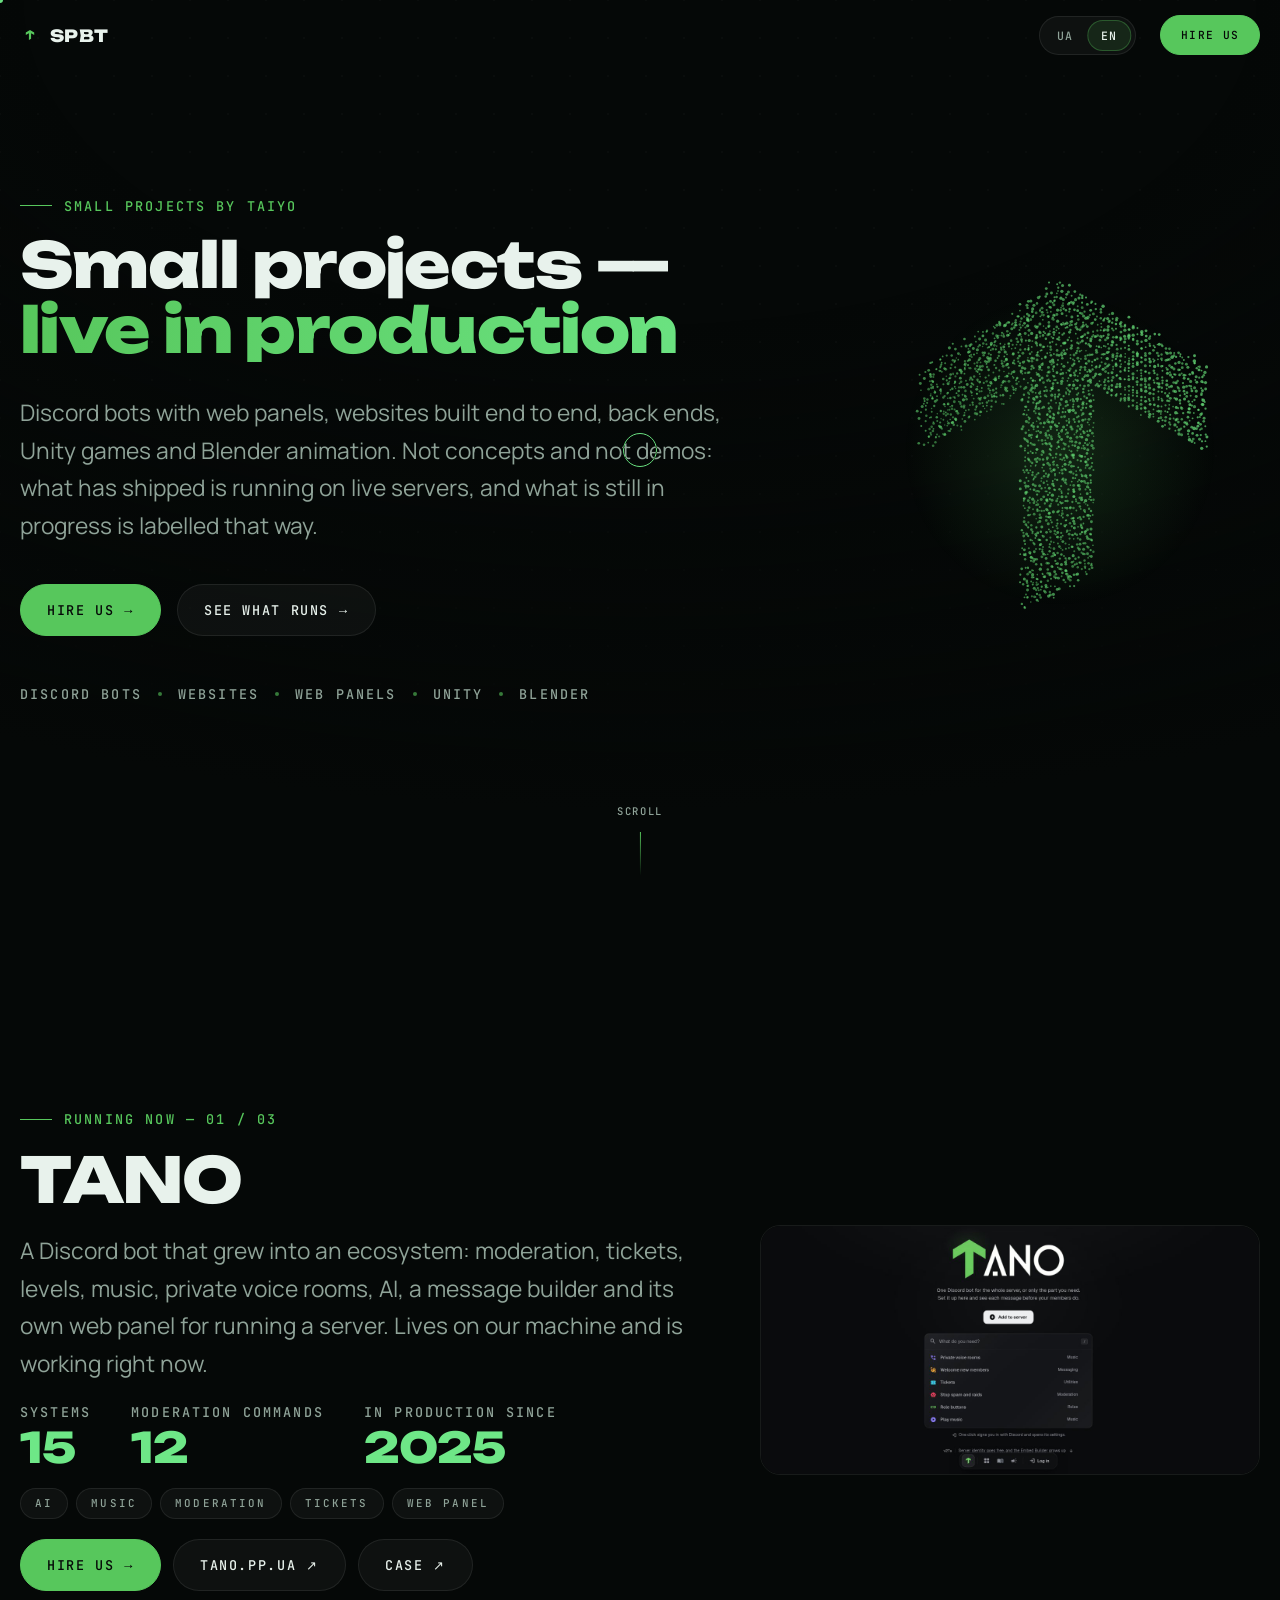
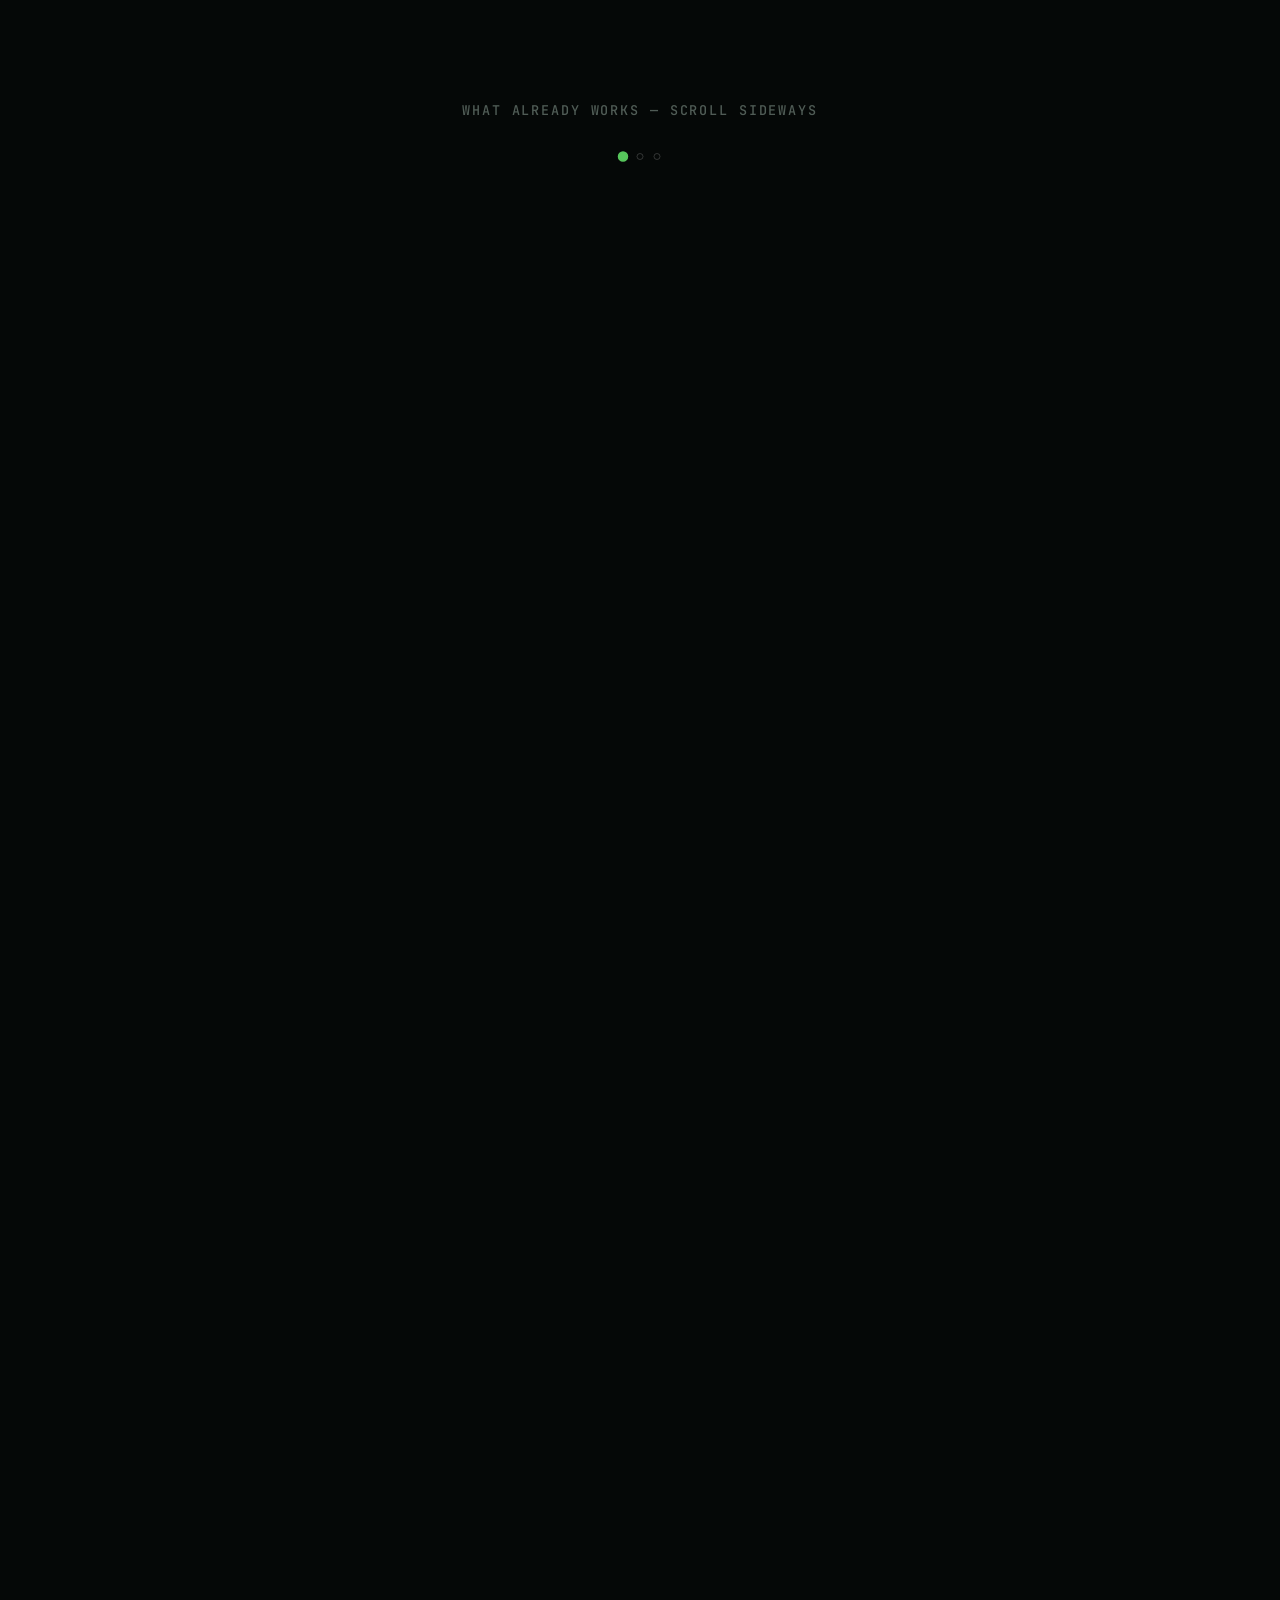
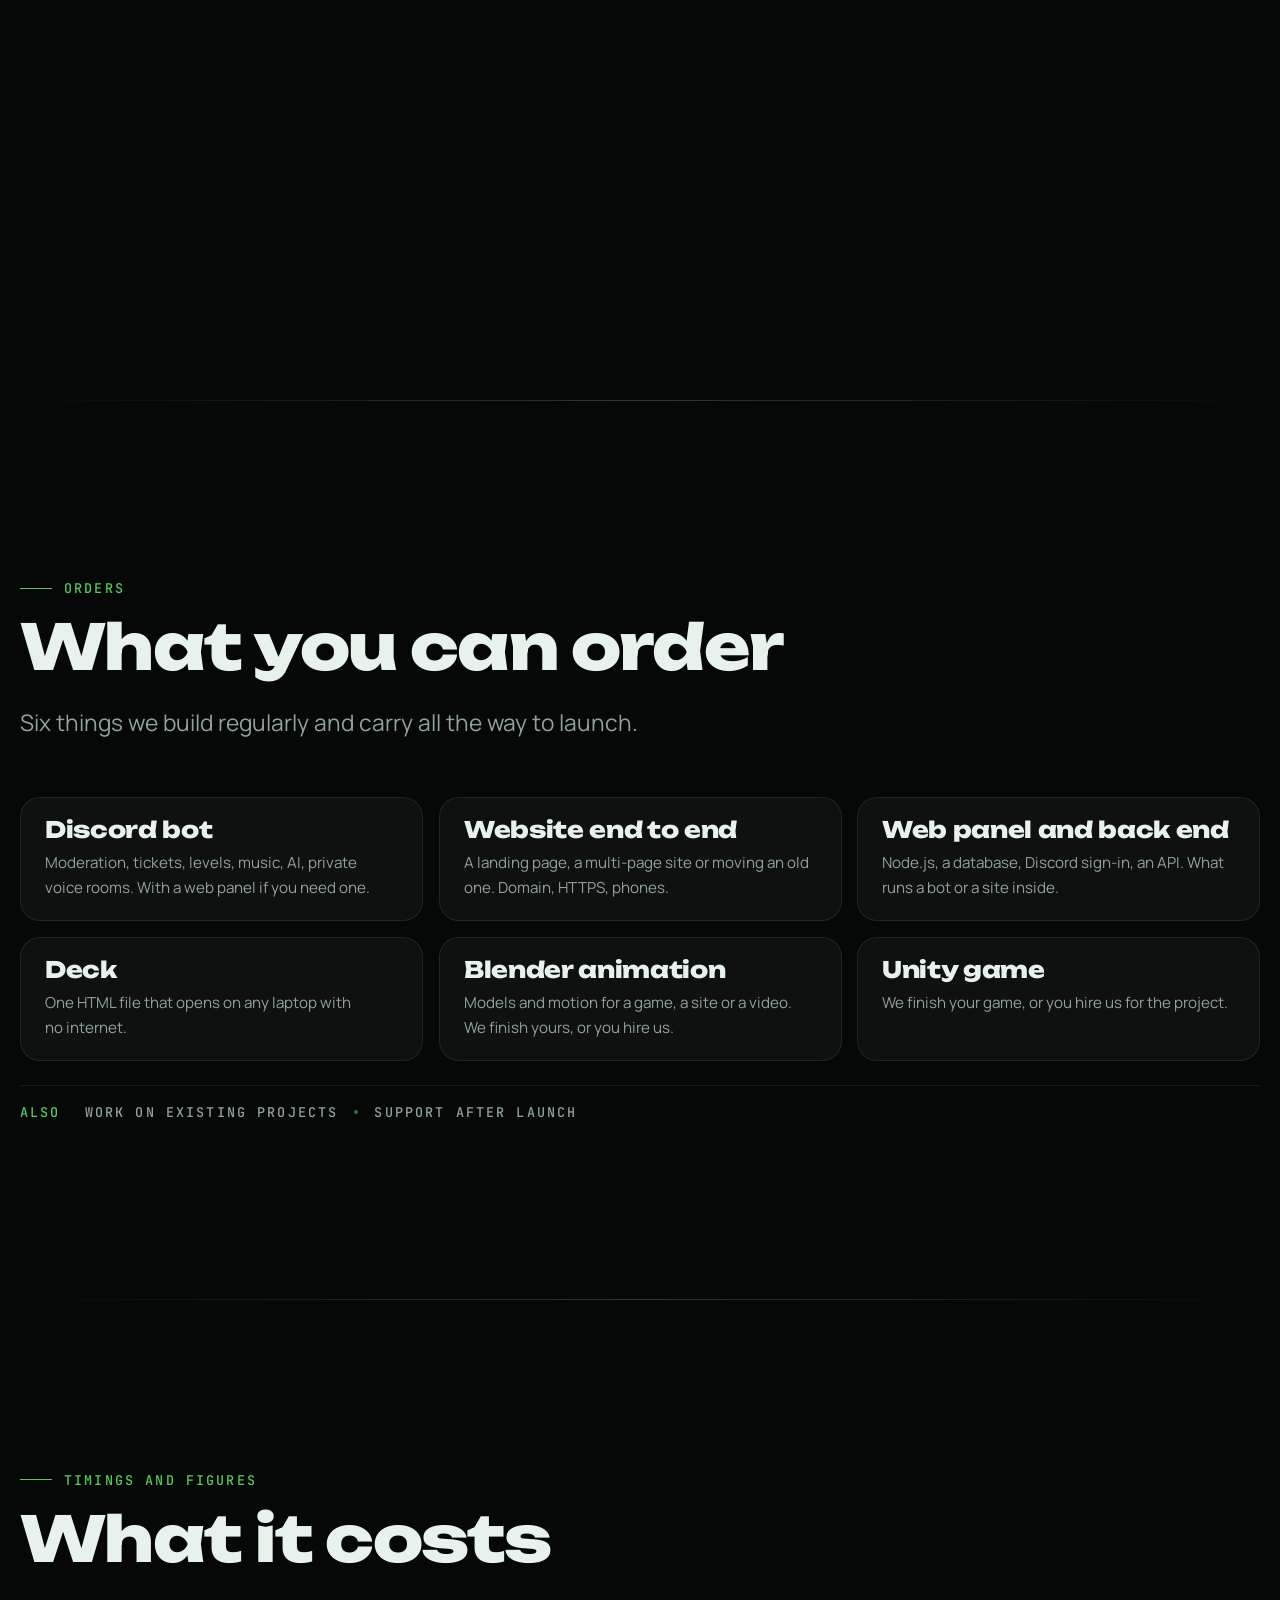
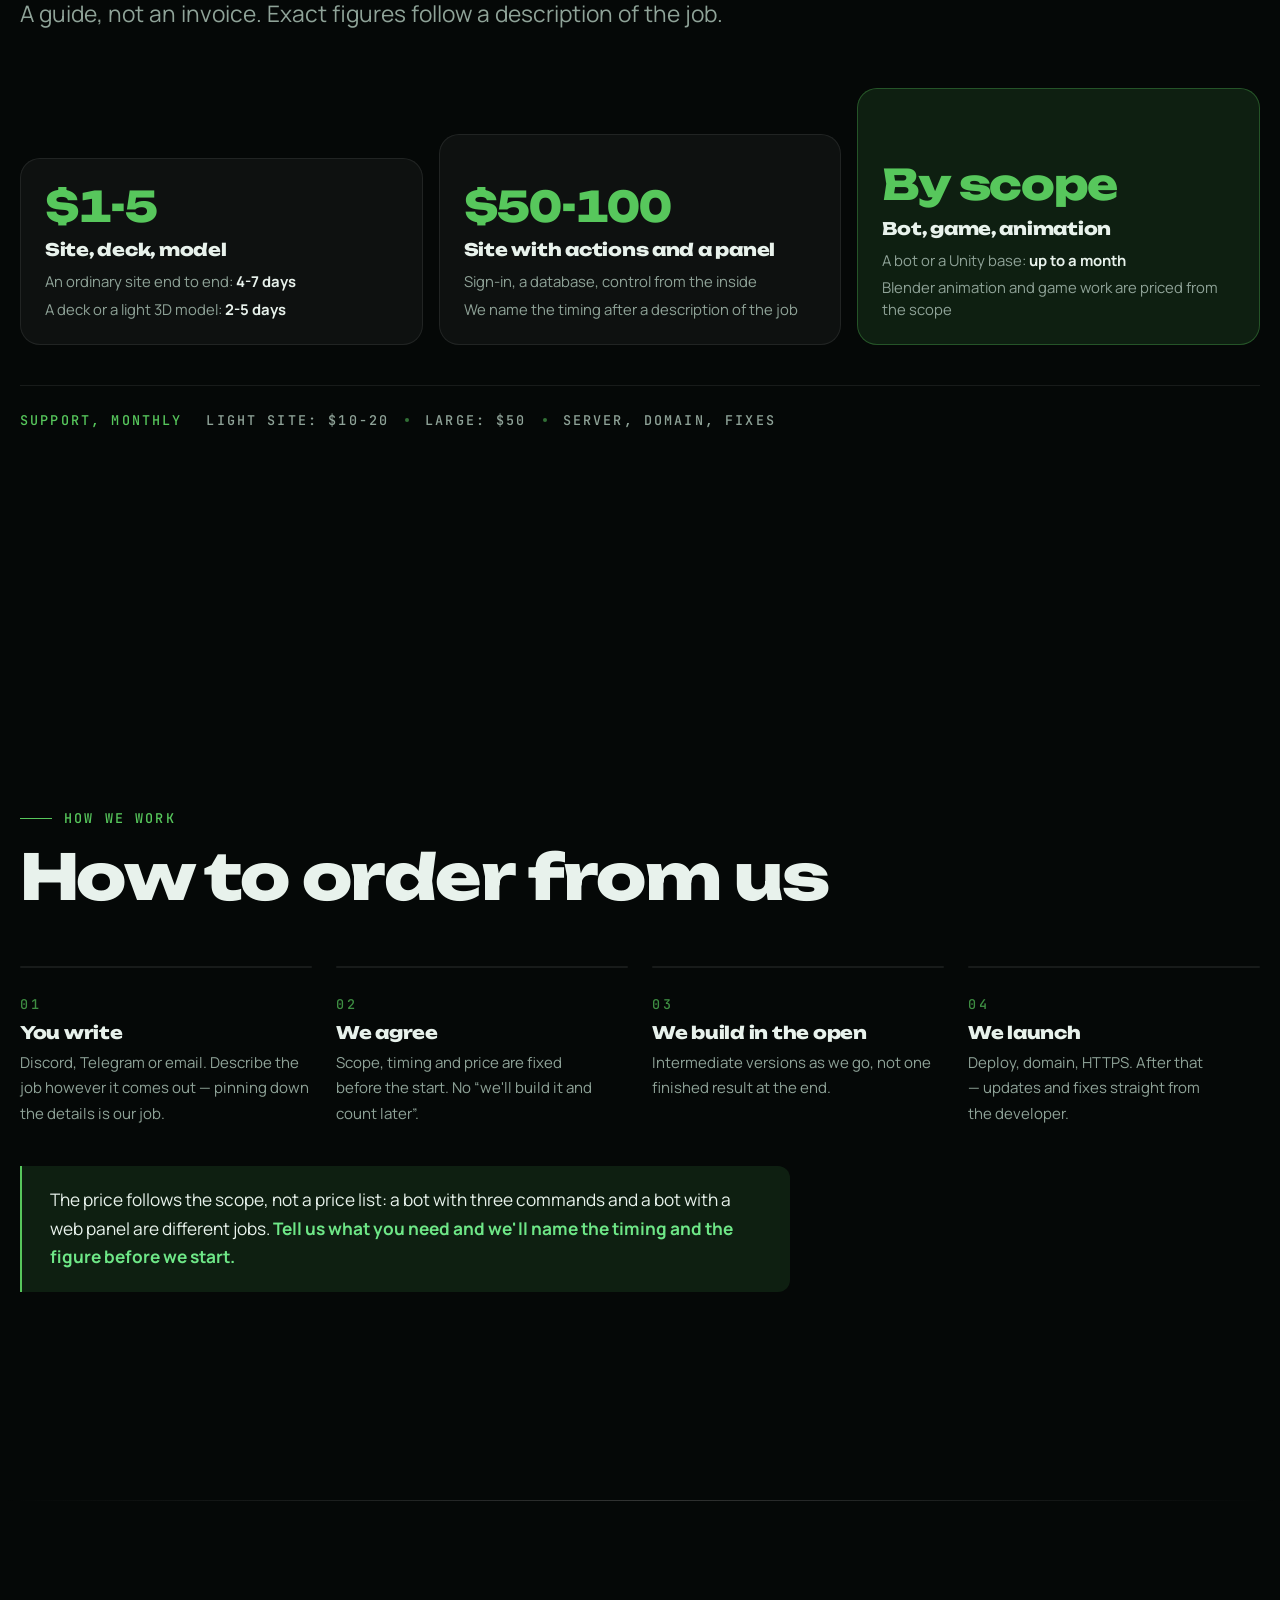
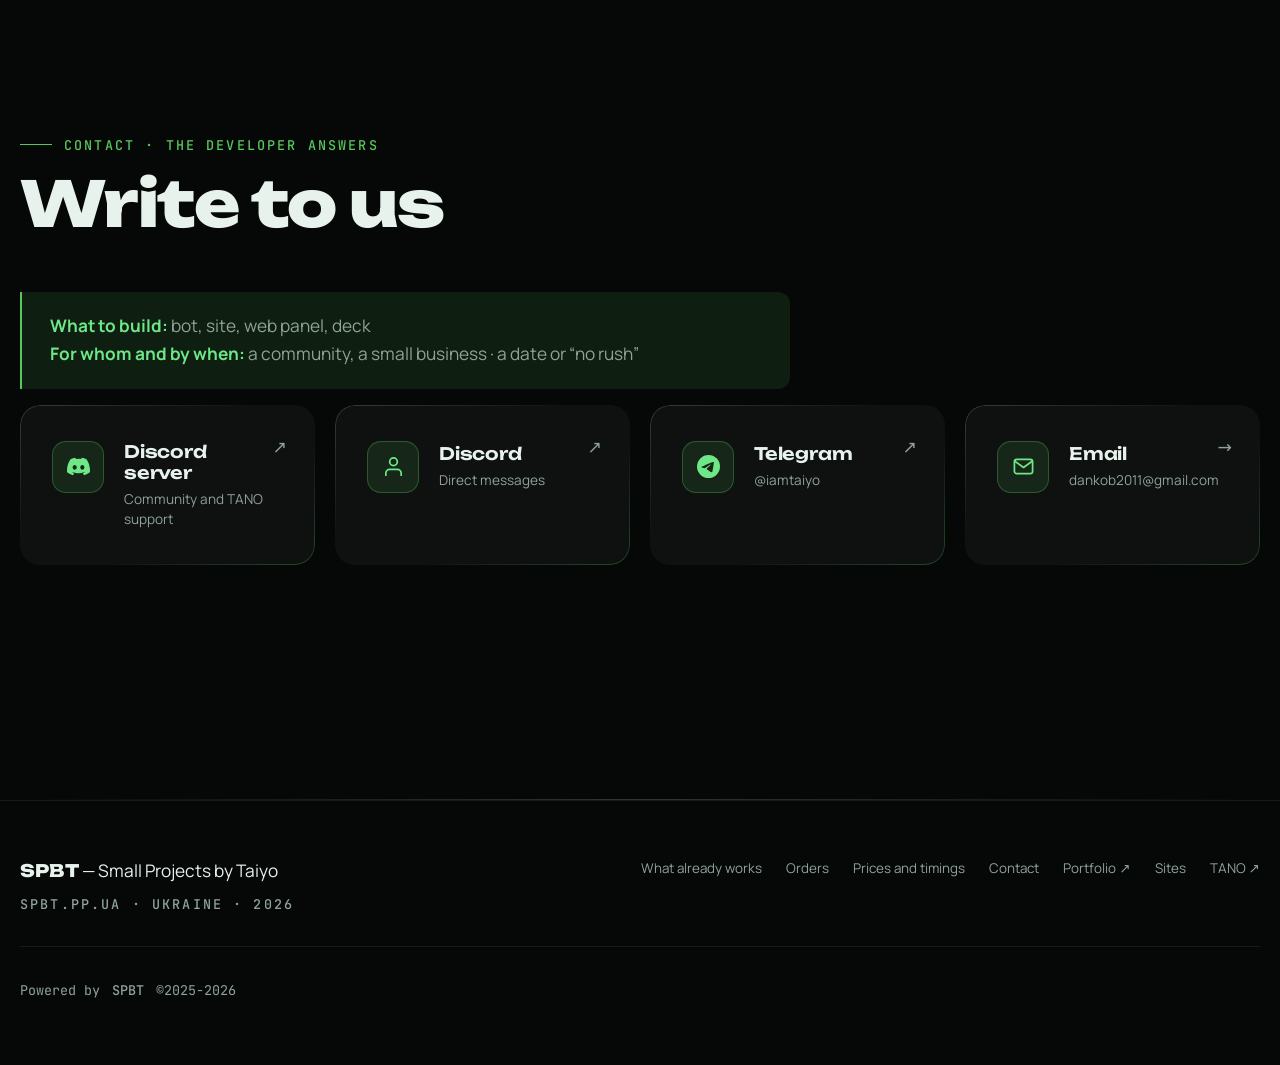
<file: index.html>
<!doctype html>
<!-- `slides` scopes the scroll-snap layout to this page, exactly as on the
     portfolio: 404.html is an ordinary short document and must not inherit
     mandatory snapping or a zeroed scroll-padding. -->
<html lang="uk" class="slides">
<head>
<meta charset="utf-8">
<meta name="viewport" content="width=device-width,initial-scale=1">
<script>
  document.documentElement.classList.add('js');
  window.__spbtFailsafe = setTimeout(function () {
    document.documentElement.classList.add('js-stalled');
  }, 2500);

  /* ─── Language routing ──────────────────────────────────────────────────
     Only this page routes. It is the x-default, so it is where a visitor with
     no opinion lands, and /en/ has to stay put — a shared /en/ link must open
     in English on any browser.

     Order of authority: an explicit click on the UA/EN capsule (remembered
     here, in the same handler, so the write lands before the link navigates)
     beats the browser's languages, which beat "stay". Without the memory the
     two pages would ping-pong: a Ukrainian speaker on an English browser
     clicks UA, arrives here, and gets sent straight back. The same-origin
     referrer check is the fallback for browsers where localStorage throws
     (Safari private mode) — it breaks the loop even with nothing stored.

     ES5 on purpose: this runs before anything else on the page and must not
     be the one thing that fails to parse.

     Inline and synchronous, not in site.js, because a module is deferred —
     a whole Ukrainian page would paint before the redirect fired.

     SEO: automatic redirection is only safe while every version is annotated
     with hreflang, which both pages are (uk / en / x-default below). Do not
     remove those links and leave this script.                             */
  (function () {
    var KEY = 'spbt-lang';
    var store = null;
    try { store = window.localStorage; } catch (err) {}

    document.addEventListener('click', function (e) {
      var opt = e.target && e.target.closest && e.target.closest('[data-lang]');
      if (!opt || !store) return;
      try { store.setItem(KEY, opt.getAttribute('data-lang')); } catch (err) {}
    });

    var saved = null;
    try { saved = store && store.getItem(KEY); } catch (err) {}
    if (saved === 'uk') return;
    if (saved !== 'en') {
      /* No stored choice. Follow the browser, and never bounce a visitor who
         has just come from somewhere on this site. */
      if (document.referrer.indexOf(location.origin) === 0) return;
      var langs = navigator.languages || [navigator.language || ''];
      for (var i = 0; i < langs.length; i += 1) {
        if (/^uk\b/i.test(String(langs[i]))) return;
      }
    }
    location.replace('/en/' + location.search + location.hash);
  })();
</script>
<title>SPBT — Discord-боти, сайти, ігри та 3D на замовлення</title>
<meta name="description" content="SPBT (Small Projects by Taiyo) — Discord-боти з веб-панелями, сайти під ключ, бекенд та інтерактивні презентації на замовлення. Дивіться, що вже працює, і пишіть напряму розробнику.">
<meta name="author" content="Taiyo Asano">
<meta name="theme-color" content="#050807">
<link rel="icon" href="/assets/img/favicon.svg" type="image/svg+xml">
<link rel="canonical" href="https://spbt.pp.ua/">
<link rel="alternate" hreflang="uk" href="https://spbt.pp.ua/">
<link rel="alternate" hreflang="en" href="https://spbt.pp.ua/en/">
<link rel="alternate" hreflang="x-default" href="https://spbt.pp.ua/">
<meta property="og:type" content="website">
<meta property="og:locale" content="uk_UA">
<meta property="og:locale:alternate" content="en_US">
<meta property="og:site_name" content="SPBT">
<meta property="og:title" content="SPBT — Discord-боти, сайти, ігри та 3D на замовлення">
<meta property="og:description" content="Малі проєкти — живий продакшн. Discord-боти з веб-панелями, сайти під ключ, бекенд та інтерактивні презентації. Пишіть напряму розробнику.">
<meta property="og:url" content="https://spbt.pp.ua/">
<meta property="og:image" content="https://spbt.pp.ua/assets/img/og.png">
<meta name="twitter:card" content="summary_large_image">
<meta name="twitter:title" content="SPBT — Discord-боти, сайти, ігри та 3D на замовлення">
<meta name="twitter:description" content="Малі проєкти — живий продакшн. Боти, сайти, бекенд, презентації. Пишіть напряму розробнику.">
<meta name="twitter:image" content="https://spbt.pp.ua/assets/img/og.png">
<link rel="preload" href="/assets/fonts/unbounded-800-cyrillic.woff2" as="font" type="font/woff2" crossorigin>
<link rel="preload" href="/assets/fonts/manrope-400-cyrillic.woff2" as="font" type="font/woff2" crossorigin>
<link rel="stylesheet" href="/assets/css/base.css">
<link rel="stylesheet" href="/assets/css/layout.css">
<link rel="stylesheet" href="/assets/css/components.css">
<link rel="stylesheet" href="/assets/css/spbt.css">
<script type="module" src="/assets/js/site.js"></script>
</head>
<body>
<canvas id="bg-grid" aria-hidden="true"></canvas>
<div class="cursor-dot" aria-hidden="true"></div>
<div class="cursor-ring" aria-hidden="true"></div>
<div class="page-wipe" aria-hidden="true"></div>

<a class="u-sr" href="#work">Перейти до вмісту</a>

<header class="nav" data-nav>
  <div class="nav__inner">
    <a class="nav__logo" href="#top" aria-label="SPBT — на початок">
      <svg viewBox="0 0 2000 2000" aria-hidden="true"><polygon points="1000,510 1420,755 1420,1000 1108,818 1108,1364 892,1490 892,818 580,1000 580,755" fill="currentColor"/></svg>
      SPBT
    </a>

    <div class="lang" role="group" aria-label="Мова сайту">
      <span class="lang__slider" aria-hidden="true"></span>
      <a class="lang__opt is-on" href="/" data-lang="uk" aria-current="true" lang="uk" hreflang="uk">UA</a>
      <a class="lang__opt" href="/en/" data-lang="en" lang="en" hreflang="en">EN</a>
    </div>

    <a class="btn btn--sm btn--primary nav__cta" data-magnetic href="#contact">Замовити</a>
  </div>
</header>

<main>

  <!-- ═══ 01 · Hero ══════════════════════════════════════════════════ -->
  <section class="hero snap" id="top">
    <div class="hero__inner u-container">
      <div class="hero__copy">
        <p class="u-mono u-eyebrow" data-reveal>Small Projects by Taiyo</p>
        <!-- Заголовок без крапки в кінці й із незламним пробілом перед тире:
             тире не має лишатися саме на рядку, якщо рядок таки переноситься.
             Довжина рядків тут не декоративна, а вимірена — див. коментар про
             .hero__title у assets/css/spbt.css. -->
        <h1 class="hero__title">
          <span data-type-in>Малі проєкти&nbsp;—</span>
          <span class="u-outline" data-reveal data-reveal-delay="2">живий продакшн</span>
        </h1>
        <p class="hero__lead" data-reveal data-reveal-delay="1">
          Discord-боти з веб-панелями, сайти під ключ, бекенд, ігри на Unity
          та анімація в Blender. Не концепти й не демо: те, що вже запущено, працює на
          живих серверах, а те, що в роботі, так і підписано.
        </p>
        <div class="hero__actions" data-reveal data-reveal-delay="2">
          <a class="btn btn--primary" data-magnetic href="#contact">Замовити <span aria-hidden="true">→</span></a>
          <a class="btn" data-magnetic href="#work">Що вже працює <span aria-hidden="true">→</span></a>
        </div>
        <ul class="hero__tags u-mono" data-reveal data-reveal-delay="3">
          <li>Discord-боти</li><li>Сайти під ключ</li><li>Веб-панелі</li><li>Unity</li><li>Blender</li>
        </ul>
      </div>

      <div class="hero__visual" data-reveal data-reveal-delay="2">
        <div class="glyph-card">
          <canvas id="hero-mark" aria-hidden="true"></canvas>
        </div>
      </div>
    </div>
    <div class="hero__scroll u-mono" aria-hidden="true"><span>Гортайте</span><i></i></div>
  </section>

  <!-- ═══ 02–04 · Що вже працює, горизонтально ═══════════════════════
       Те саме рішення, що на портфоліо: секція втричі вища за екран, у ній
       sticky-сцена, а рух панелей дає translateX від прогресу звичайної
       вертикальної прокрутки. Скрол лишається нативним — скролбар, клавіші
       й пошук по сторінці працюють. Три невидимі якорі дають по одній
       snap-точці на панель.                                           -->
  <section class="pjtrack" id="work" aria-labelledby="work-title" data-pjtrack style="--pj-n:3">
    <!-- Заголовок секції, який не займає жодного пікселя. `.u-sr`
         (base.css:195) — це position:absolute, тож sticky-сцена, три якорі
         й прогрес доріжки лишаються рівно там, де були.
         Видимий заголовок усередину сцени без нового CSS не ставиться: рядок
         має height:100%, а сцена — overflow:clip, тому будь-який блок у потоці
         зсуває панелі вниз рівно на свою висоту й стільки ж зрізає знизу, ще й
         ховається під фіксовану шапку (сцена стоїть top:0). Видиме обрамлення
         несуть надрядки панелей; `.pjtrack__hint` повторює назву секції. -->
    <h2 class="u-sr" id="work-title">Що вже працює</h2>
    <span class="pjtrack__anchor pjtrack__anchor--1" aria-hidden="true"></span>
    <span class="pjtrack__anchor pjtrack__anchor--2" aria-hidden="true"></span>
    <span class="pjtrack__anchor pjtrack__anchor--3" aria-hidden="true"></span>

    <div class="pjtrack__stage">
      <div class="pjtrack__row" data-pjrow>

        <article class="pjslide pj" id="tano">
          <div class="u-container pj__inner">
            <div class="pj__copy">
              <p class="u-mono u-eyebrow" data-reveal>Працює зараз — 01 / 03</p>
              <h3 class="pj__title" data-reveal data-reveal-delay="1">TANO</h3>
              <p class="pj__lead" data-reveal data-reveal-delay="2">
                Discord-бот, який виріс в екосистему: модерація, тікети, рівні,
                музика, приватні войси, AI, конструктор повідомлень і власна
                веб-панель керування сервером. Живе на нашому сервері й працює
                просто зараз.
              </p>
              <dl class="stats" data-reveal data-reveal-delay="3">
                <div><dt class="u-mono">Систем</dt><dd data-counter="15">15</dd></div>
                <div><dt class="u-mono">Команд модерації</dt><dd data-counter="12">12</dd></div>
                <div><dt class="u-mono">У продакшені з</dt><dd>2025</dd></div>
              </dl>
              <ul class="chips u-mono" data-reveal data-reveal-delay="4">
                <li>AI</li><li>Музика</li><li>Модерація</li><li>Тікети</li><li>Веб-панель</li>
              </ul>
              <div class="card__actions" data-reveal data-reveal-delay="5">
                <!-- Зелена кнопка на кожній панелі доказу веде всередину, на
                     #contact. Досі всі три були зовнішніми: сторінка, яка
                     продає, найгучнішою кнопкою відправляла відвідувача геть.
                     Доказ лишився поруч, просто вторинним.
                     Підпис короткий («Замовити», як у шапці й у героя): з
                     довшим три кнопки міряються ~503px проти ~458px колонки
                     тексту на 901px і переносяться у другий рядок, а панель
                     тут вирости не може — вона height:100% усередині сцени
                     з overflow:clip, тож зайвий рядок зрізається, а не
                     прокручується. -->
                <a class="btn btn--primary" data-magnetic href="#contact">Замовити <span aria-hidden="true">→</span></a>
                <a class="btn" data-magnetic href="https://tano.pp.ua/" target="_blank" rel="noopener">tano.pp.ua <span aria-hidden="true">↗</span></a>
                <!-- aria-label, бо на сторінці два посилання з текстом «Кейс»:
                     у списку посилань екранного читача вони були б нерозрізненні.
                     Видимий текст входить у назву, тому керування голосом
                     («натисни Кейс») теж працює. -->
                <a class="btn" data-magnetic href="https://taiyo.is-a.dev/tano/" target="_blank" rel="noopener" aria-label="Кейс TANO">Кейс <span aria-hidden="true">↗</span></a>
              </div>
            </div>
            <div class="pj__visual" data-reveal data-reveal-delay="2">
              <img src="/assets/img/tano-shot.jpg" width="1280" height="640" loading="lazy"
                   alt="Головна сторінка нової панелі TANO v27: одне речення про бота, кнопка Add to server і пошук «What do you need?» із найчастішими задачами">
            </div>
          </div>
        </article>

        <!-- SPBT_DB — наша база з відкритим кодом. Надрядок свій, не «Працює
             зараз»: у продакшені вона ще не стоїть, тож ця панель каже, коли
             її брати, а коли ні. Лід — рекомендація, а не опис; цифри
             виміряні (README репозиторію, бенчмарк проти JSON-файлів TANO v26).
             Зелена кнопка, як на кожній панелі, веде всередину, на #contact. -->
        <article class="pjslide pj" id="spbt-db">
          <div class="u-container pj__inner">
            <div class="pj__copy">
              <p class="u-mono u-eyebrow" data-reveal>Відкритий код — 02 / 03</p>
              <h3 class="pj__title" data-reveal data-reveal-delay="1">SPBT_DB</h3>
              <p class="pj__lead" data-reveal data-reveal-delay="2">
                Для ботів на Node.js на малому VPS, коли JSON-файли вже гальмують.
              </p>
              <dl class="stats" data-reveal data-reveal-delay="3">
                <div><dt class="u-mono">Читання зі 100 000</dt><dd>0,8 мкс</dd></div>
                <div><dt class="u-mono">RAM у простої</dt><dd>72 МБ</dd></div>
                <div><dt class="u-mono">kill -9 без втрат</dt><dd>100/100</dd></div>
              </dl>
              <div class="card__actions" data-reveal data-reveal-delay="4">
                <a class="btn btn--primary" data-magnetic href="#contact">Поставимо у ваш бот <span aria-hidden="true">→</span></a>
                <a class="btn" data-magnetic href="https://github.com/DanyloKob/SPBT_DB" target="_blank" rel="noopener">GitHub <span aria-hidden="true">↗</span></a>
              </div>
            </div>
            <div class="pj__visual" data-reveal data-reveal-delay="2">
              <img src="/assets/img/spbt-db-shot.jpg" width="1280" height="640" loading="lazy"
                   alt="Сторінка SPBT_DB на GitHub: відкритий репозиторій з описом, тегами й ліцензією MIT">
            </div>
          </div>
        </article>

        <article class="pjslide pj" id="sites">
          <div class="u-container pj__inner">
            <div class="pj__copy">
              <p class="u-mono u-eyebrow" data-reveal>Працює зараз — 03 / 03</p>
              <h3 class="pj__title" data-reveal data-reveal-delay="1">Сайти під ключ</h3>
              <p class="pj__lead" data-reveal data-reveal-delay="2">Верстка, бекенд, домен, HTTPS, деплой. Найновіший запуск: сайт Фізико-технічного ліцею.</p>
              <ul class="chips u-mono" data-reveal data-reveal-delay="3">
                <li>Статика</li><li>PHP</li><li>Node.js</li><li>Next.js</li><li>Адаптив</li>
              </ul>
              <div class="card__actions" data-reveal data-reveal-delay="4">
                <a class="btn btn--primary" data-magnetic href="#contact">Замовити сайт <span aria-hidden="true">→</span></a>
                <a class="btn" data-magnetic href="/sites/" aria-label="Кейс: усі наші сайти">Кейс <span aria-hidden="true">→</span></a>
              </div>
            </div>
            <div class="pj__visual" data-reveal data-reveal-delay="2">
              <img src="/assets/img/site-ftl.jpg" width="1120" height="700" loading="lazy"
                   alt="Новий сайт Фізико-технічного ліцею: бічне меню, дві фотографії корпусів, емблема і назва ліцею">
            </div>
          </div>
        </article>

      </div><!-- /.pjtrack__row -->

      <div class="pjtrack__dots" data-pjdots aria-hidden="true">
        <span class="is-on"></span><span></span><span></span>
      </div>
      <p class="pjtrack__hint u-mono" aria-hidden="true">Що вже працює — гортайте убік</p>
    </div><!-- /.pjtrack__stage -->
  </section>

  <!-- ═══ 05 · Що можна замовити ═════════════════════════════════════ -->
  <section class="section section--soft snap" id="order" aria-labelledby="order-title">
    <div class="u-container">
      <p class="u-mono u-eyebrow" data-reveal>Замовлення</p>
      <h2 class="section__title" id="order-title" data-reveal data-reveal-delay="1">Що можна замовити</h2>
      <p class="section__lead" data-reveal data-reveal-delay="2">
        Шість речей, які ми робимо регулярно й доводимо до запуску.
      </p>
      <div class="cards cards--offer">
        <article class="card card--skill" data-tilt data-reveal data-reveal-delay="1">
          <h3>Discord-бот</h3>
          <p>Модерація, тікети, рівні, музика, AI, приватні войси. За потреби з веб-панеллю.</p>
        </article>
        <article class="card card--skill" data-tilt data-reveal data-reveal-delay="2">
          <h3>Сайт під ключ</h3>
          <p>Лендинг, багатосторінковий сайт або перенесення старого. Домен, HTTPS, телефони.</p>
        </article>
        <article class="card card--skill" data-tilt data-reveal data-reveal-delay="3">
          <h3>Веб-панель і бекенд</h3>
          <p>Node.js, база даних, вхід через Discord, API. Те, що керує ботом або сайтом.</p>
        </article>
        <article class="card card--skill" data-tilt data-reveal data-reveal-delay="4">
          <h3>Презентація</h3>
          <p>Один HTML-файл, який відкриється на будь-якому ноутбуці без інтернету.</p>
        </article>
        <article class="card card--skill" data-tilt data-reveal data-reveal-delay="4">
          <h3>Анімація в Blender</h3>
          <p>Моделі й рух під гру, сайт або ролик. Доробимо вашу або наймете нас.</p>
        </article>
        <article class="card card--skill" data-tilt data-reveal data-reveal-delay="4">
          <h3>Гра на Unity</h3>
          <p>Доробимо вашу гру або наймете нас на проєкт.</p>
        </article>
      </div>
      <div class="also" data-reveal data-reveal-delay="5">
        <p class="also__label u-mono">Також</p>
        <ul class="facts u-mono">
          <li>Доробки наявних проєктів</li><li>Підтримка після запуску</li>
        </ul>
      </div>
    </div>
  </section>

  <!-- ═══ 06 · Скільки це коштує ═════════════════════════════════════
       Сходи з трьох щаблів, а не три рівні картки: ціна зростає разом із
       роботою, і вигляд каже те саме, що цифри. Опис у spbt.css, .tiers.
       Суми лише ті, які назвав власник: для анімації й доробки гри суми
       немає, тому вони стоять на щаблі «За обсягом».                     -->
  <section class="section snap" id="price">
    <div class="u-container">
      <p class="u-mono u-eyebrow" data-reveal>Строки й суми</p>
      <h2 class="section__title" data-reveal data-reveal-delay="1">Скільки це коштує</h2>
      <p class="section__lead" data-reveal data-reveal-delay="2">
        Це орієнтир, а не рахунок. Точні цифри назвемо після опису задачі.
      </p>
      <!-- Тег — <div>, а не <p>. У components.css `.pair p` (рядок 469) це
           клас плюс тип, тобто вага вища за сам `.pair__tag` (рядок 470), і
           він забирає в нього і колір, і нижній відступ: зелена сума стала б
           сірою й злиплася б із заголовком. Той самий капкан уже спрацював
           на портфоліо, де `.tl__year` лежить у <p> усередині `.tl__node`. -->
      <ol class="tiers">
        <li class="tier" data-reveal data-reveal-delay="1">
          <div class="tier__sum">$1-5</div>
          <h3>Сайт, презентація, модель</h3>
          <ul>
            <li>Звичайний сайт під ключ: <b>4-7 днів</b></li>
            <li>Презентація або легка 3D-модель: <b>2-5 днів</b></li>
          </ul>
        </li>
        <li class="tier" data-reveal data-reveal-delay="2">
          <div class="tier__sum">$50-100</div>
          <h3>Сайт із діями та панеллю</h3>
          <ul>
            <li>Вхід, база даних, керування зсередини</li>
            <li>Строк називаємо після опису задачі</li>
          </ul>
        </li>
        <li class="tier tier--top" data-reveal data-reveal-delay="3">
          <div class="tier__sum">За обсягом</div>
          <h3>Бот, гра, анімація</h3>
          <ul>
            <li>Бот або основа на Unity: <b>до місяця</b></li>
            <li>Анімацію в Blender і доробку гри рахуємо від обсягу</li>
          </ul>
        </li>
      </ol>
      <!-- Підтримка — інший товар, ніж збірка: вона щомісячна й не має
           «готово». Тому не четвертий .pair, а той самий тихий рядок
           `.also`, яким під картками #order уже позначено «це теж є, але
           це не те, що ми продаємо». -->
      <div class="also" data-reveal data-reveal-delay="4">
        <p class="also__label u-mono">Підтримка щомісяця</p>
        <ul class="facts u-mono">
          <li>Легкий сайт: $10-20</li><li>Великий: $50</li><li>Сервер, домен, фікси</li>
        </ul>
      </div>
    </div>
  </section>

  <!-- ═══ 07 · Як замовити ═══════════════════════════════════════════ -->
  <section class="section snap" id="how">
    <div class="u-container">
      <p class="u-mono u-eyebrow" data-reveal>Порядок роботи</p>
      <h2 class="section__title" data-reveal data-reveal-delay="1">Як у нас замовити</h2>
      <div class="flow">
        <div class="flow__step" data-reveal data-reveal-delay="1">
          <span class="flow__num u-mono">01</span>
          <h3>Пишете</h3>
          <p>Discord, Telegram або пошта. Опишіть задачу як вийде — уточнити
             деталі вже наша робота.</p>
        </div>
        <div class="flow__step" data-reveal data-reveal-delay="2">
          <span class="flow__num u-mono">02</span>
          <h3>Узгоджуємо</h3>
          <p>Обсяг, строк і ціна фіксуються до старту. Без «зробимо — потім
             порахуємо».</p>
        </div>
        <div class="flow__step" data-reveal data-reveal-delay="3">
          <span class="flow__num u-mono">03</span>
          <h3>Робимо з показами</h3>
          <p>Проміжні версії по ходу, а не один готовий результат у кінці.</p>
        </div>
        <div class="flow__step" data-reveal data-reveal-delay="4">
          <span class="flow__num u-mono">04</span>
          <h3>Запускаємо</h3>
          <p>Деплой, домен, HTTPS. Далі — оновлення й фікси напряму
             з розробником.</p>
        </div>
      </div>
      <p class="note" data-reveal data-reveal-delay="5">
        Ціна залежить від обсягу, а не від прайс-листа: бот на три команди
        і бот із веб-панеллю — різні роботи.
        <strong>Напишіть, що потрібно, — назвемо строк і суму до початку.</strong>
      </p>
    </div>
  </section>

  <!-- ═══ 08 · Контакти ══════════════════════════════════════════════ -->
  <section class="section section--soft snap" id="contact">
    <div class="u-container">
      <p class="u-mono u-eyebrow" data-reveal>Контакти · відповідає розробник</p>
      <h2 class="section__title" data-reveal data-reveal-delay="1">Напишіть нам</h2>
      <!-- Ці ж питання стояли тут прозою («згадайте: що потрібно, для чого
           і коли») і проблеми порожнього поля не знімали: прочитати перелік
           і почати з нуля в Discord — це все одно почати з нуля. Тепер це
           рядки, які виділяються, копіюються й дописуються; сіре — приклади
           масштабу відповіді, їх замінюють, а не лишають.

           Ліда немає, і рядків два, а не три. Слайд заввишки 100svh, а над
           `.tiles` було рівно 33px запасу у вікні 1024×768: `.note` коштує
           126px плюс 16px нижнього поля <p> (base.css:118 — spbt.css задає
           їй лише margin-top), тоді як `.section__lead` віддає всього 61px.
           Трирядковий варіант навіть без ліда міряється 780px при 1024×768,
           тобто на 12px за екран; дворядковий — 751px і вміщується скрізь,
           де вмикається mandatory-snap. Заголовок скорочувати марно: він і
           з двадцяти символів лягав в один рядок, бо `.section__title` має
           max-width:min(20ch,100%), а 20ch дисплейного шрифту ширші за
           контейнер, тож обмеження не спрацьовує.

           Обіцянка «назвемо строк і суму» вже стоїть слайдом вище, у `.note`
           секції #how, тому лід нічого не втратив. Слово «скопіюйте» свідомо
           не всередині блоку: усе, що там, потрапляє в буфер разом із
           рядками. -->
      <p class="note" data-reveal data-reveal-delay="2">
        <strong>Що зробити:</strong> <span class="u-muted">бот, сайт, веб-панель, презентація</span><br>
        <strong>Для кого і коли:</strong> <span class="u-muted">спільнота, малий бізнес · дата або «не горить»</span>
      </p>
      <ul class="tiles">
        <li><a class="tile" data-magnetic data-reveal data-reveal-delay="1"
               href="https://discord.com/invite/b8QpW8W6fR" target="_blank" rel="noopener">
          <span class="tile__icon" aria-hidden="true"><svg viewBox="0 0 24 24" fill="currentColor"><path d="M20.317 4.37a19.79 19.79 0 0 0-4.885-1.515.074.074 0 0 0-.079.037c-.21.375-.444.865-.608 1.25a18.27 18.27 0 0 0-5.487 0 12.64 12.64 0 0 0-.617-1.25.077.077 0 0 0-.079-.037A19.736 19.736 0 0 0 3.677 4.37a.07.07 0 0 0-.032.027C.533 9.046-.32 13.58.099 18.058a.082.082 0 0 0 .031.056 19.9 19.9 0 0 0 5.993 3.03.078.078 0 0 0 .084-.028c.462-.63.874-1.295 1.226-1.994a.076.076 0 0 0-.041-.106 13.1 13.1 0 0 1-1.872-.892.077.077 0 0 1-.008-.128c.126-.094.252-.192.372-.291a.074.074 0 0 1 .078-.01c3.928 1.793 8.18 1.793 12.061 0a.074.074 0 0 1 .079.009c.12.099.246.198.373.292a.077.077 0 0 1-.007.128c-.598.35-1.22.644-1.873.891a.077.077 0 0 0-.04.107c.36.698.772 1.363 1.225 1.993a.076.076 0 0 0 .084.029 19.84 19.84 0 0 0 6.002-3.03.077.077 0 0 0 .032-.055c.5-5.177-.838-9.674-3.549-13.66a.061.061 0 0 0-.031-.029ZM8.02 15.331c-1.183 0-2.157-1.086-2.157-2.419 0-1.333.955-2.419 2.157-2.419 1.211 0 2.176 1.095 2.157 2.419 0 1.333-.956 2.419-2.157 2.419Zm7.975 0c-1.183 0-2.157-1.086-2.157-2.419 0-1.333.955-2.419 2.157-2.419 1.211 0 2.176 1.095 2.157 2.419 0 1.333-.946 2.419-2.157 2.419Z"/></svg></span>
          <span class="tile__label">Discord-сервер</span>
          <span class="tile__meta u-muted">Спільнота та підтримка TANO</span>
          <span class="tile__arrow" aria-hidden="true">↗</span>
        </a></li>

        <li><a class="tile" data-magnetic data-reveal data-reveal-delay="2"
               href="https://discord.com/users/1081494299205705738" target="_blank" rel="noopener">
          <span class="tile__icon" aria-hidden="true"><svg viewBox="0 0 24 24" fill="none" stroke="currentColor" stroke-width="1.8" stroke-linecap="round" stroke-linejoin="round"><path d="M20 21v-2a4 4 0 0 0-4-4H8a4 4 0 0 0-4 4v2"/><circle cx="12" cy="7" r="4"/></svg></span>
          <span class="tile__label">Discord</span>
          <span class="tile__meta u-muted">Особисті повідомлення</span>
          <span class="tile__arrow" aria-hidden="true">↗</span>
        </a></li>

        <li><a class="tile" data-magnetic data-reveal data-reveal-delay="3"
               href="https://t.me/iamtaiyo" target="_blank" rel="noopener">
          <span class="tile__icon" aria-hidden="true"><svg viewBox="0 0 24 24" fill="currentColor"><path d="M11.944 0A12 12 0 0 0 0 12a12 12 0 0 0 12 12 12 12 0 0 0 12-12A12 12 0 0 0 12 0a12 12 0 0 0-.056 0zm4.962 7.224c.1-.002.321.023.465.14a.506.506 0 0 1 .171.325c.016.093.036.306.02.472-.18 1.898-.962 6.502-1.36 8.627-.168.9-.499 1.201-.82 1.23-.696.065-1.225-.46-1.9-.902-1.056-.693-1.653-1.124-2.678-1.8-1.185-.78-.417-1.21.258-1.91.177-.184 3.247-2.977 3.307-3.23.007-.032.014-.15-.056-.212s-.174-.041-.249-.024c-.106.024-1.793 1.14-5.061 3.345-.48.33-.913.49-1.302.48-.428-.008-1.252-.241-1.865-.44-.752-.245-1.349-.374-1.297-.789.027-.216.325-.437.893-.663 3.498-1.524 5.83-2.529 6.998-3.014 3.332-1.386 4.025-1.627 4.476-1.635z"/></svg></span>
          <span class="tile__label">Telegram</span>
          <span class="tile__meta u-muted">@iamtaiyo</span>
          <span class="tile__arrow" aria-hidden="true">↗</span>
        </a></li>

        <li><a class="tile" data-magnetic data-reveal data-reveal-delay="4" href="mailto:dankob2011@gmail.com">
          <span class="tile__icon" aria-hidden="true"><svg viewBox="0 0 24 24" fill="none" stroke="currentColor" stroke-width="1.8" stroke-linecap="round" stroke-linejoin="round"><rect x="2.5" y="4.5" width="19" height="15" rx="2.5"/><path d="m3 6.5 9 6.5 9-6.5"/></svg></span>
          <span class="tile__label">Пошта</span>
          <span class="tile__meta u-muted">dankob2011@gmail.com</span>
          <span class="tile__arrow" aria-hidden="true">→</span>
        </a></li>
      </ul>
    </div>
  </section>

</main>

<footer class="footer">
  <div class="u-container footer__inner">
    <div class="footer__brand">
      <p><strong>SPBT</strong> — Small Projects by Taiyo</p>
      <p class="footer__meta u-mono">spbt.pp.ua · Україна · 2026</p>
    </div>
    <nav class="footer__nav" aria-label="Навігація у футері">
      <a href="#work">Що вже працює</a>
      <a href="#order">Замовлення</a>
      <a href="#price">Ціни й строки</a>
      <a href="#contact">Контакти</a>
      <a href="https://taiyo.is-a.dev/" target="_blank" rel="noopener">Портфоліо <span aria-hidden="true">↗</span></a>
      <a href="/sites/">Сайти</a>
      <a href="https://tano.pp.ua/" target="_blank" rel="noopener">TANO <span aria-hidden="true">↗</span></a>
    </nav>
    <p class="footer__powered">
      Powered by <strong>SPBT</strong> <span>&copy;2025-2026</span>
    </p>
  </div>
</footer>
</body>
</html>
</file>
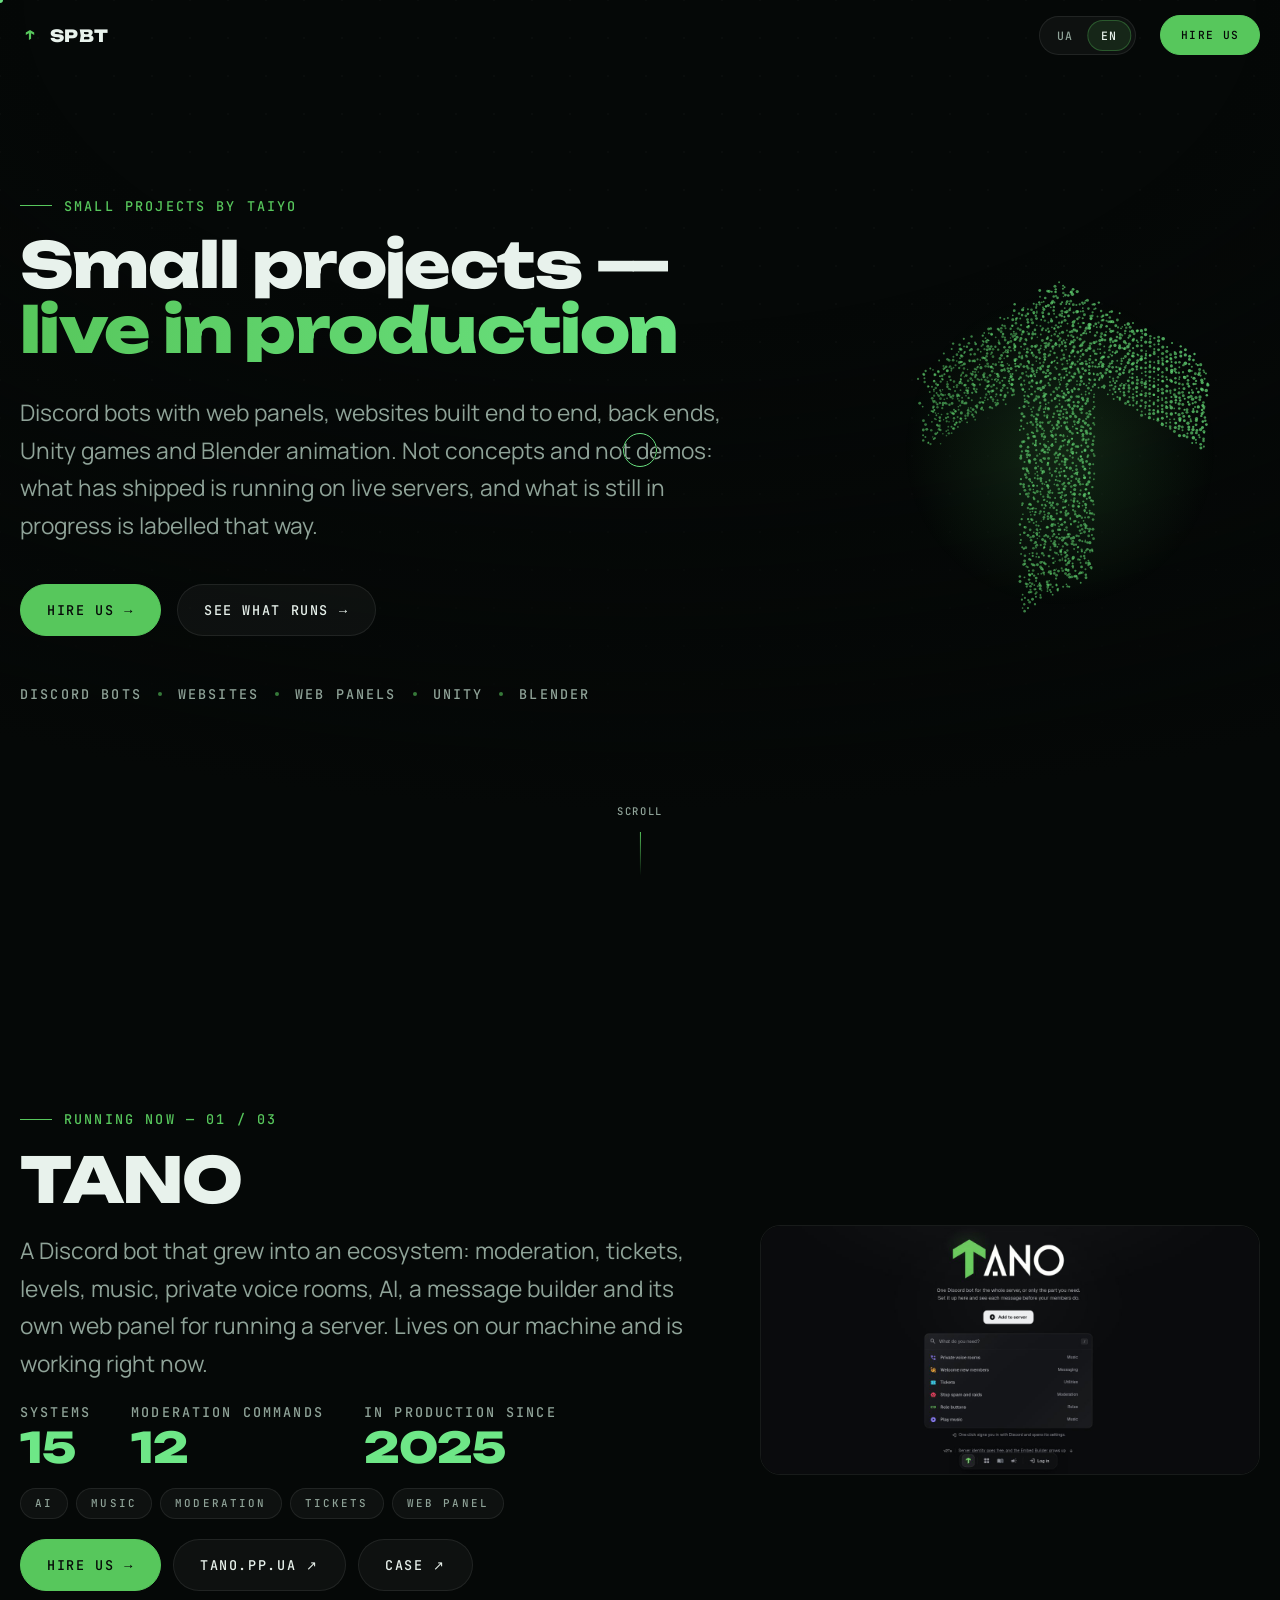
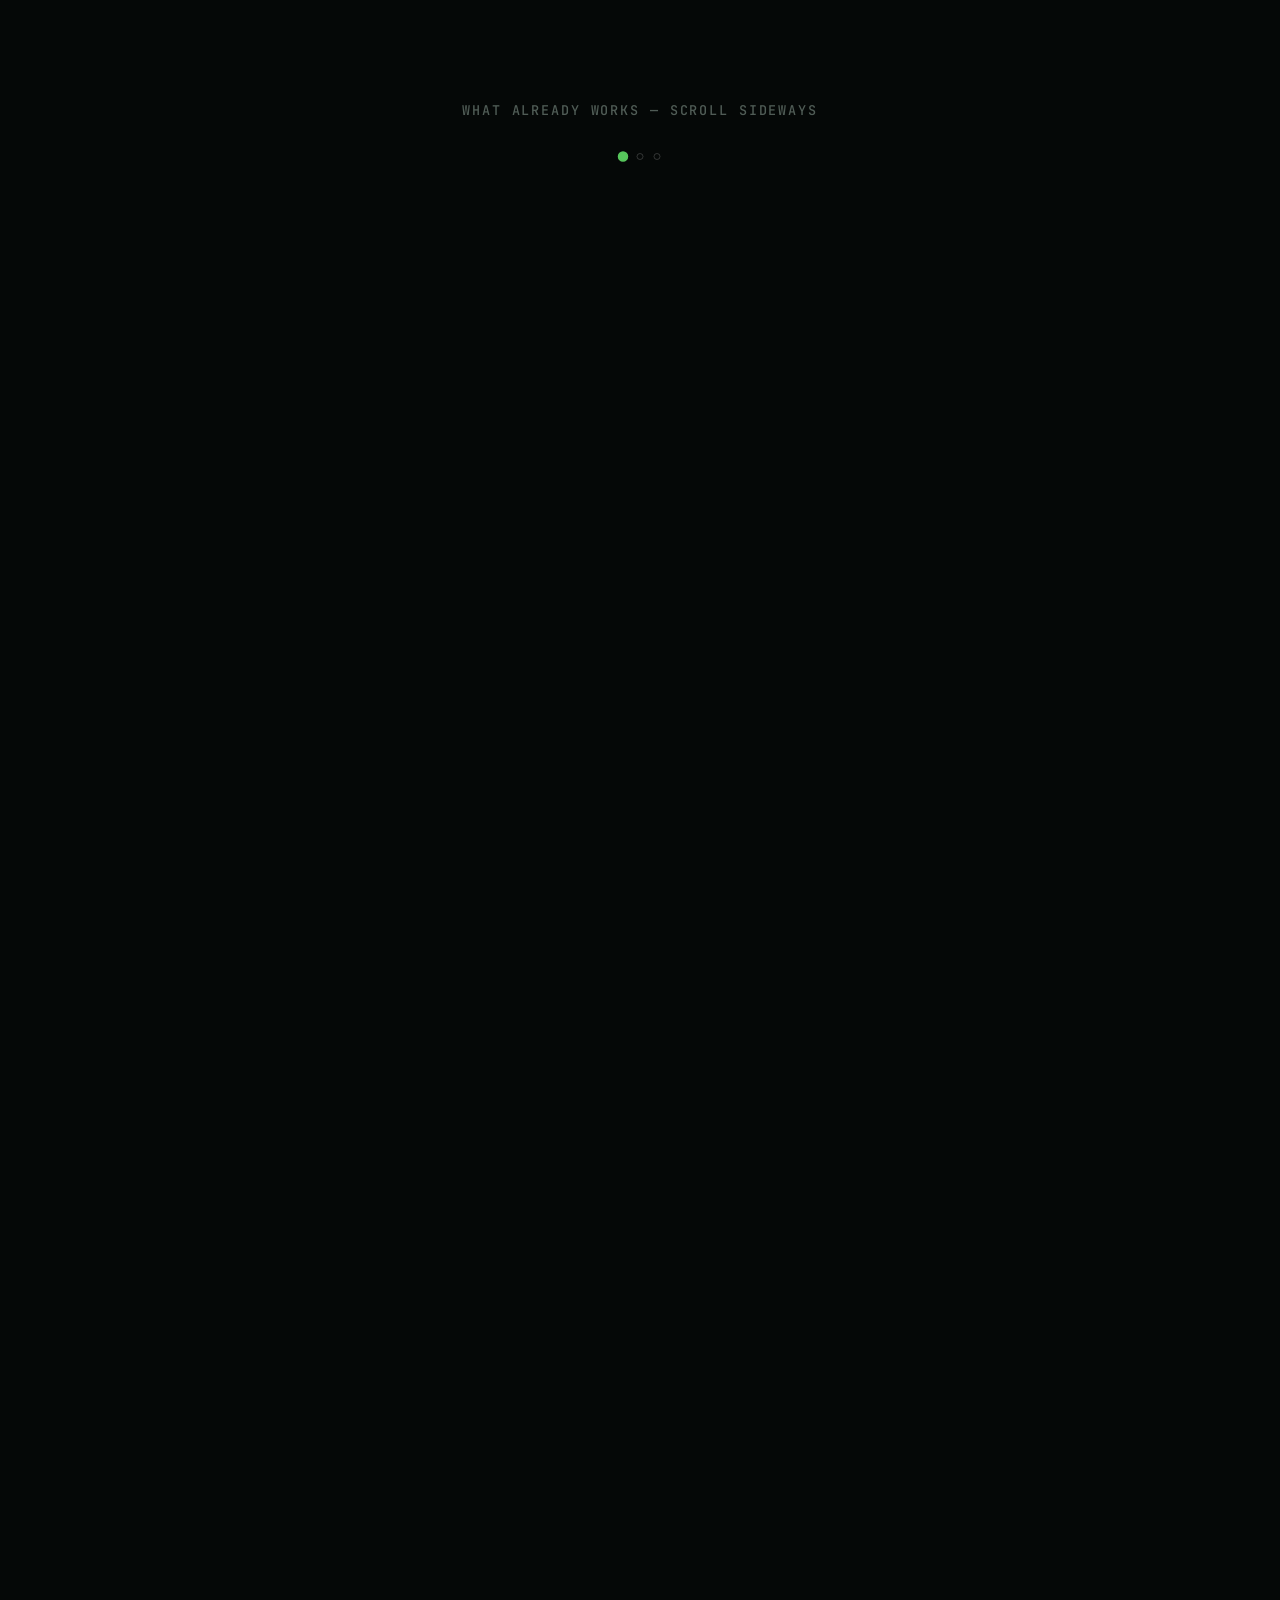
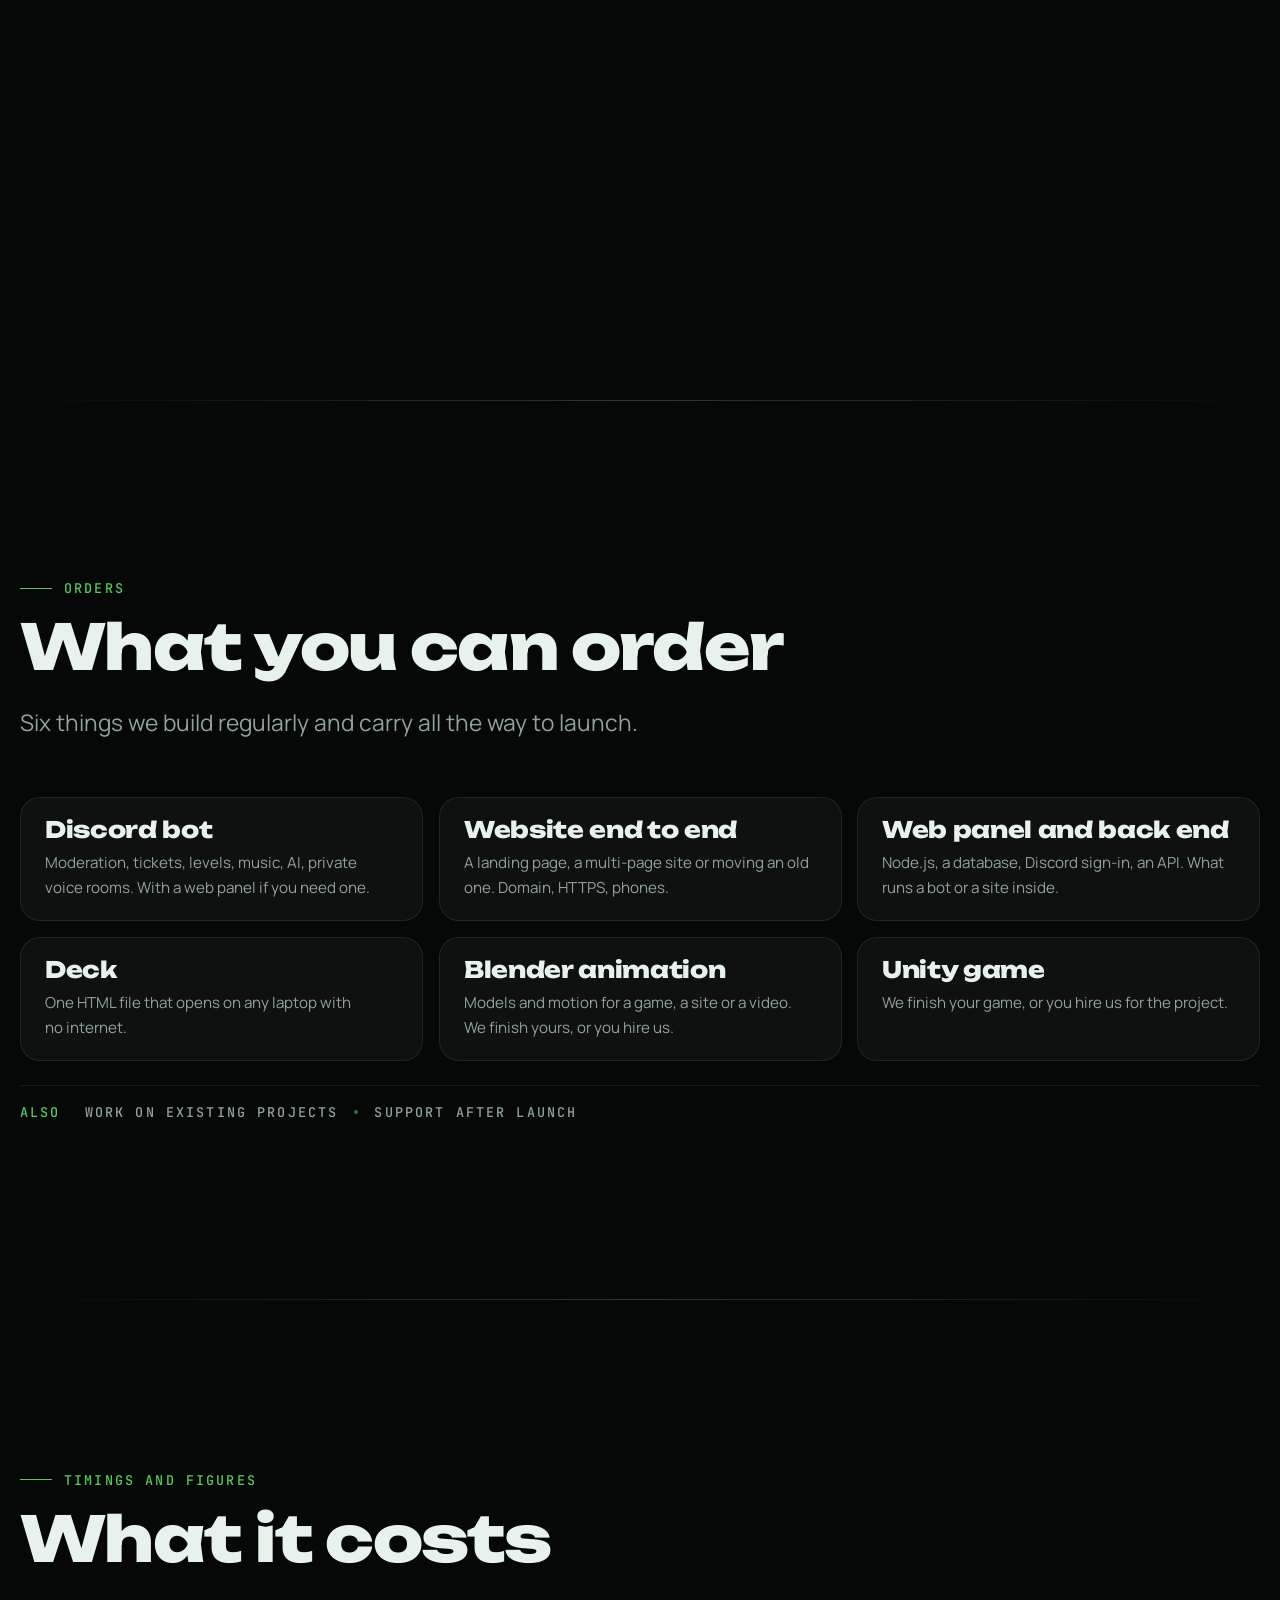
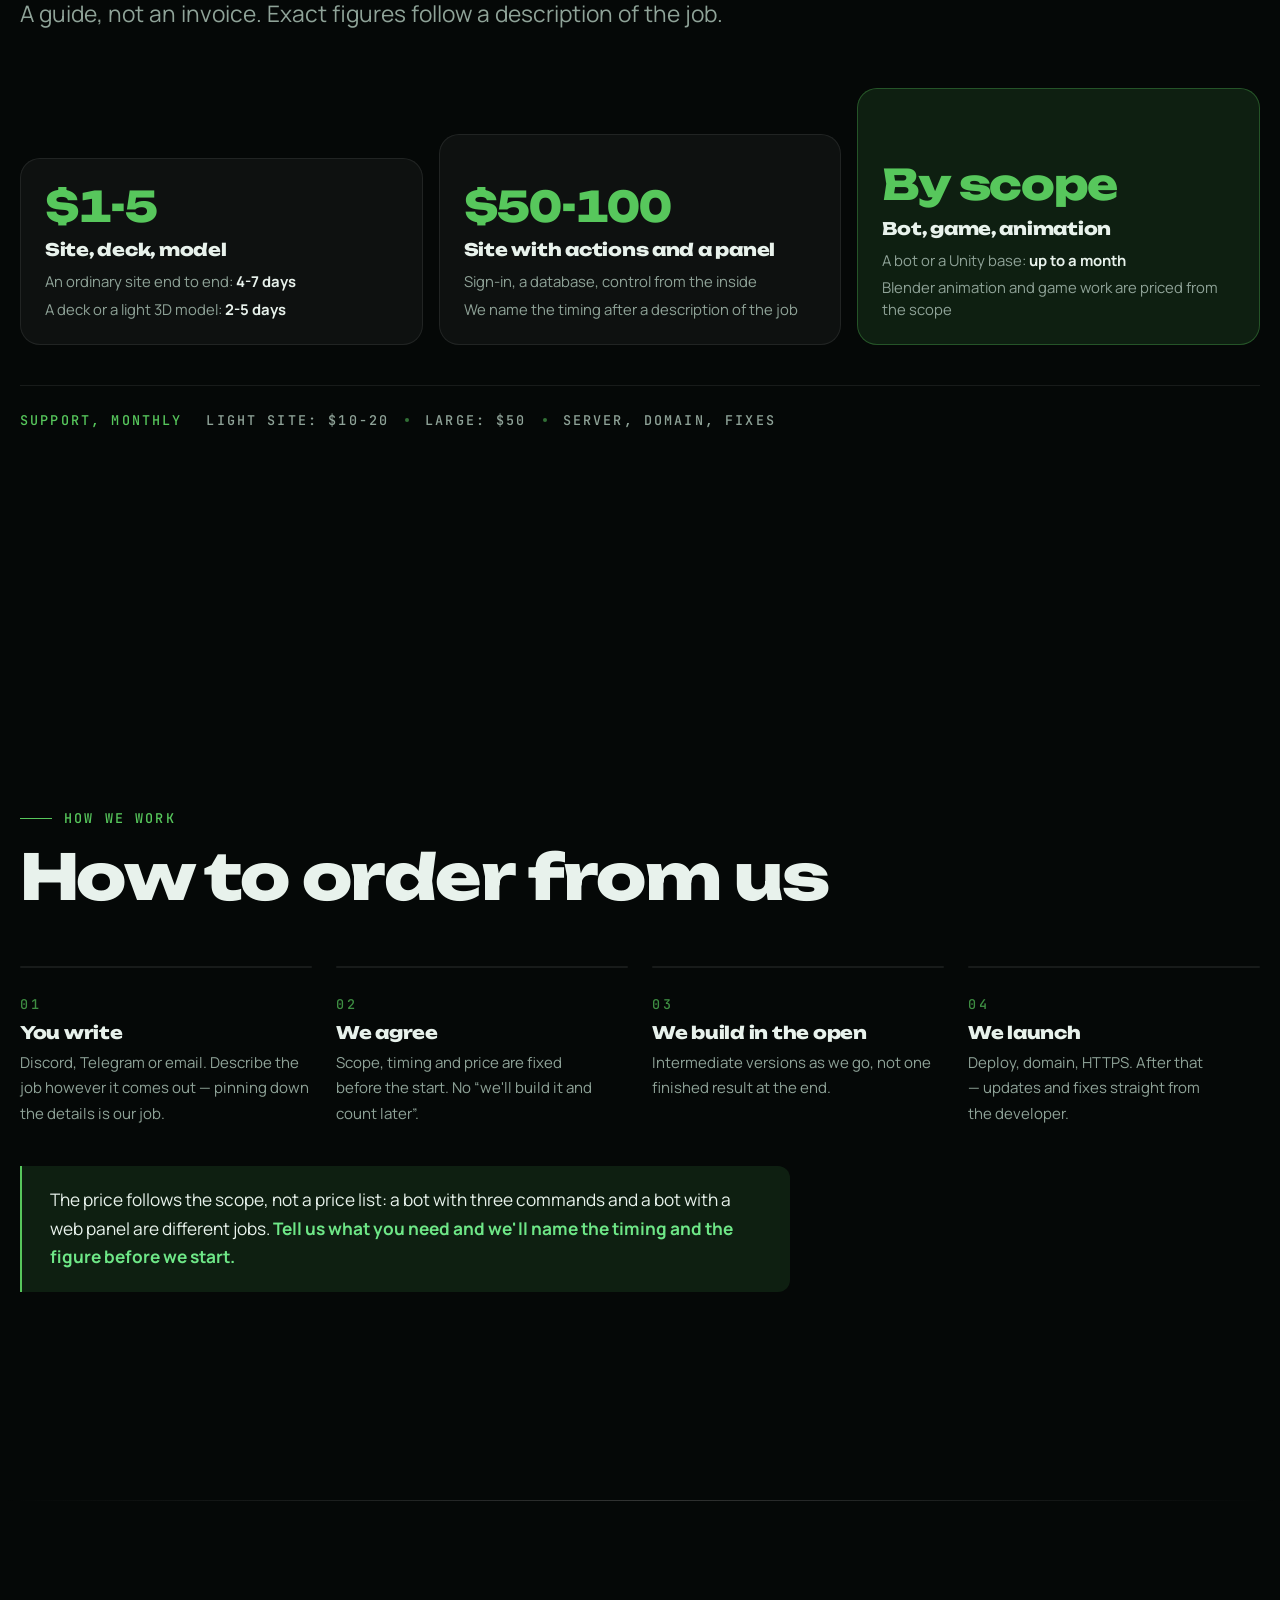
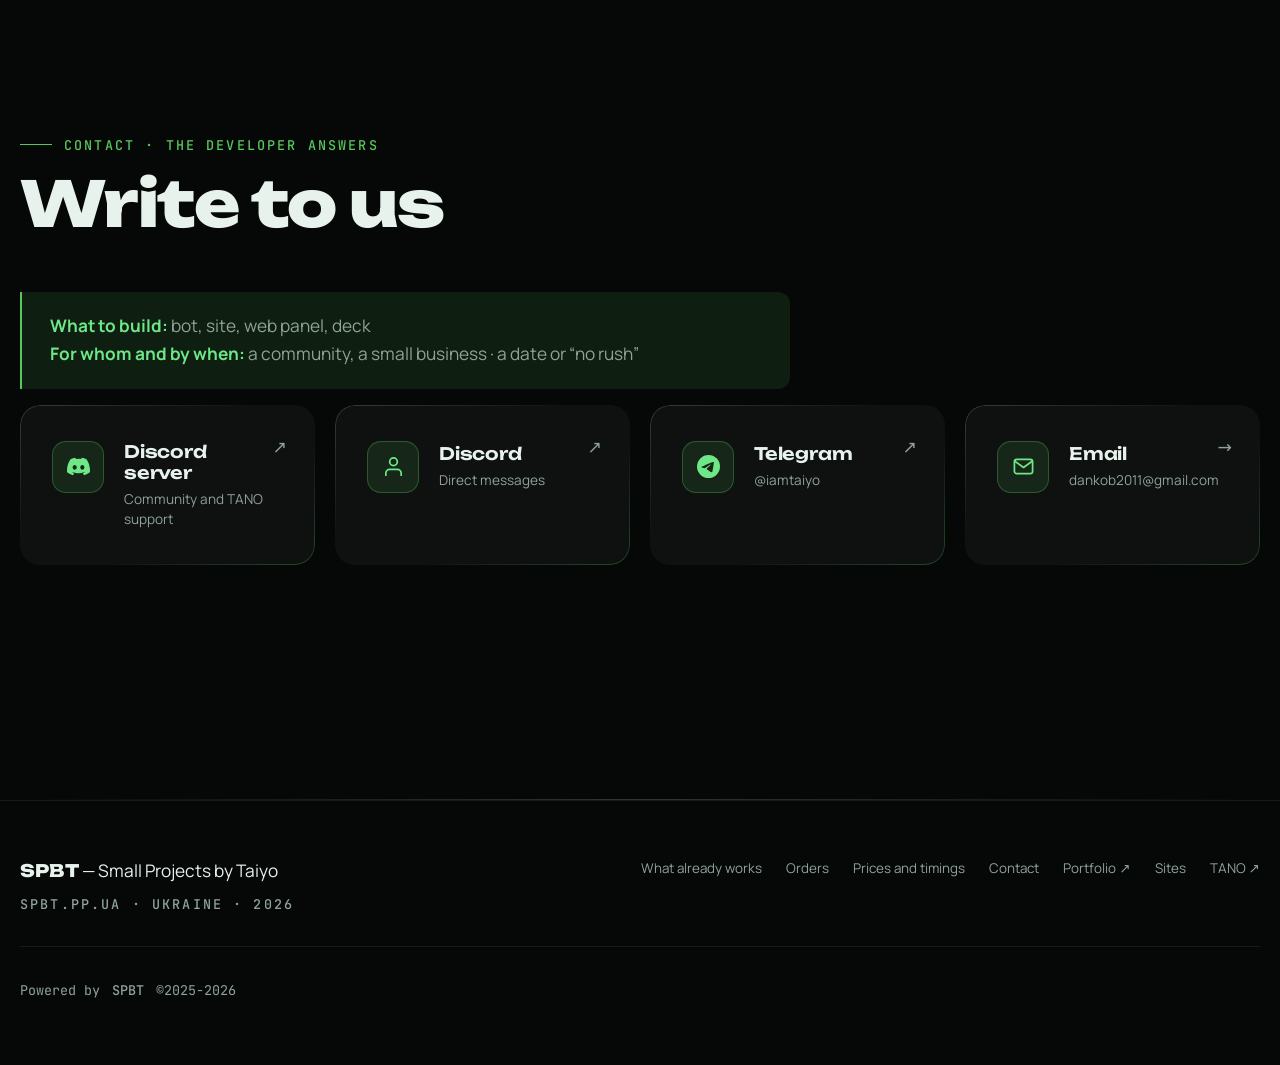
<file: en/index.html>
<!doctype html>
<!-- English twin of /. Same structure, same ids, same root-absolute asset
     paths (they resolve from this subdirectory too), same `slides` scope for
     the scroll-snap layout. Kept as a real page rather than a JS dictionary so
     both languages are indexable and either URL can be shared directly — the
     same decision the portfolio made at taiyo.is-a.dev/en/. -->
<html lang="en" class="slides">
<head>
<meta charset="utf-8">
<meta name="viewport" content="width=device-width,initial-scale=1">
<script>
  document.documentElement.classList.add('js');
  window.__spbtFailsafe = setTimeout(function () {
    document.documentElement.classList.add('js-stalled');
  }, 2500);

  /* Language memory, no routing. Clicking UA or EN records the choice so the
     Ukrainian root stops guessing on every later visit; see the longer note in
     the head of /index.html, which is the only page that ever redirects. This
     page never sends anyone away: a /en/ link that somebody shared has to open
     in English no matter what browser receives it. */
  (function () {
    document.addEventListener('click', function (e) {
      var opt = e.target && e.target.closest && e.target.closest('[data-lang]');
      if (!opt) return;
      try { localStorage.setItem('spbt-lang', opt.getAttribute('data-lang')); } catch (err) {}
    });
  })();
</script>
<title>SPBT — Discord bots, websites, games and 3D, built to order</title>
<meta name="description" content="SPBT (Small Projects by Taiyo) — Discord bots with web panels, websites built end to end, back ends and interactive presentations, made to order. See what is already running, then write to the developer directly.">
<meta name="author" content="Taiyo Asano">
<meta name="theme-color" content="#050807">
<link rel="icon" href="/assets/img/favicon.svg" type="image/svg+xml">
<link rel="canonical" href="https://spbt.pp.ua/en/">
<link rel="alternate" hreflang="uk" href="https://spbt.pp.ua/">
<link rel="alternate" hreflang="en" href="https://spbt.pp.ua/en/">
<link rel="alternate" hreflang="x-default" href="https://spbt.pp.ua/">
<meta property="og:type" content="website">
<meta property="og:locale" content="en_US">
<meta property="og:locale:alternate" content="uk_UA">
<meta property="og:site_name" content="SPBT">
<meta property="og:title" content="SPBT — Discord bots, websites, games and 3D, built to order">
<meta property="og:description" content="Small projects, live in production. Discord bots with web panels, websites built end to end, back ends and interactive decks. Write to the developer directly.">
<meta property="og:url" content="https://spbt.pp.ua/en/">
<meta property="og:image" content="https://spbt.pp.ua/assets/img/og.png">
<meta name="twitter:card" content="summary_large_image">
<meta name="twitter:title" content="SPBT — Discord bots, websites, games and 3D, built to order">
<meta name="twitter:description" content="Small projects, live in production. Bots, websites, back ends, decks. Write to the developer directly.">
<meta name="twitter:image" content="https://spbt.pp.ua/assets/img/og.png">
<!-- Latin subsets here, Cyrillic on the Ukrainian page — the preload should
     match the text this document actually renders. -->
<link rel="preload" href="/assets/fonts/unbounded-800-latin.woff2" as="font" type="font/woff2" crossorigin>
<link rel="preload" href="/assets/fonts/manrope-400-latin.woff2" as="font" type="font/woff2" crossorigin>
<link rel="stylesheet" href="/assets/css/base.css">
<link rel="stylesheet" href="/assets/css/layout.css">
<link rel="stylesheet" href="/assets/css/components.css">
<link rel="stylesheet" href="/assets/css/spbt.css">
<script type="module" src="/assets/js/site.js"></script>
</head>
<body>
<canvas id="bg-grid" aria-hidden="true"></canvas>
<div class="cursor-dot" aria-hidden="true"></div>
<div class="cursor-ring" aria-hidden="true"></div>
<div class="page-wipe" aria-hidden="true"></div>

<a class="u-sr" href="#work">Skip to content</a>

<header class="nav" data-nav>
  <div class="nav__inner">
    <a class="nav__logo" href="#top" aria-label="SPBT — back to top">
      <svg viewBox="0 0 2000 2000" aria-hidden="true"><polygon points="1000,510 1420,755 1420,1000 1108,818 1108,1364 892,1490 892,818 580,1000 580,755" fill="currentColor"/></svg>
      SPBT
    </a>

    <!-- `lang--en` slides the pill indicator across to the second option. -->
    <div class="lang lang--en" role="group" aria-label="Site language">
      <span class="lang__slider" aria-hidden="true"></span>
      <a class="lang__opt" href="/" data-lang="uk" lang="uk" hreflang="uk">UA</a>
      <a class="lang__opt is-on" href="/en/" data-lang="en" aria-current="true" lang="en" hreflang="en">EN</a>
    </div>

    <a class="btn btn--sm btn--primary nav__cta" data-magnetic href="#contact">Hire us</a>
  </div>
</header>

<main>

  <!-- ═══ 01 · Hero ══════════════════════════════════════════════════ -->
  <section class="hero snap" id="top">
    <div class="hero__inner u-container">
      <div class="hero__copy">
        <p class="u-mono u-eyebrow" data-reveal>Small Projects by Taiyo</p>
        <!-- No full stop, and a non-breaking space before the dash: the dash
             must not be left alone on a line if the line does wrap. The line
             lengths here are measured, not decorative — see the note on
             .hero__title in assets/css/spbt.css. -->
        <h1 class="hero__title">
          <span data-type-in>Small projects&nbsp;—</span>
          <span class="u-outline" data-reveal data-reveal-delay="2">live in production</span>
        </h1>
        <!-- This used to promise "everything on this page already works" — and
             the page itself said otherwise, marking the school site as work in
             progress in three places. There is one such mark left now (a clause
             in the "Websites end to end" panel), but the rule stands: a promise
             your own copy contradicts costs more than a modest one. -->
        <p class="hero__lead" data-reveal data-reveal-delay="1">
          Discord bots with web panels, websites built end to end, back ends, Unity games
          and Blender animation. Not concepts and not demos: what has shipped is running
          on live servers, and what is still in progress is labelled that way.
        </p>
        <div class="hero__actions" data-reveal data-reveal-delay="2">
          <a class="btn btn--primary" data-magnetic href="#contact">Hire us <span aria-hidden="true">→</span></a>
          <a class="btn" data-magnetic href="#work">See what runs <span aria-hidden="true">→</span></a>
        </div>
        <ul class="hero__tags u-mono" data-reveal data-reveal-delay="3">
          <li>Discord bots</li><li>Websites</li><li>Web panels</li><li>Unity</li><li>Blender</li>
        </ul>
      </div>

      <div class="hero__visual" data-reveal data-reveal-delay="2">
        <div class="glyph-card">
          <canvas id="hero-mark" aria-hidden="true"></canvas>
        </div>
      </div>
    </div>
    <div class="hero__scroll u-mono" aria-hidden="true"><span>Scroll</span><i></i></div>
  </section>

  <!-- ═══ 02–04 · What already works, horizontally ═══════════════════
       The same decision as on the portfolio: the section is three screens
       tall, holds a sticky stage, and the panels move by translateX driven by
       the progress of ordinary vertical scrolling. The scroll stays native —
       scrollbar, keys and find-in-page all work. Three invisible anchors give
       one snap point per panel.                                          -->
  <section class="pjtrack" id="work" aria-labelledby="work-title" data-pjtrack style="--pj-n:3">
    <!-- A section heading that occupies no pixels. `.u-sr` (base.css:195) is
         position:absolute, so the sticky stage, the three anchors and the
         track's progress stay exactly where they were.
         A visible heading cannot go inside the stage without new CSS: the row
         is height:100% and the stage is overflow:clip, so any block in the flow
         pushes the panels down by its own height and clips the same amount off
         the bottom, and then hides under the fixed bar (the stage sits at
         top:0). The visible framing is carried by the panel eyebrows;
         `.pjtrack__hint` repeats the section name. -->
    <h2 class="u-sr" id="work-title">What already works</h2>
    <span class="pjtrack__anchor pjtrack__anchor--1" aria-hidden="true"></span>
    <span class="pjtrack__anchor pjtrack__anchor--2" aria-hidden="true"></span>
    <span class="pjtrack__anchor pjtrack__anchor--3" aria-hidden="true"></span>

    <div class="pjtrack__stage">
      <div class="pjtrack__row" data-pjrow>

        <article class="pjslide pj" id="tano">
          <div class="u-container pj__inner">
            <div class="pj__copy">
              <p class="u-mono u-eyebrow" data-reveal>Running now — 01 / 03</p>
              <h3 class="pj__title" data-reveal data-reveal-delay="1">TANO</h3>
              <p class="pj__lead" data-reveal data-reveal-delay="2">
                A Discord bot that grew into an ecosystem: moderation, tickets, levels,
                music, private voice rooms, AI, a message builder and its own web panel
                for running a server. Lives on our machine and is working right now.
              </p>
              <dl class="stats" data-reveal data-reveal-delay="3">
                <div><dt class="u-mono">Systems</dt><dd data-counter="15">15</dd></div>
                <div><dt class="u-mono">Moderation commands</dt><dd data-counter="12">12</dd></div>
                <div><dt class="u-mono">In production since</dt><dd>2025</dd></div>
              </dl>
              <ul class="chips u-mono" data-reveal data-reveal-delay="4">
                <li>AI</li><li>Music</li><li>Moderation</li><li>Tickets</li><li>Web panel</li>
              </ul>
              <div class="card__actions" data-reveal data-reveal-delay="5">
                <!-- The green button on every proof panel points inward, at
                     #contact. All three used to be external: a page whose job
                     is to sell was sending the visitor away with its loudest
                     button. The proof is still here, just secondary.
                     The label is short (matching the bar and the hero): with a
                     longer one the three buttons measure past the text column
                     at 901px and wrap to a second row, and this panel cannot
                     grow — it is height:100% inside a stage with overflow:clip,
                     so the extra row is clipped rather than scrolled. -->
                <a class="btn btn--primary" data-magnetic href="#contact">Hire us <span aria-hidden="true">→</span></a>
                <a class="btn" data-magnetic href="https://tano.pp.ua/" target="_blank" rel="noopener">tano.pp.ua <span aria-hidden="true">↗</span></a>
                <!-- The case study exists in Ukrainian only, and this is the
                     one panel that cannot afford to say so on screen: with the
                     portfolio's visible `UA` marker the three buttons measured
                     past the 458px copy column at 901px and wrapped, which cost
                     the panel 163px it does not have. So the fact is carried by
                     hreflang and by the accessible name instead — the decks
                     panel below has room and does show the marker.
                     aria-label also disambiguates: two links read "Case". -->
                <a class="btn" data-magnetic href="https://taiyo.is-a.dev/tano/" target="_blank" rel="noopener"
                   hreflang="uk" aria-label="TANO case study, in Ukrainian">Case <span aria-hidden="true">↗</span></a>
              </div>
            </div>
            <div class="pj__visual" data-reveal data-reveal-delay="2">
              <img src="/assets/img/tano-shot.jpg" width="1280" height="640" loading="lazy"
                   alt="The home page of the new TANO v27 panel: one sentence about the bot, an Add to server button and a “What do you need?” search with the most common jobs">
            </div>
          </div>
        </article>

        <article class="pjslide pj" id="spbt-db">
          <div class="u-container pj__inner">
            <div class="pj__copy">
              <p class="u-mono u-eyebrow" data-reveal>Open source — 02 / 03</p>
              <h3 class="pj__title" data-reveal data-reveal-delay="1">SPBT_DB</h3>
              <p class="pj__lead" data-reveal data-reveal-delay="2">
                For Node.js bots on a small VPS, once JSON files start to drag.
              </p>
              <dl class="stats" data-reveal data-reveal-delay="3">
                <div><dt class="u-mono">Read 1 of 100,000</dt><dd>0.8 µs</dd></div>
                <div><dt class="u-mono">Idle RAM</dt><dd>72 MB</dd></div>
                <div><dt class="u-mono">kill -9, no loss</dt><dd>100/100</dd></div>
              </dl>
              <div class="card__actions" data-reveal data-reveal-delay="4">
                <a class="btn btn--primary" data-magnetic href="#contact">Add it to your bot <span aria-hidden="true">→</span></a>
                <a class="btn" data-magnetic href="https://github.com/DanyloKob/SPBT_DB" target="_blank" rel="noopener">GitHub <span aria-hidden="true">↗</span></a>
              </div>
            </div>
            <div class="pj__visual" data-reveal data-reveal-delay="2">
              <img src="/assets/img/spbt-db-shot.jpg" width="1280" height="640" loading="lazy"
                   alt="SPBT_DB on GitHub: the open repository with its description, topics and MIT license">
            </div>
          </div>
        </article>

        <article class="pjslide pj" id="sites">
          <div class="u-container pj__inner">
            <div class="pj__copy">
              <p class="u-mono u-eyebrow" data-reveal>Running now — 03 / 03</p>
              <h3 class="pj__title" data-reveal data-reveal-delay="1">Websites</h3>
              <p class="pj__lead" data-reveal data-reveal-delay="2">Layout, back end, domain, HTTPS, deployment. Latest launch: the Physics and Technology Lyceum site.</p>
              <ul class="chips u-mono" data-reveal data-reveal-delay="3">
                <li>Static</li><li>PHP</li><li>Node.js</li><li>Next.js</li><li>Responsive</li>
              </ul>
              <div class="card__actions" data-reveal data-reveal-delay="4">
                <a class="btn btn--primary" data-magnetic href="#contact">Order a site <span aria-hidden="true">→</span></a>
                <a class="btn" data-magnetic href="/en/sites/" aria-label="Case study: all our sites">Case study <span aria-hidden="true">→</span></a>
              </div>
            </div>
            <div class="pj__visual" data-reveal data-reveal-delay="2">
              <img src="/assets/img/site-ftl.jpg" width="1120" height="700" loading="lazy"
                   alt="The new Physics and Technology Lyceum site: side menu, two building photos, the emblem and the lyceum name">
            </div>
          </div>
        </article>

      </div><!-- /.pjtrack__row -->

      <div class="pjtrack__dots" data-pjdots aria-hidden="true">
        <span class="is-on"></span><span></span><span></span>
      </div>
      <p class="pjtrack__hint u-mono" aria-hidden="true">What already works — scroll sideways</p>
    </div><!-- /.pjtrack__stage -->
  </section>

  <!-- ═══ 05 · What you can order ════════════════════════════════════ -->
  <section class="section section--soft snap" id="order" aria-labelledby="order-title">
    <div class="u-container">
      <p class="u-mono u-eyebrow" data-reveal>Orders</p>
      <h2 class="section__title" id="order-title" data-reveal data-reveal-delay="1">What you can order</h2>
      <p class="section__lead" data-reveal data-reveal-delay="2">
        Six things we build regularly and carry all the way to launch.
      </p>
      <div class="cards cards--offer">
        <article class="card card--skill" data-tilt data-reveal data-reveal-delay="1">
          <h3>Discord bot</h3>
          <p>Moderation, tickets, levels, music, AI, private voice rooms. With a web panel if you need one.</p>
        </article>
        <article class="card card--skill" data-tilt data-reveal data-reveal-delay="2">
          <h3>Website end to end</h3>
          <p>A landing page, a multi-page site or moving an old one. Domain, HTTPS, phones.</p>
        </article>
        <article class="card card--skill" data-tilt data-reveal data-reveal-delay="3">
          <h3>Web panel and back end</h3>
          <p>Node.js, a database, Discord sign-in, an API. What runs a bot or a site inside.</p>
        </article>
        <article class="card card--skill" data-tilt data-reveal data-reveal-delay="4">
          <h3>Deck</h3>
          <p>One HTML file that opens on any laptop with no internet.</p>
        </article>
        <article class="card card--skill" data-tilt data-reveal data-reveal-delay="4">
          <h3>Blender animation</h3>
          <p>Models and motion for a game, a site or a video. We finish yours, or you hire us.</p>
        </article>
        <article class="card card--skill" data-tilt data-reveal data-reveal-delay="4">
          <h3>Unity game</h3>
          <p>We finish your game, or you hire us for the project.</p>
        </article>
      </div>
      <div class="also" data-reveal data-reveal-delay="5">
        <p class="also__label u-mono">Also</p>
        <ul class="facts u-mono">
          <li>Work on existing projects</li><li>Support after launch</li>
        </ul>
      </div>
    </div>
  </section>

  <!-- ═══ 06 · What it costs ═════════════════════════════════════════
       A slide of its own rather than a line inside each #order card. Two
       reasons. Content: four cards do not map onto three price steps — a deck
       and a site cost the same, and a bot has no figure at all — so a card
       would have to either invent a number or leave a hole. Height: #order
       already overflows a slide (measured 866px of content in a 901×800
       window), and another line per card would only deepen that.
       In the mandatory-snap band (901px and wider) this slide holds 697-800px:
       shorter than #order at every width, but NOT the shortest — #how is
       shorter than this one from ~950px up.

       `.pairs` holds exactly three items, and that is not taste: three tracks
       ask for 3×260 + 2×20 = 820px, and the narrowest container in snap mode
       (a 901px window) gives 861px. A fourth would break the row into 3+1 —
       the same failure the #order cards had to fix with a media query, and
       there is no new CSS here.

       `.facts` in the support strip has to stay on one line. With a longer
       third item it wrapped in the 931-1015px band, `.also` grew from 45px to
       113px, and the slide became 804px in an 800px window — overflow inside
       mandatory snap. Budget: the label plus the gap cost ~204px, leaving
       ~657px of 861px for `.facts`.                                     -->
  <section class="section snap" id="price">
    <div class="u-container">
      <p class="u-mono u-eyebrow" data-reveal>Timings and figures</p>
      <h2 class="section__title" data-reveal data-reveal-delay="1">What it costs</h2>
      <p class="section__lead" data-reveal data-reveal-delay="2">
        A guide, not an invoice. Exact figures follow a description of the job.
      </p>
      <!-- The tag is a <div>, not a <p>. In components.css `.pair p` (line 469)
           is a class plus a type, so it outweighs `.pair__tag` (line 470) and
           takes both its colour and its bottom margin: the green figure would
           turn grey and collide with the heading. The same trap already caught
           the portfolio, where `.tl__year` sits in a <p> inside `.tl__node`. -->
      <ol class="tiers">
        <li class="tier" data-reveal data-reveal-delay="1">
          <div class="tier__sum">$1-5</div>
          <h3>Site, deck, model</h3>
          <ul>
            <li>An ordinary site end to end: <b>4-7 days</b></li>
            <li>A deck or a light 3D model: <b>2-5 days</b></li>
          </ul>
        </li>
        <li class="tier" data-reveal data-reveal-delay="2">
          <div class="tier__sum">$50-100</div>
          <h3>Site with actions and a panel</h3>
          <ul>
            <li>Sign-in, a database, control from the inside</li>
            <li>We name the timing after a description of the job</li>
          </ul>
        </li>
        <li class="tier tier--top" data-reveal data-reveal-delay="3">
          <div class="tier__sum">By scope</div>
          <h3>Bot, game, animation</h3>
          <ul>
            <li>A bot or a Unity base: <b>up to a month</b></li>
            <li>Blender animation and game work are priced from the scope</li>
          </ul>
        </li>
      </ol>
      <!-- Support is a different product from a build: it is monthly and has no
           "done". So it is not a fourth .pair but the same quiet `.also` line
           that marks, under the #order cards, "this exists too, but it is not
           what we sell". -->
      <div class="also" data-reveal data-reveal-delay="4">
        <p class="also__label u-mono">Support, monthly</p>
        <ul class="facts u-mono">
          <li>Light site: $10-20</li><li>Large: $50</li><li>Server, domain, fixes</li>
        </ul>
      </div>
    </div>
  </section>

  <!-- ═══ 07 · How to order ══════════════════════════════════════════ -->
  <section class="section snap" id="how">
    <div class="u-container">
      <p class="u-mono u-eyebrow" data-reveal>How we work</p>
      <h2 class="section__title" data-reveal data-reveal-delay="1">How to order from us</h2>
      <div class="flow">
        <div class="flow__step" data-reveal data-reveal-delay="1">
          <span class="flow__num u-mono">01</span>
          <h3>You write</h3>
          <p>Discord, Telegram or email. Describe the job however it comes out —
             pinning down the details is our job.</p>
        </div>
        <div class="flow__step" data-reveal data-reveal-delay="2">
          <span class="flow__num u-mono">02</span>
          <h3>We agree</h3>
          <p>Scope, timing and price are fixed before the start. No “we'll build it
             and count later”.</p>
        </div>
        <div class="flow__step" data-reveal data-reveal-delay="3">
          <span class="flow__num u-mono">03</span>
          <h3>We build in the open</h3>
          <p>Intermediate versions as we go, not one finished result at the end.</p>
        </div>
        <div class="flow__step" data-reveal data-reveal-delay="4">
          <span class="flow__num u-mono">04</span>
          <h3>We launch</h3>
          <p>Deploy, domain, HTTPS. After that — updates and fixes straight from
             the developer.</p>
        </div>
      </div>
      <p class="note" data-reveal data-reveal-delay="5">
        The price follows the scope, not a price list: a bot with three commands
        and a bot with a web panel are different jobs.
        <strong>Tell us what you need and we'll name the timing and the figure before we start.</strong>
      </p>
    </div>
  </section>

  <!-- ═══ 08 · Contact ═══════════════════════════════════════════════ -->
  <section class="section section--soft snap" id="contact">
    <div class="u-container">
      <p class="u-mono u-eyebrow" data-reveal>Contact · the developer answers</p>
      <h2 class="section__title" data-reveal data-reveal-delay="1">Write to us</h2>
      <!-- These same questions used to stand here as prose, and they did not
           solve the blank-page problem: reading a list and then starting from
           nothing in Discord is still starting from nothing. Now they are lines
           you can select, copy and fill in; the grey text is an example of the
           scale of an answer, to be replaced rather than left.

           There is no lead, and there are two lines rather than three. The
           slide is 100svh tall, and there were exactly 33px of room above
           `.tiles` in a 1024×768 window: `.note` costs 126px plus the 16px
           bottom margin of a <p> (base.css:118 — spbt.css only gives it a
           margin-top), whereas `.section__lead` gives back only 61px. The
           three-line version measured 780px at 1024×768 even without a lead —
           12px past the screen; the two-line version is 751px and fits
           everywhere mandatory snap is active. Shortening the heading is
           pointless: even at twenty characters it sat on one line, because
           `.section__title` is max-width:min(20ch,100%) and 20ch of the display
           face is wider than the container, so the limit never bites.

           The promise "we'll name the timing and the figure" already stands one
           slide up, in the `.note` of #how, so the lead lost nothing. The word
           "copy" is deliberately outside the block: everything inside it lands
           in the clipboard along with the lines. -->
      <p class="note" data-reveal data-reveal-delay="2">
        <strong>What to build:</strong> <span class="u-muted">bot, site, web panel, deck</span><br>
        <strong>For whom and by when:</strong> <span class="u-muted">a community, a small business · a date or “no rush”</span>
      </p>
      <ul class="tiles">
        <li><a class="tile" data-magnetic data-reveal data-reveal-delay="1"
               href="https://discord.com/invite/b8QpW8W6fR" target="_blank" rel="noopener">
          <span class="tile__icon" aria-hidden="true"><svg viewBox="0 0 24 24" fill="currentColor"><path d="M20.317 4.37a19.79 19.79 0 0 0-4.885-1.515.074.074 0 0 0-.079.037c-.21.375-.444.865-.608 1.25a18.27 18.27 0 0 0-5.487 0 12.64 12.64 0 0 0-.617-1.25.077.077 0 0 0-.079-.037A19.736 19.736 0 0 0 3.677 4.37a.07.07 0 0 0-.032.027C.533 9.046-.32 13.58.099 18.058a.082.082 0 0 0 .031.056 19.9 19.9 0 0 0 5.993 3.03.078.078 0 0 0 .084-.028c.462-.63.874-1.295 1.226-1.994a.076.076 0 0 0-.041-.106 13.1 13.1 0 0 1-1.872-.892.077.077 0 0 1-.008-.128c.126-.094.252-.192.372-.291a.074.074 0 0 1 .078-.01c3.928 1.793 8.18 1.793 12.061 0a.074.074 0 0 1 .079.009c.12.099.246.198.373.292a.077.077 0 0 1-.007.128c-.598.35-1.22.644-1.873.891a.077.077 0 0 0-.04.107c.36.698.772 1.363 1.225 1.993a.076.076 0 0 0 .084.029 19.84 19.84 0 0 0 6.002-3.03.077.077 0 0 0 .032-.055c.5-5.177-.838-9.674-3.549-13.66a.061.061 0 0 0-.031-.029ZM8.02 15.331c-1.183 0-2.157-1.086-2.157-2.419 0-1.333.955-2.419 2.157-2.419 1.211 0 2.176 1.095 2.157 2.419 0 1.333-.956 2.419-2.157 2.419Zm7.975 0c-1.183 0-2.157-1.086-2.157-2.419 0-1.333.955-2.419 2.157-2.419 1.211 0 2.176 1.095 2.157 2.419 0 1.333-.946 2.419-2.157 2.419Z"/></svg></span>
          <span class="tile__label">Discord server</span>
          <span class="tile__meta u-muted">Community and TANO support</span>
          <span class="tile__arrow" aria-hidden="true">↗</span>
        </a></li>

        <li><a class="tile" data-magnetic data-reveal data-reveal-delay="2"
               href="https://discord.com/users/1081494299205705738" target="_blank" rel="noopener">
          <span class="tile__icon" aria-hidden="true"><svg viewBox="0 0 24 24" fill="none" stroke="currentColor" stroke-width="1.8" stroke-linecap="round" stroke-linejoin="round"><path d="M20 21v-2a4 4 0 0 0-4-4H8a4 4 0 0 0-4 4v2"/><circle cx="12" cy="7" r="4"/></svg></span>
          <span class="tile__label">Discord</span>
          <span class="tile__meta u-muted">Direct messages</span>
          <span class="tile__arrow" aria-hidden="true">↗</span>
        </a></li>

        <li><a class="tile" data-magnetic data-reveal data-reveal-delay="3"
               href="https://t.me/iamtaiyo" target="_blank" rel="noopener">
          <span class="tile__icon" aria-hidden="true"><svg viewBox="0 0 24 24" fill="currentColor"><path d="M11.944 0A12 12 0 0 0 0 12a12 12 0 0 0 12 12 12 12 0 0 0 12-12A12 12 0 0 0 12 0a12 12 0 0 0-.056 0zm4.962 7.224c.1-.002.321.023.465.14a.506.506 0 0 1 .171.325c.016.093.036.306.02.472-.18 1.898-.962 6.502-1.36 8.627-.168.9-.499 1.201-.82 1.23-.696.065-1.225-.46-1.9-.902-1.056-.693-1.653-1.124-2.678-1.8-1.185-.78-.417-1.21.258-1.91.177-.184 3.247-2.977 3.307-3.23.007-.032.014-.15-.056-.212s-.174-.041-.249-.024c-.106.024-1.793 1.14-5.061 3.345-.48.33-.913.49-1.302.48-.428-.008-1.252-.241-1.865-.44-.752-.245-1.349-.374-1.297-.789.027-.216.325-.437.893-.663 3.498-1.524 5.83-2.529 6.998-3.014 3.332-1.386 4.025-1.627 4.476-1.635z"/></svg></span>
          <span class="tile__label">Telegram</span>
          <span class="tile__meta u-muted">@iamtaiyo</span>
          <span class="tile__arrow" aria-hidden="true">↗</span>
        </a></li>

        <li><a class="tile" data-magnetic data-reveal data-reveal-delay="4" href="mailto:dankob2011@gmail.com">
          <span class="tile__icon" aria-hidden="true"><svg viewBox="0 0 24 24" fill="none" stroke="currentColor" stroke-width="1.8" stroke-linecap="round" stroke-linejoin="round"><rect x="2.5" y="4.5" width="19" height="15" rx="2.5"/><path d="m3 6.5 9 6.5 9-6.5"/></svg></span>
          <span class="tile__label">Email</span>
          <span class="tile__meta u-muted">dankob2011@gmail.com</span>
          <span class="tile__arrow" aria-hidden="true">→</span>
        </a></li>
      </ul>
    </div>
  </section>

</main>

<footer class="footer">
  <div class="u-container footer__inner">
    <div class="footer__brand">
      <p><strong>SPBT</strong> — Small Projects by Taiyo</p>
      <p class="footer__meta u-mono">spbt.pp.ua · Ukraine · 2026</p>
    </div>
    <nav class="footer__nav" aria-label="Footer navigation">
      <a href="#work">What already works</a>
      <a href="#order">Orders</a>
      <a href="#price">Prices and timings</a>
      <a href="#contact">Contact</a>
      <a href="https://taiyo.is-a.dev/en/" target="_blank" rel="noopener">Portfolio <span aria-hidden="true">↗</span></a>
      <a href="/en/sites/">Sites</a>
      <a href="https://tano.pp.ua/" target="_blank" rel="noopener">TANO <span aria-hidden="true">↗</span></a>
    </nav>
    <p class="footer__powered">
      Powered by <strong>SPBT</strong> <span>&copy;2025-2026</span>
    </p>
  </div>
</footer>
</body>
</html>
</file>
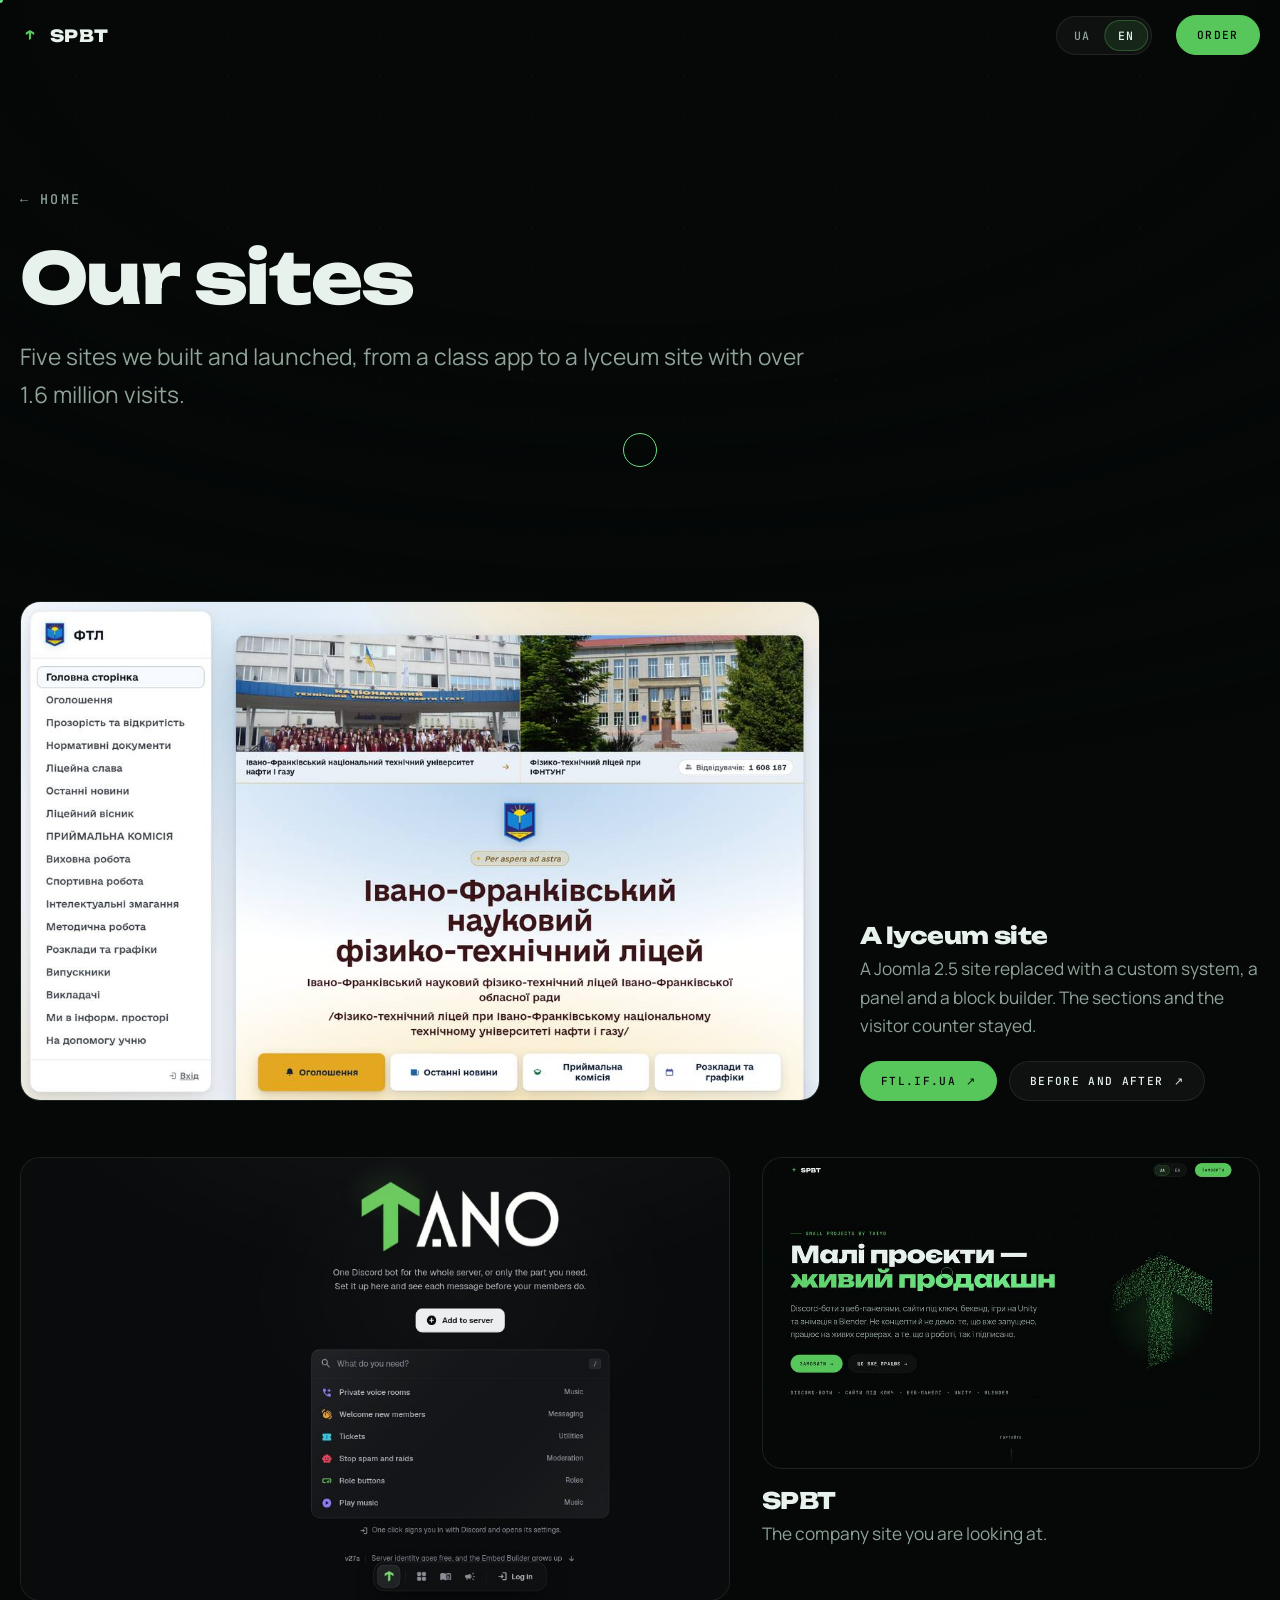
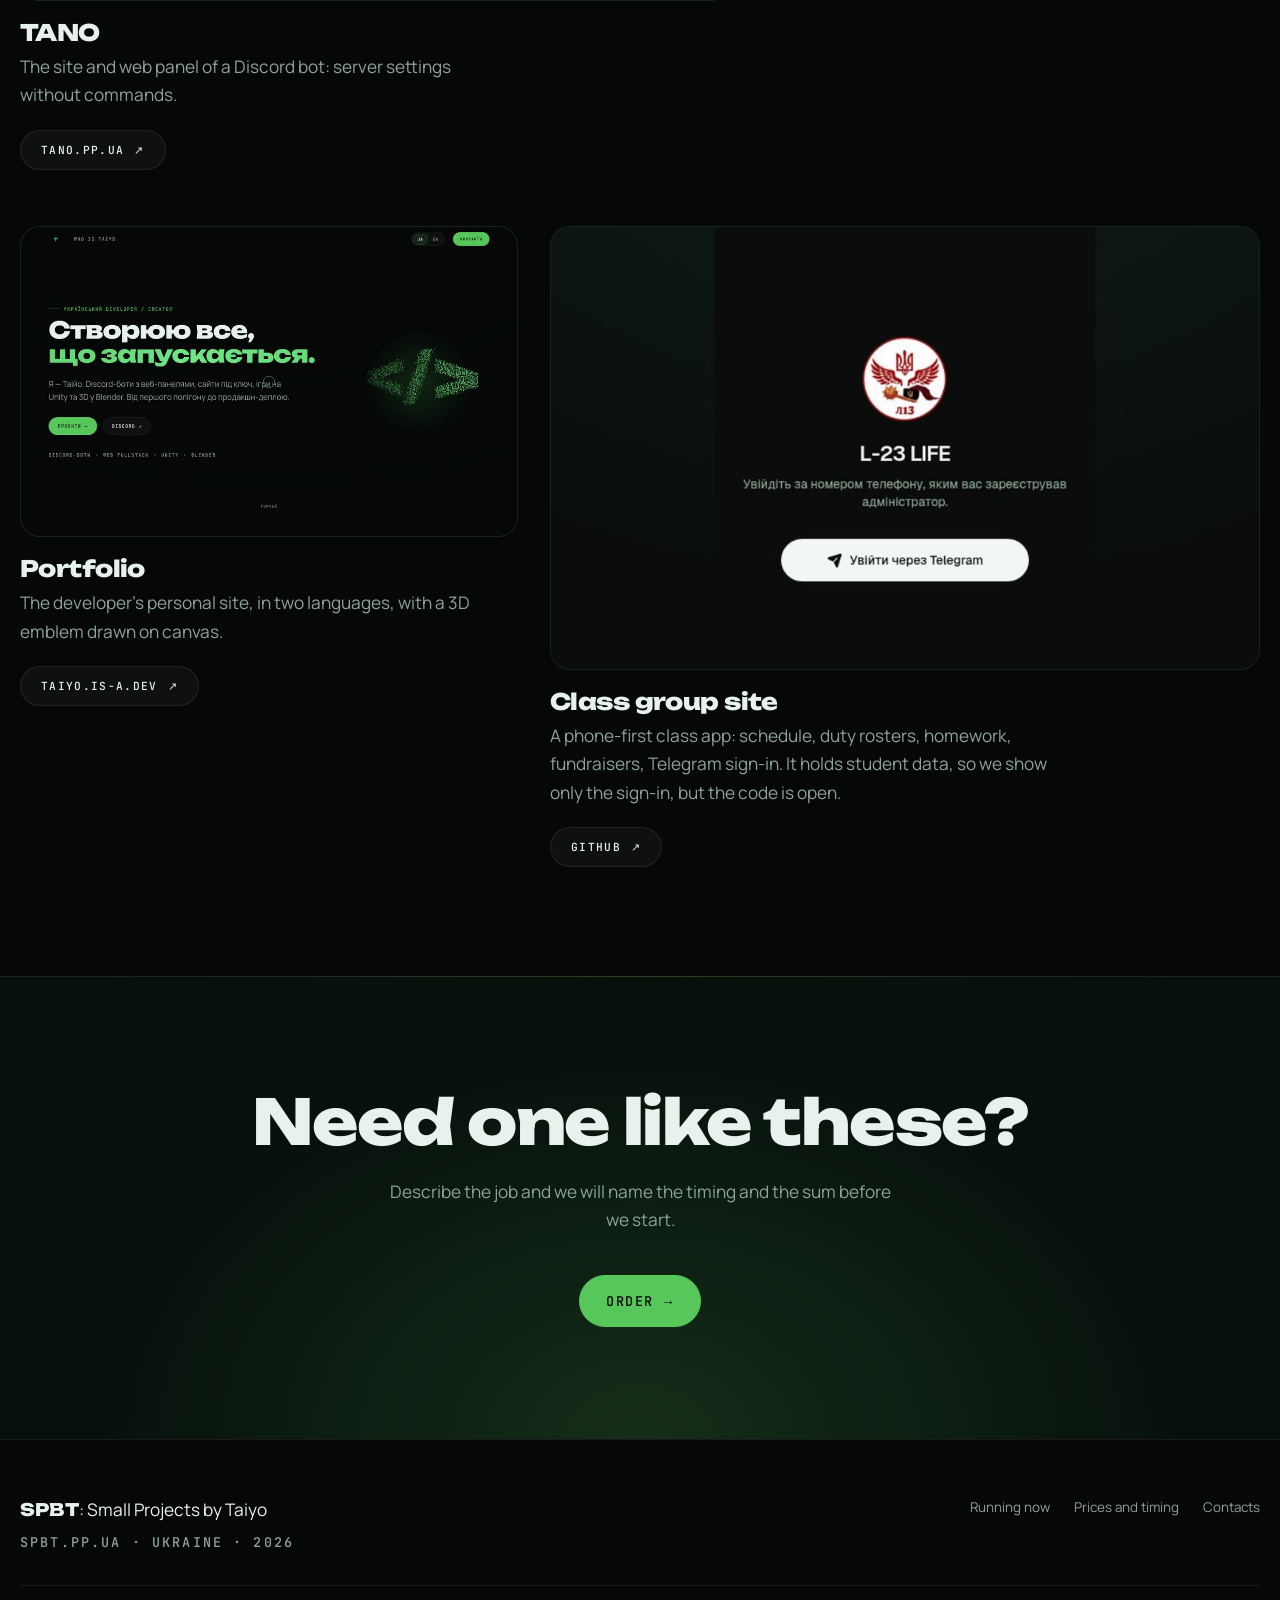
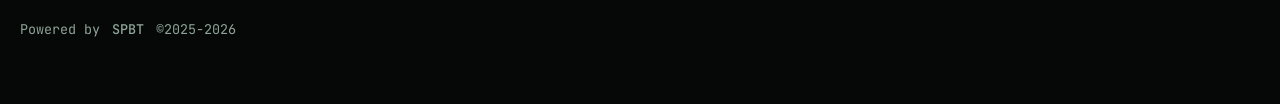
<file: sites/index.html>
<!doctype html>
<html lang="uk">
<head>
<meta charset="utf-8">
<meta name="viewport" content="width=device-width,initial-scale=1">
<script>
  document.documentElement.classList.add('js');
  window.__spbtFailsafe = setTimeout(function () {
    document.documentElement.classList.add('js-stalled');
  }, 2500);
</script>
<script>
  /* Те саме правило, що на головній: явний вибір, потім мова браузера. */
  (function () {
    var KEY = 'spbt-lang';
    var store = null;
    try { store = window.localStorage; } catch (err) {}
    document.addEventListener('click', function (e) {
      var opt = e.target && e.target.closest && e.target.closest('[data-lang]');
      if (!opt || !store) return;
      try { store.setItem(KEY, opt.getAttribute('data-lang')); } catch (err) {}
    });
    var saved = null;
    try { saved = store && store.getItem(KEY); } catch (err) {}
    if (saved === 'uk') return;
    if (saved !== 'en') {
      if (document.referrer.indexOf(location.origin) === 0) return;
      var langs = navigator.languages || [navigator.language || ''];
      for (var i = 0; i < langs.length; i += 1) {
        if (/^uk\b/i.test(String(langs[i]))) return;
      }
    }
    location.replace('/en/sites/' + location.search + location.hash);
  })();
</script>
<title>Сайти SPBT: кейс</title>
<meta name="description" content="Усі сайти SPBT із прев’ю: сайт Фізико-технічного ліцею, панель TANO, сайт компанії, портфоліо і застосунок класу.">
<meta name="author" content="Taiyo Asano">
<meta name="theme-color" content="#050807">
<link rel="icon" href="/assets/img/favicon.svg" type="image/svg+xml">
<link rel="canonical" href="https://spbt.pp.ua/sites/">
<link rel="alternate" hreflang="uk" href="https://spbt.pp.ua/sites/">
<link rel="alternate" hreflang="en" href="https://spbt.pp.ua/en/sites/">
<link rel="alternate" hreflang="x-default" href="https://spbt.pp.ua/sites/">
<meta property="og:type" content="website">
<meta property="og:locale" content="uk_UA">
<meta property="og:site_name" content="SPBT">
<meta property="og:title" content="Сайти SPBT: кейс">
<meta property="og:description" content="Усі сайти SPBT із прев’ю: сайт Фізико-технічного ліцею, панель TANO, сайт компанії, портфоліо і застосунок класу.">
<meta property="og:url" content="https://spbt.pp.ua/sites/">
<meta property="og:image" content="https://spbt.pp.ua/assets/img/og.png">
<meta name="twitter:card" content="summary_large_image">
<meta name="twitter:title" content="Сайти SPBT: кейс">
<meta name="twitter:description" content="Усі сайти SPBT із прев’ю: сайт Фізико-технічного ліцею, панель TANO, сайт компанії, портфоліо і застосунок класу.">
<meta name="twitter:image" content="https://spbt.pp.ua/assets/img/og.png">
<link rel="stylesheet" href="/assets/css/base.css">
<link rel="stylesheet" href="/assets/css/layout.css">
<link rel="stylesheet" href="/assets/css/components.css">
<link rel="stylesheet" href="/assets/css/spbt.css">
<script type="module" src="/assets/js/site.js"></script>
</head>
<body>
<canvas id="bg-grid" aria-hidden="true"></canvas>
<div class="cursor-dot" aria-hidden="true"></div>
<div class="cursor-ring" aria-hidden="true"></div>
<div class="page-wipe" aria-hidden="true"></div>

<a class="u-sr" href="#gallery">Перейти до сайтів</a>

<header class="nav" data-nav>
  <div class="nav__inner">
    <a class="nav__logo" href="/" data-page-link aria-label="SPBT — на початок">
      <svg viewBox="0 0 2000 2000" aria-hidden="true"><polygon points="1000,510 1420,755 1420,1000 1108,818 1108,1364 892,1490 892,818 580,1000 580,755" fill="currentColor"/></svg>
      SPBT
    </a>
    <div class="lang" role="group" aria-label="Мова сайту">
      <span class="lang__slider" aria-hidden="true"></span>
      <a class="lang__opt is-on" href="/sites/" data-lang="uk" aria-current="true" lang="uk" hreflang="uk">UA</a>
      <a class="lang__opt" href="/en/sites/" data-lang="en" lang="en" hreflang="en">EN</a>
    </div>
    <a class="btn btn--sm btn--primary nav__cta" data-magnetic href="/#contact" data-page-link>Замовити</a>
  </div>
</header>

<main>
  <section class="case">
    <div class="u-container">
      <a class="case__back u-mono" href="/#sites" data-page-link><span aria-hidden="true">←</span> На головну</a>
      <h1 data-type-in>Наші сайти</h1>
      <p class="case__lead" data-reveal data-reveal-delay="1">П’ять сайтів, які ми зробили й запустили, від застосунку для класу до сайту ліцею з понад 1,6 мільйона відвідувань.</p>
    </div>
  </section>

  <section class="section" id="gallery">
    <div class="u-container gallery">
      <article class="showcase showcase--lead" data-reveal>
        <a class="showcase__shot" href="https://ftl.if.ua/" target="_blank" rel="noopener"><img src="/assets/img/site-ftl.jpg" width="1120" height="700" alt="Сайт Фізико-технічного ліцею: бічне меню, дві фотографії корпусів, емблема і назва"></a>
        <div class="showcase__body">
          <h2>Сайт ліцею</h2>
          <p>Заміна сайту на Joomla 2.5 власною системою з панеллю й конструктором блоків. Розділи й лічильник відвідувачів лишилися.</p>
          <div class="card__actions">
            <a class="btn btn--sm btn--primary" data-magnetic href="https://ftl.if.ua/" target="_blank" rel="noopener">ftl.if.ua <span aria-hidden="true">↗</span></a>
            <a class="btn btn--sm" data-magnetic href="https://taiyo.is-a.dev/ftl/" target="_blank" rel="noopener" aria-label="Кейс сайту ліцею: було і стало">Було і стало <span aria-hidden="true">↗</span></a>
          </div>
        </div>
      </article>
      <article class="showcase" data-reveal>
        <a class="showcase__shot" href="https://tano.pp.ua/" target="_blank" rel="noopener"><img src="/assets/img/tano-shot.jpg" width="1280" height="640" loading="lazy" alt="Головна сторінка панелі TANO v27 з кнопкою Add to server і пошуком"></a>
        <div class="showcase__body">
          <h2>TANO</h2>
          <p>Сайт і веб-панель Discord-бота: налаштування сервера без команд.</p>
          <div class="card__actions">
            <a class="btn btn--sm" data-magnetic href="https://tano.pp.ua/" target="_blank" rel="noopener">tano.pp.ua <span aria-hidden="true">↗</span></a>
            <a class="btn btn--sm" data-magnetic href="https://taiyo.is-a.dev/tano/" target="_blank" rel="noopener" aria-label="Кейс TANO">Кейс <span aria-hidden="true">↗</span></a>
          </div>
        </div>
      </article>
      <article class="showcase" data-reveal>
        <span class="showcase__shot"><img src="/assets/img/site-spbt.jpg" width="960" height="600" loading="lazy" alt="Головна сторінка spbt.pp.ua із заголовком про малі проєкти"></span>
        <div class="showcase__body">
          <h2>SPBT</h2>
          <p>Сайт компанії, який ви зараз дивитесь.</p>
        </div>
      </article>
      <article class="showcase" data-reveal>
        <a class="showcase__shot" href="https://taiyo.is-a.dev/" target="_blank" rel="noopener"><img src="/assets/img/site-portfolio.jpg" width="960" height="600" loading="lazy" alt="Головна сторінка портфоліо Таійо з великим заголовком"></a>
        <div class="showcase__body">
          <h2>Портфоліо</h2>
          <p>Особистий сайт розробника, дві мови, 3D-емблема на канві.</p>
          <div class="card__actions">
            <a class="btn btn--sm" data-magnetic href="https://taiyo.is-a.dev/" target="_blank" rel="noopener">taiyo.is-a.dev <span aria-hidden="true">↗</span></a>
          </div>
        </div>
      </article>
      <article class="showcase" data-reveal>
        <a class="showcase__shot" href="https://github.com/DanyloKob/class-group-site" target="_blank" rel="noopener"><img src="/assets/img/site-class.jpg" width="960" height="600" loading="lazy" alt="Екран входу застосунку класу L-23 LIFE з емблемою і кнопкою входу через Telegram"></a>
        <div class="showcase__body">
          <h2>Сайт групи</h2>
          <p>Застосунок класу під телефон: розклад, чергування, ДЗ, збори, вхід через Telegram. Усередині дані учнів, тому показуємо лише вхід, зате код відкритий.</p>
          <div class="card__actions">
            <a class="btn btn--sm" data-magnetic href="https://github.com/DanyloKob/class-group-site" target="_blank" rel="noopener" aria-label="Код сайту класу на GitHub">GitHub <span aria-hidden="true">↗</span></a>
          </div>
        </div>
      </article>
    </div>
  </section>

  <section class="cta">
    <div class="u-container">
      <h2 data-reveal>Потрібен такий самий?</h2>
      <p data-reveal data-reveal-delay="1">Опишіть задачу, і ми назвемо строк і суму до початку.</p>
      <div class="cta__actions" data-reveal data-reveal-delay="2">
        <a class="btn btn--primary" data-magnetic href="/#contact" data-page-link>Замовити <span aria-hidden="true">→</span></a>
      </div>
    </div>
  </section>
</main>

<footer class="footer">
  <div class="u-container footer__inner">
    <div class="footer__brand">
      <p><strong>SPBT</strong>: Small Projects by Taiyo</p>
      <p class="footer__meta u-mono">spbt.pp.ua · Україна · 2026</p>
    </div>
    <nav class="footer__nav" aria-label="Навігація у футері">
      <a href="/#work">Що вже працює</a>
      <a href="/#price">Ціни й строки</a>
      <a href="/#contact">Контакти</a>
    </nav>
    <p class="footer__powered">
      Powered by <strong>SPBT</strong> <span>&copy;2025-2026</span>
    </p>
  </div>
</footer>
</body>
</html>
</file>
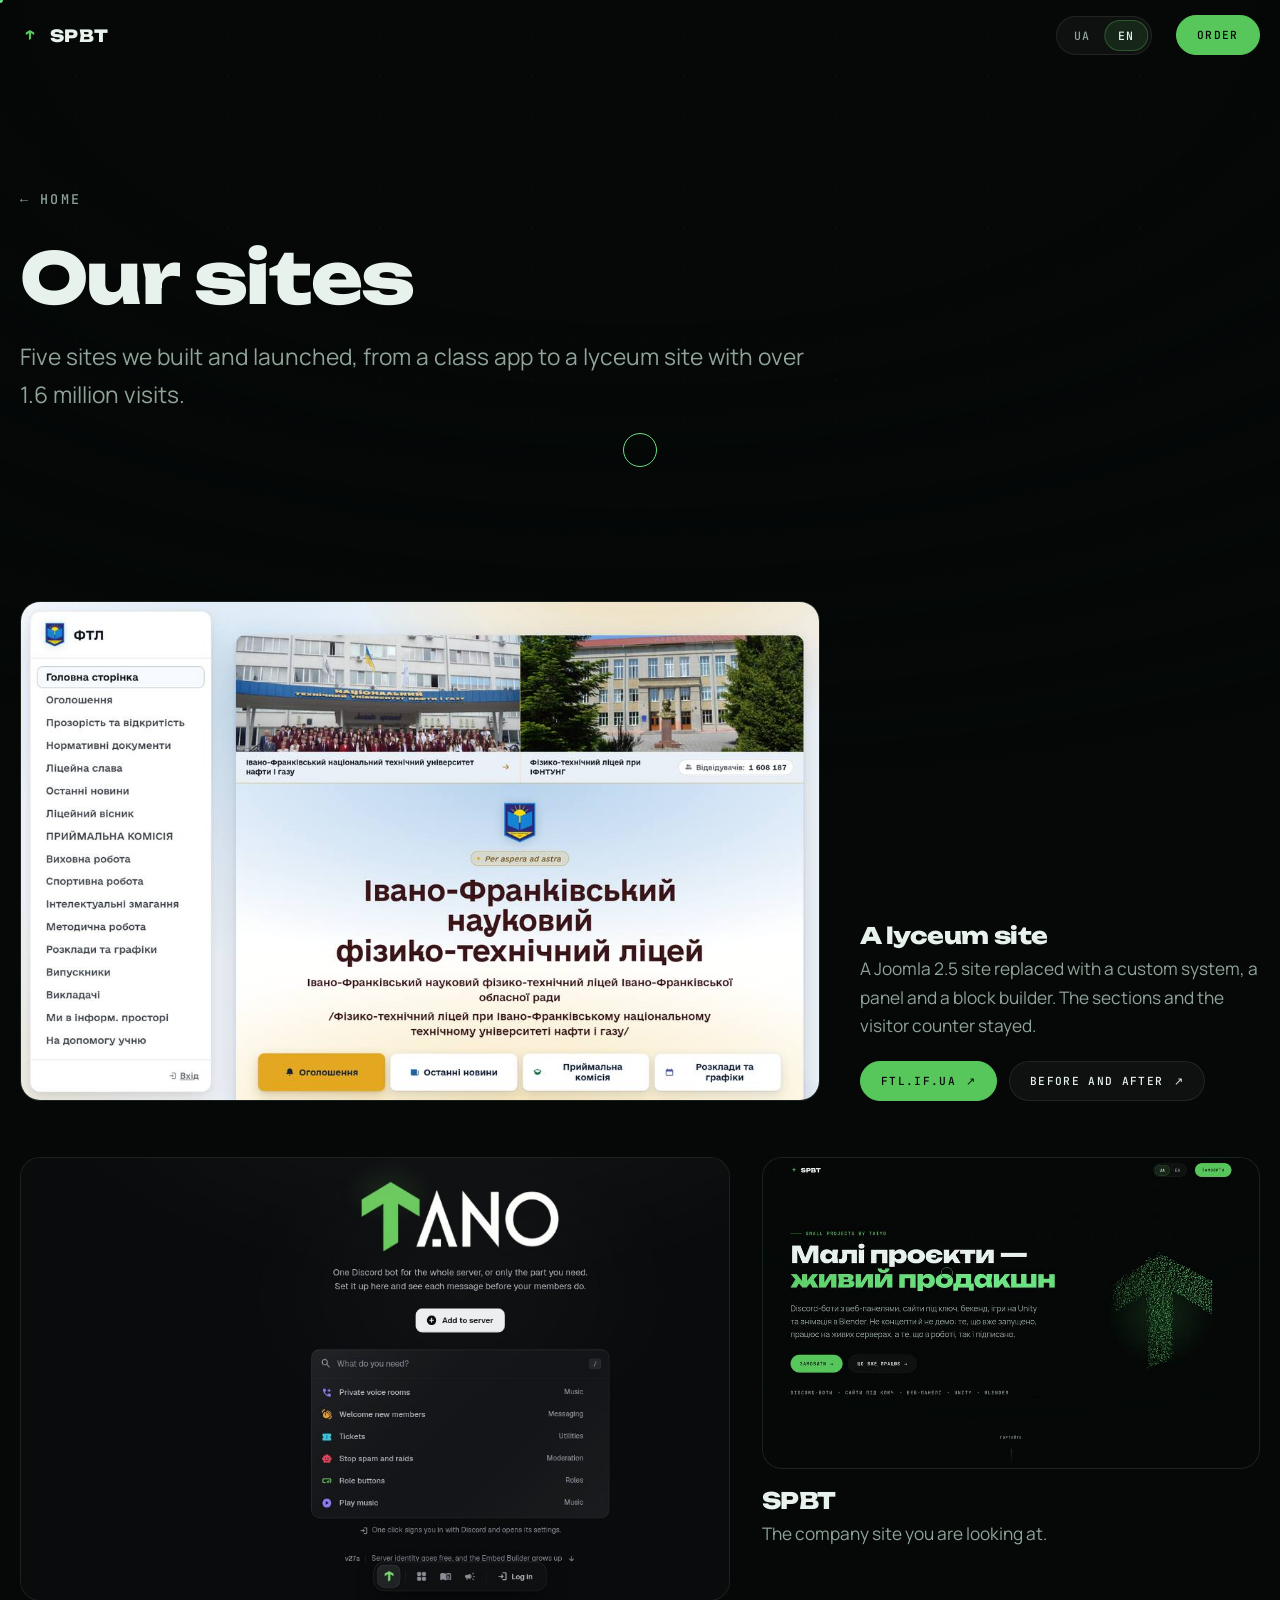
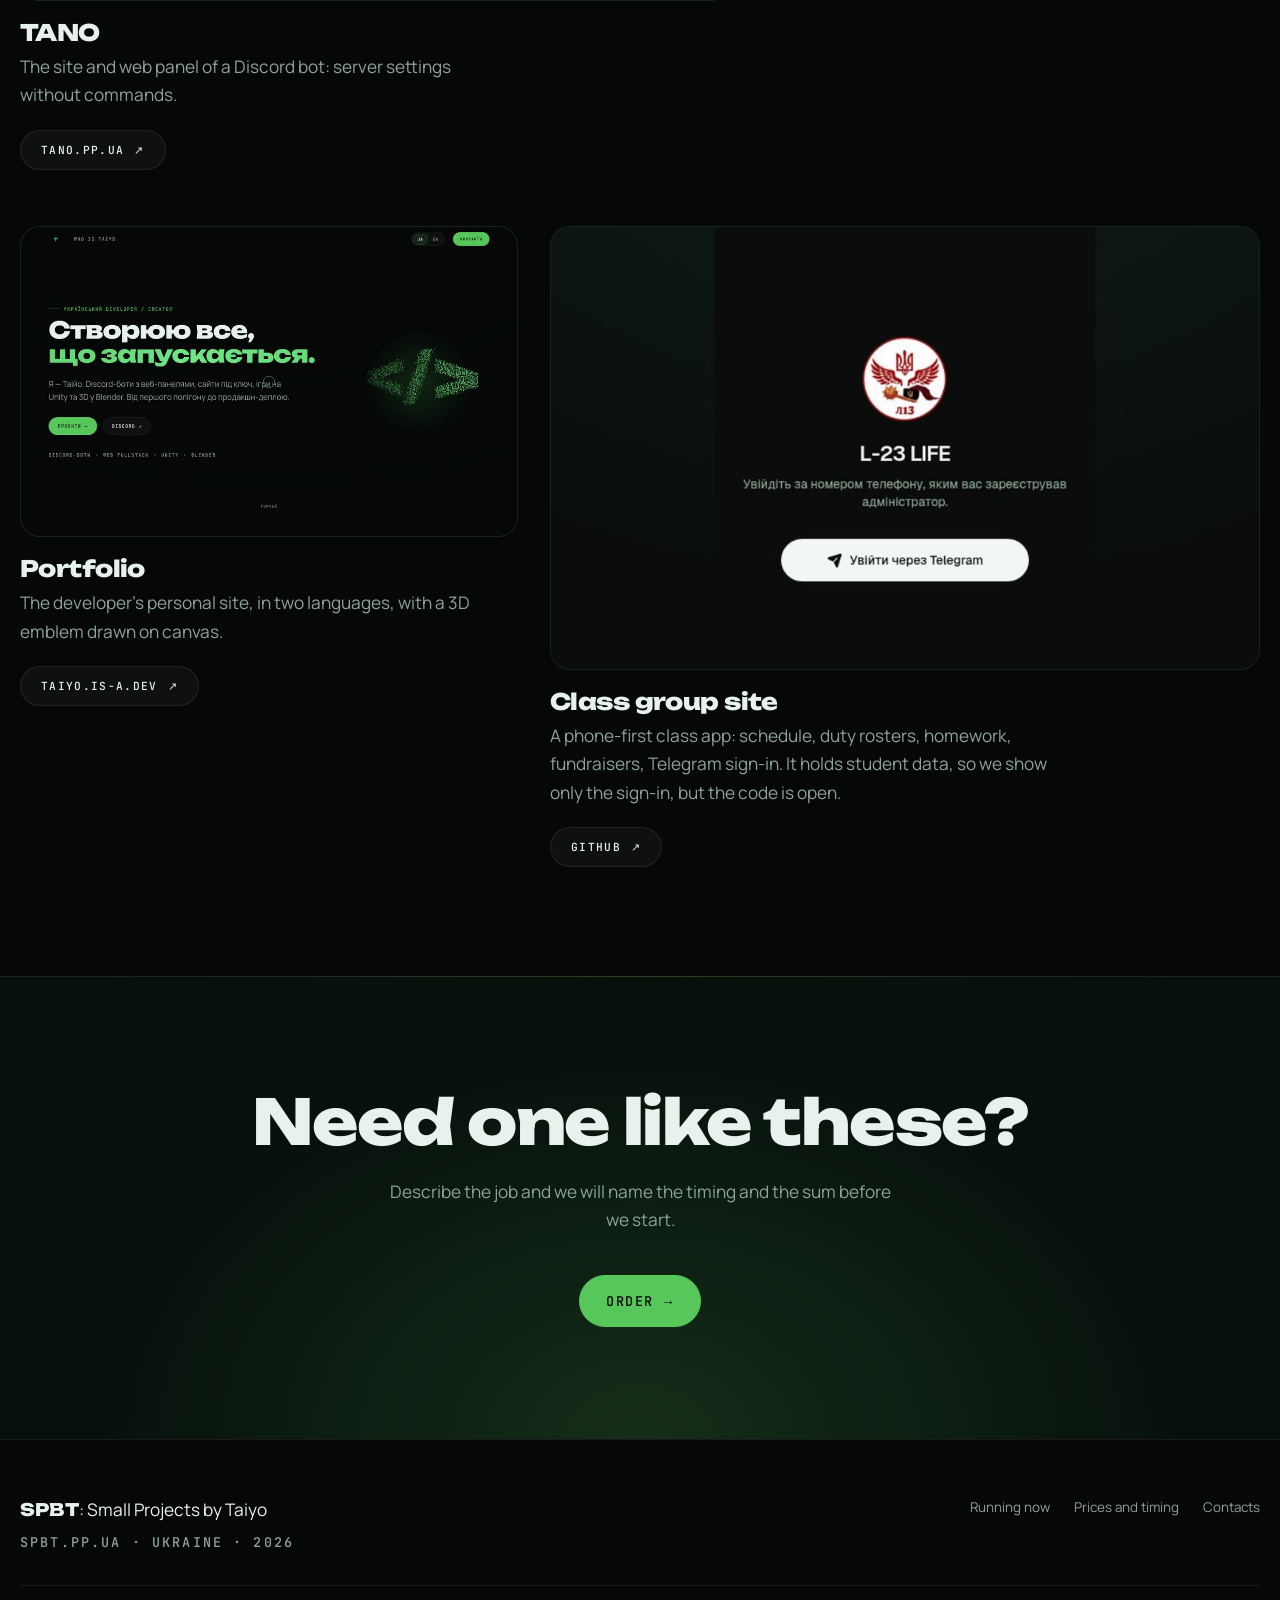
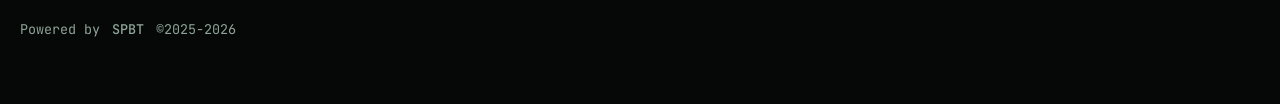
<file: en/sites/index.html>
<!doctype html>
<html lang="en">
<head>
<meta charset="utf-8">
<meta name="viewport" content="width=device-width,initial-scale=1">
<script>
  document.documentElement.classList.add('js');
  window.__spbtFailsafe = setTimeout(function () {
    document.documentElement.classList.add('js-stalled');
  }, 2500);
</script>
<script>
  (function () {
    document.addEventListener('click', function (e) {
      var opt = e.target && e.target.closest && e.target.closest('[data-lang]');
      if (!opt) return;
      try { window.localStorage.setItem('spbt-lang', opt.getAttribute('data-lang')); } catch (err) {}
    });
  })();
</script>
<title>SPBT sites: case study</title>
<meta name="description" content="All SPBT sites with previews: the Physics and Technology Lyceum site, the TANO panel, the company site, a portfolio and a class app.">
<meta name="author" content="Taiyo Asano">
<meta name="theme-color" content="#050807">
<link rel="icon" href="/assets/img/favicon.svg" type="image/svg+xml">
<link rel="canonical" href="https://spbt.pp.ua/en/sites/">
<link rel="alternate" hreflang="uk" href="https://spbt.pp.ua/sites/">
<link rel="alternate" hreflang="en" href="https://spbt.pp.ua/en/sites/">
<link rel="alternate" hreflang="x-default" href="https://spbt.pp.ua/sites/">
<meta property="og:type" content="website">
<meta property="og:locale" content="en_US">
<meta property="og:site_name" content="SPBT">
<meta property="og:title" content="SPBT sites: case study">
<meta property="og:description" content="All SPBT sites with previews: the Physics and Technology Lyceum site, the TANO panel, the company site, a portfolio and a class app.">
<meta property="og:url" content="https://spbt.pp.ua/en/sites/">
<meta property="og:image" content="https://spbt.pp.ua/assets/img/og.png">
<meta name="twitter:card" content="summary_large_image">
<meta name="twitter:title" content="SPBT sites: case study">
<meta name="twitter:description" content="All SPBT sites with previews: the Physics and Technology Lyceum site, the TANO panel, the company site, a portfolio and a class app.">
<meta name="twitter:image" content="https://spbt.pp.ua/assets/img/og.png">
<link rel="stylesheet" href="/assets/css/base.css">
<link rel="stylesheet" href="/assets/css/layout.css">
<link rel="stylesheet" href="/assets/css/components.css">
<link rel="stylesheet" href="/assets/css/spbt.css">
<script type="module" src="/assets/js/site.js"></script>
</head>
<body>
<canvas id="bg-grid" aria-hidden="true"></canvas>
<div class="cursor-dot" aria-hidden="true"></div>
<div class="cursor-ring" aria-hidden="true"></div>
<div class="page-wipe" aria-hidden="true"></div>

<a class="u-sr" href="#gallery">Skip to the sites</a>

<header class="nav" data-nav>
  <div class="nav__inner">
    <a class="nav__logo" href="/en/" data-page-link aria-label="SPBT — на початок">
      <svg viewBox="0 0 2000 2000" aria-hidden="true"><polygon points="1000,510 1420,755 1420,1000 1108,818 1108,1364 892,1490 892,818 580,1000 580,755" fill="currentColor"/></svg>
      SPBT
    </a>
    <div class="lang lang--en" role="group" aria-label="Site language">
      <span class="lang__slider" aria-hidden="true"></span>
      <a class="lang__opt" href="/sites/" data-lang="uk" lang="uk" hreflang="uk">UA</a>
      <a class="lang__opt is-on" href="/en/sites/" data-lang="en" aria-current="true" lang="en" hreflang="en">EN</a>
    </div>
    <a class="btn btn--sm btn--primary nav__cta" data-magnetic href="/en/#contact" data-page-link>Order</a>
  </div>
</header>

<main>
  <section class="case">
    <div class="u-container">
      <a class="case__back u-mono" href="/en/#sites" data-page-link><span aria-hidden="true">←</span> Home</a>
      <h1 data-type-in>Our sites</h1>
      <p class="case__lead" data-reveal data-reveal-delay="1">Five sites we built and launched, from a class app to a lyceum site with over 1.6 million visits.</p>
    </div>
  </section>

  <section class="section" id="gallery">
    <div class="u-container gallery">
      <article class="showcase showcase--lead" data-reveal>
        <a class="showcase__shot" href="https://ftl.if.ua/" target="_blank" rel="noopener"><img src="/assets/img/site-ftl.jpg" width="1120" height="700" alt="The Physics and Technology Lyceum site: side menu, two building photos, the emblem and the name"></a>
        <div class="showcase__body">
          <h2>A lyceum site</h2>
          <p>A Joomla 2.5 site replaced with a custom system, a panel and a block builder. The sections and the visitor counter stayed.</p>
          <div class="card__actions">
            <a class="btn btn--sm btn--primary" data-magnetic href="https://ftl.if.ua/" target="_blank" rel="noopener">ftl.if.ua <span aria-hidden="true">↗</span></a>
            <a class="btn btn--sm" data-magnetic href="https://taiyo.is-a.dev/en/ftl/" target="_blank" rel="noopener" aria-label="Lyceum site case study: before and after">Before and after <span aria-hidden="true">↗</span></a>
          </div>
        </div>
      </article>
      <article class="showcase" data-reveal>
        <a class="showcase__shot" href="https://tano.pp.ua/" target="_blank" rel="noopener"><img src="/assets/img/tano-shot.jpg" width="1280" height="640" loading="lazy" alt="Home page of the TANO v27 panel with an Add to server button and a search box"></a>
        <div class="showcase__body">
          <h2>TANO</h2>
          <p>The site and web panel of a Discord bot: server settings without commands.</p>
          <div class="card__actions">
            <a class="btn btn--sm" data-magnetic href="https://tano.pp.ua/" target="_blank" rel="noopener">tano.pp.ua <span aria-hidden="true">↗</span></a>
          </div>
        </div>
      </article>
      <article class="showcase" data-reveal>
        <span class="showcase__shot"><img src="/assets/img/site-spbt.jpg" width="960" height="600" loading="lazy" alt="Home page of spbt.pp.ua with the headline about small projects"></span>
        <div class="showcase__body">
          <h2>SPBT</h2>
          <p>The company site you are looking at.</p>
        </div>
      </article>
      <article class="showcase" data-reveal>
        <a class="showcase__shot" href="https://taiyo.is-a.dev/en/" target="_blank" rel="noopener"><img src="/assets/img/site-portfolio.jpg" width="960" height="600" loading="lazy" alt="Home page of the Taiyo portfolio with its large headline"></a>
        <div class="showcase__body">
          <h2>Portfolio</h2>
          <p>The developer’s personal site, in two languages, with a 3D emblem drawn on canvas.</p>
          <div class="card__actions">
            <a class="btn btn--sm" data-magnetic href="https://taiyo.is-a.dev/en/" target="_blank" rel="noopener">taiyo.is-a.dev <span aria-hidden="true">↗</span></a>
          </div>
        </div>
      </article>
      <article class="showcase" data-reveal>
        <a class="showcase__shot" href="https://github.com/DanyloKob/class-group-site" target="_blank" rel="noopener"><img src="/assets/img/site-class.jpg" width="960" height="600" loading="lazy" alt="Sign-in screen of the L-23 LIFE class app with the emblem and a Telegram sign-in button"></a>
        <div class="showcase__body">
          <h2>Class group site</h2>
          <p>A phone-first class app: schedule, duty rosters, homework, fundraisers, Telegram sign-in. It holds student data, so we show only the sign-in, but the code is open.</p>
          <div class="card__actions">
            <a class="btn btn--sm" data-magnetic href="https://github.com/DanyloKob/class-group-site" target="_blank" rel="noopener" aria-label="Class site code on GitHub">GitHub <span aria-hidden="true">↗</span></a>
          </div>
        </div>
      </article>
    </div>
  </section>

  <section class="cta">
    <div class="u-container">
      <h2 data-reveal>Need one like these?</h2>
      <p data-reveal data-reveal-delay="1">Describe the job and we will name the timing and the sum before we start.</p>
      <div class="cta__actions" data-reveal data-reveal-delay="2">
        <a class="btn btn--primary" data-magnetic href="/en/#contact" data-page-link>Order <span aria-hidden="true">→</span></a>
      </div>
    </div>
  </section>
</main>

<footer class="footer">
  <div class="u-container footer__inner">
    <div class="footer__brand">
      <p><strong>SPBT</strong>: Small Projects by Taiyo</p>
      <p class="footer__meta u-mono">spbt.pp.ua · Ukraine · 2026</p>
    </div>
    <nav class="footer__nav" aria-label="Footer navigation">
      <a href="/en/#work">Running now</a>
      <a href="/en/#price">Prices and timing</a>
      <a href="/en/#contact">Contacts</a>
    </nav>
    <p class="footer__powered">
      Powered by <strong>SPBT</strong> <span>&copy;2025-2026</span>
    </p>
  </div>
</footer>
</body>
</html>
</file>
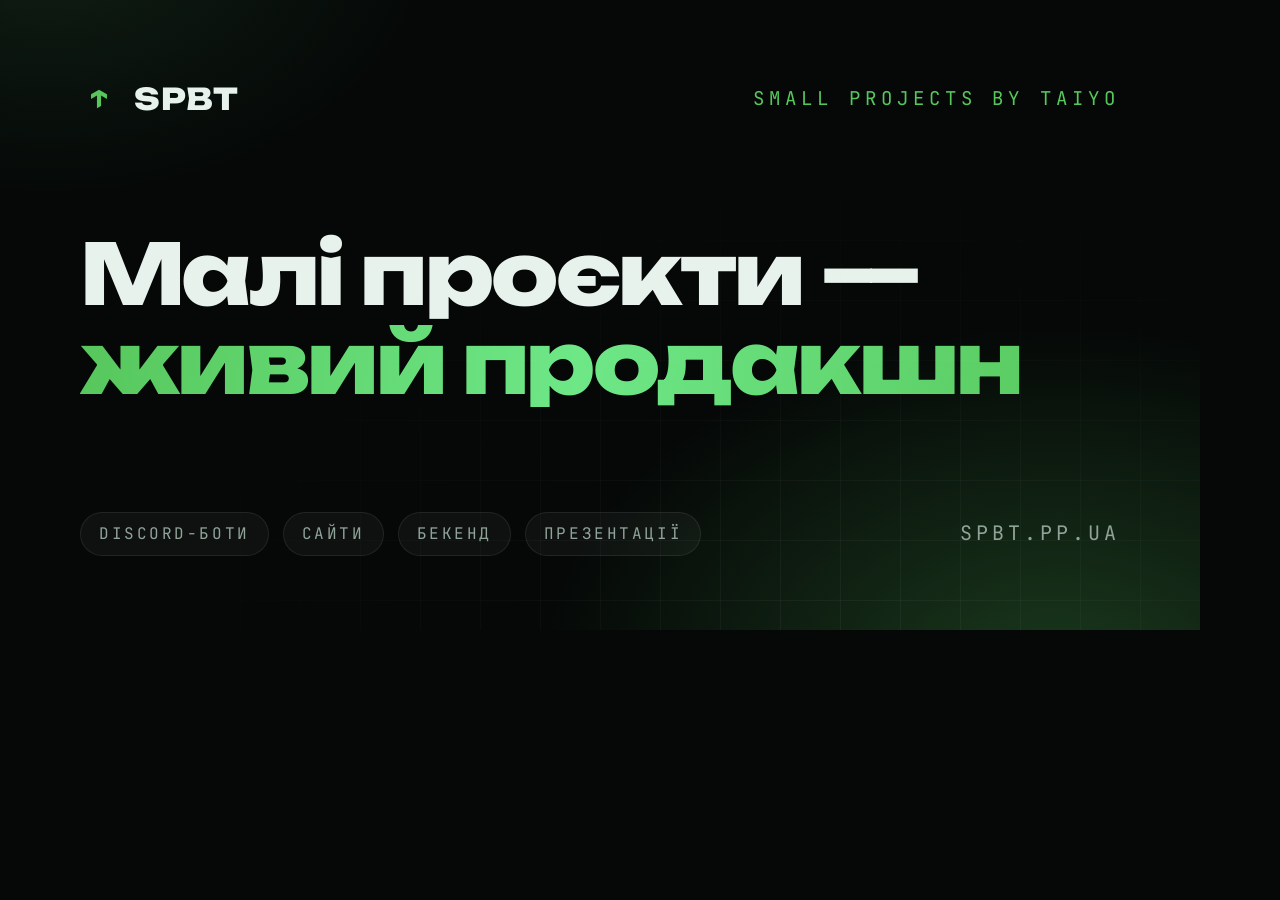
<file: tools/og.html>
<!doctype html>
<html lang="uk">
<head>
<meta charset="utf-8">
<link rel="stylesheet" href="/assets/css/base.css">
<style>
  html,body{margin:0;width:1200px;height:630px;overflow:hidden;}
  .og{
    position:relative;width:1200px;height:630px;
    background:
      radial-gradient(760px 520px at 88% 108%, rgba(87,199,92,.26), transparent 68%),
      radial-gradient(620px 420px at 4% -10%, rgba(110,231,135,.10), transparent 62%),
      var(--bg);
    padding:74px 80px;display:flex;flex-direction:column;justify-content:space-between;
  }
  .og::before{
    content:'';position:absolute;inset:0;
    background-image:
      linear-gradient(rgba(232,242,236,.05) 1px, transparent 1px),
      linear-gradient(90deg, rgba(232,242,236,.05) 1px, transparent 1px);
    background-size:60px 60px;
    mask-image:radial-gradient(900px 620px at 70% 100%, #000, transparent 80%);
  }
  .row{position:relative;display:flex;align-items:center;justify-content:space-between;}
  .brand{display:flex;align-items:center;gap:16px;
    font-family:var(--font-display);font-weight:800;font-size:30px;letter-spacing:.02em;}
  .brand svg{width:38px;height:38px;color:var(--green);}
  .eyebrow{font-family:var(--font-mono);font-size:19px;letter-spacing:.26em;
    text-transform:uppercase;color:var(--green);}
  h1{font-size:84px;line-height:1.06;letter-spacing:-.03em;margin:0;}
  h1 span{display:block;white-space:nowrap;}
  /* Gradient fill, not -webkit-text-stroke: the live site dropped the stroke
     because Unbounded 800 at negative tracking turns every glyph edge into a
     visible line and the letters knit together. Same reasoning applies here. */
  .out{
    background:linear-gradient(96deg,var(--green) 0%,var(--green-hi) 48%,var(--green) 100%);
    -webkit-background-clip:text;background-clip:text;color:transparent;
  }
  .foot{font-family:var(--font-mono);font-size:20px;letter-spacing:.2em;
    text-transform:uppercase;color:var(--muted);}
  .tags{display:flex;gap:14px;}
  .tags i{font-style:normal;font-family:var(--font-mono);font-size:16px;letter-spacing:.16em;
    text-transform:uppercase;color:var(--muted);border:1px solid var(--border);
    border-radius:999px;padding:8px 18px;background:var(--surface);}
</style>
</head>
<body>
  <div class="og">
    <div class="row">
      <div class="brand"><svg viewBox="0 0 2000 2000"><polygon points="1000,510 1420,755 1420,1000 1108,818 1108,1364 892,1490 892,818 580,1000 580,755" fill="currentColor"/></svg>SPBT</div>
      <div class="eyebrow">Small Projects by Taiyo</div>
    </div>
    <h1><span>Малі проєкти —</span><span class="out">живий продакшн</span></h1>
    <div class="row">
      <div class="tags"><i>Discord-боти</i><i>Сайти</i><i>Бекенд</i><i>Презентації</i></div>
      <div class="foot">spbt.pp.ua</div>
    </div>
  </div>
</body>
</html>
</file>
<file: assets/css/base.css>
/* ─── Fonts (self-hosted, latin + cyrillic subsets) ─────────────────────── */
@font-face{font-family:'JetBrains Mono';font-style:normal;font-weight:400;font-display:swap;src:url('/assets/fonts/jetbrains-mono-400-cyrillic.woff2') format('woff2');unicode-range:U+0301, U+0400-045F, U+0490-0491, U+04B0-04B1, U+2116;}
@font-face{font-family:'JetBrains Mono';font-style:normal;font-weight:400;font-display:swap;src:url('/assets/fonts/jetbrains-mono-400-latin.woff2') format('woff2');unicode-range:U+0000-00FF, U+0131, U+0152-0153, U+02BB-02BC, U+02C6, U+02DA, U+02DC, U+0304, U+0308, U+0329, U+2000-206F, U+20AC, U+2122, U+2191, U+2193, U+2212, U+2215, U+FEFF, U+FFFD;}
@font-face{font-family:'JetBrains Mono';font-style:normal;font-weight:500;font-display:swap;src:url('/assets/fonts/jetbrains-mono-500-cyrillic.woff2') format('woff2');unicode-range:U+0301, U+0400-045F, U+0490-0491, U+04B0-04B1, U+2116;}
@font-face{font-family:'JetBrains Mono';font-style:normal;font-weight:500;font-display:swap;src:url('/assets/fonts/jetbrains-mono-500-latin.woff2') format('woff2');unicode-range:U+0000-00FF, U+0131, U+0152-0153, U+02BB-02BC, U+02C6, U+02DA, U+02DC, U+0304, U+0308, U+0329, U+2000-206F, U+20AC, U+2122, U+2191, U+2193, U+2212, U+2215, U+FEFF, U+FFFD;}
@font-face{font-family:'Manrope';font-style:normal;font-weight:400;font-display:swap;src:url('/assets/fonts/manrope-400-cyrillic.woff2') format('woff2');unicode-range:U+0301, U+0400-045F, U+0490-0491, U+04B0-04B1, U+2116;}
@font-face{font-family:'Manrope';font-style:normal;font-weight:400;font-display:swap;src:url('/assets/fonts/manrope-400-latin.woff2') format('woff2');unicode-range:U+0000-00FF, U+0131, U+0152-0153, U+02BB-02BC, U+02C6, U+02DA, U+02DC, U+0304, U+0308, U+0329, U+2000-206F, U+20AC, U+2122, U+2191, U+2193, U+2212, U+2215, U+FEFF, U+FFFD;}
@font-face{font-family:'Manrope';font-style:normal;font-weight:500;font-display:swap;src:url('/assets/fonts/manrope-500-cyrillic.woff2') format('woff2');unicode-range:U+0301, U+0400-045F, U+0490-0491, U+04B0-04B1, U+2116;}
@font-face{font-family:'Manrope';font-style:normal;font-weight:500;font-display:swap;src:url('/assets/fonts/manrope-500-latin.woff2') format('woff2');unicode-range:U+0000-00FF, U+0131, U+0152-0153, U+02BB-02BC, U+02C6, U+02DA, U+02DC, U+0304, U+0308, U+0329, U+2000-206F, U+20AC, U+2122, U+2191, U+2193, U+2212, U+2215, U+FEFF, U+FFFD;}
@font-face{font-family:'Manrope';font-style:normal;font-weight:700;font-display:swap;src:url('/assets/fonts/manrope-700-cyrillic.woff2') format('woff2');unicode-range:U+0301, U+0400-045F, U+0490-0491, U+04B0-04B1, U+2116;}
@font-face{font-family:'Manrope';font-style:normal;font-weight:700;font-display:swap;src:url('/assets/fonts/manrope-700-latin.woff2') format('woff2');unicode-range:U+0000-00FF, U+0131, U+0152-0153, U+02BB-02BC, U+02C6, U+02DA, U+02DC, U+0304, U+0308, U+0329, U+2000-206F, U+20AC, U+2122, U+2191, U+2193, U+2212, U+2215, U+FEFF, U+FFFD;}
@font-face{font-family:'Unbounded';font-style:normal;font-weight:600;font-display:swap;src:url('/assets/fonts/unbounded-600-cyrillic.woff2') format('woff2');unicode-range:U+0301, U+0400-045F, U+0490-0491, U+04B0-04B1, U+2116;}
@font-face{font-family:'Unbounded';font-style:normal;font-weight:600;font-display:swap;src:url('/assets/fonts/unbounded-600-latin.woff2') format('woff2');unicode-range:U+0000-00FF, U+0131, U+0152-0153, U+02BB-02BC, U+02C6, U+02DA, U+02DC, U+0304, U+0308, U+0329, U+2000-206F, U+20AC, U+2122, U+2191, U+2193, U+2212, U+2215, U+FEFF, U+FFFD;}
@font-face{font-family:'Unbounded';font-style:normal;font-weight:800;font-display:swap;src:url('/assets/fonts/unbounded-800-cyrillic.woff2') format('woff2');unicode-range:U+0301, U+0400-045F, U+0490-0491, U+04B0-04B1, U+2116;}
@font-face{font-family:'Unbounded';font-style:normal;font-weight:800;font-display:swap;src:url('/assets/fonts/unbounded-800-latin.woff2') format('woff2');unicode-range:U+0000-00FF, U+0131, U+0152-0153, U+02BB-02BC, U+02C6, U+02DA, U+02DC, U+0304, U+0308, U+0329, U+2000-206F, U+20AC, U+2122, U+2191, U+2193, U+2212, U+2215, U+FEFF, U+FFFD;}

/* ─── Tokens ────────────────────────────────────────────────────────────── */
:root{
  --bg:#050807;
  --bg-soft:#07110C;
  --surface:rgba(255,255,255,.04);
  --surface-hi:rgba(255,255,255,.07);
  --border:rgba(255,255,255,.08);
  --border-hi:rgba(255,255,255,.18);
  --text:#E8F2EC;
  --muted:#8FA398;
  --green:#57C75C;
  --green-hi:#6EE787;

  --green-soft:rgba(87,199,92,.12);
  --green-line:rgba(87,199,92,.32);
  --glow:0 0 44px rgba(87,199,92,.26);
  --glow-sm:0 0 22px rgba(87,199,92,.22);

  --font-display:'Unbounded',system-ui,sans-serif;
  --font-body:'Manrope',system-ui,sans-serif;
  --font-mono:'JetBrains Mono',ui-monospace,'Cascadia Mono',monospace;

  --step--1:clamp(.76rem,.73rem + .16vw,.84rem);
  --step-0:clamp(1rem,.96rem + .2vw,1.08rem);
  --step-1:clamp(1.16rem,1.06rem + .5vw,1.42rem);
  --step-2:clamp(1.7rem,1.35rem + 1.6vw,2.7rem);
  --step-3:clamp(2.2rem,1.6rem + 2.9vw,4rem);
  --step-4:clamp(2.05rem,1.15rem + 4.6vw,4.4rem);

  --space:8px;
  --container:1280px;
  --radius:20px;
  --radius-sm:12px;
  --ease:cubic-bezier(.22,1,.36,1);
  --ease-io:cubic-bezier(.65,0,.35,1);
  --nav-h:72px;

  color-scheme:dark;
}

/* ─── Phone display scale ───────────────────────────────────────────────────
   The clamp *floors* were not the binding term — at 320px the fluid middle
   already computes ~33px for --step-4 and ~35px for --step-3, so lowering the
   floors would have changed almost nothing. The slope is what has to come
   down. Unbounded 800 at -.025em tracking fits roughly 7.5 glyphs per line in
   a 265px measure, which is why an h2 like "Один розробник — увесь шлях
   проєкту" wrapped to five lines. Scoped below 620px so every desktop size
   stays byte-identical. */
@media (max-width:620px){
  :root{
    --step-3:clamp(1.7rem,1.05rem + 3.4vw,4rem);
    --step-4:clamp(1.75rem,.95rem + 4.1vw,4.4rem);
  }
}

/* ─── Reset ─────────────────────────────────────────────────────────────── */
*,*::before,*::after{box-sizing:border-box;}

html{
  scroll-behavior:smooth;
  /* Keeps an anchored heading clear of the fixed nav on the ordinary long
     pages (/tano/, /ftl/, /decks/), whose anchors land top-aligned. On the
     slide page it is zeroed again (`html.slides` in layout.css) — there every
     target is a viewport-height box that centres its own content, so this
     padding would only push all of them down by its own value. */
  scroll-padding-top:calc(var(--nav-h) + var(--space)*2);
  -webkit-text-size-adjust:100%;
}

body{
  margin:0;
  background:var(--bg);
  color:var(--text);
  font-family:var(--font-body);
  font-size:var(--step-0);
  line-height:1.65;
  font-synthesis-weight:none;
  -webkit-font-smoothing:antialiased;
  text-rendering:optimizeLegibility;
  overflow-x:hidden;
}

img,svg,canvas,video{display:block;max-width:100%;}
img{height:auto;}
a{color:inherit;text-decoration:none;}
button{font:inherit;color:inherit;background:none;border:0;cursor:pointer;}
ul,ol,dl,dd{margin:0;padding:0;list-style:none;}
figure{margin:0;}

h1,h2,h3,h4{
  font-family:var(--font-display);
  font-weight:800;
  line-height:1.04;
  letter-spacing:-.025em;
  margin:0;
  text-wrap:balance;
}
h1{font-size:var(--step-4);}
h2{font-size:var(--step-3);}
h3{font-size:var(--step-1);letter-spacing:-.015em;}

p{margin:0 0 calc(var(--space)*2);text-wrap:pretty;}
p:last-child{margin-bottom:0;}
strong{font-weight:700;}

::selection{background:var(--green);color:var(--bg);}

:focus-visible{
  outline:2px solid var(--green-hi);
  outline-offset:3px;
  border-radius:4px;
}

/* ─── Utilities ─────────────────────────────────────────────────────────── */
.u-container{
  width:min(100% - calc(var(--space)*5),var(--container));
  margin-inline:auto;
}

.u-mono{
  font-family:var(--font-mono);
  font-size:var(--step--1);
  font-weight:500;
  letter-spacing:.16em;
  text-transform:uppercase;
  line-height:1.5;
}

.u-eyebrow{
  color:var(--green);
  display:flex;
  align-items:center;
  gap:calc(var(--space)*1.5);
  margin:0 0 calc(var(--space)*2);
}
.u-eyebrow::before{
  content:'';
  width:calc(var(--space)*4);
  height:1px;
  background:var(--green);
  flex:none;
}

.u-muted{color:var(--muted);}

/* Акцентний рядок заголовка — градієнт по літерах.
   Раніше тут було -webkit-text-stroke, і воно розсипалось: заголовки
   успадковують letter-spacing:-.025em, що для залитого тексту непомітно
   (заливки зливаються в одну форму), але в обведенні кожен край стає видимою
   лінією — і злиплі гліфи Unbounded 800 перетворювались на клубок.
   Градієнт дає обʼєм без жодних контурів, тому проблема зникає разом зі
   стежкою. Ім'я класу лишаємо: воно вже стоїть у розмітці всіх сторінок. */
.u-outline{
  background:linear-gradient(96deg,var(--green) 0%,var(--green-hi) 46%,var(--green) 100%);
  background-size:220% 100%;
  -webkit-background-clip:text;
  background-clip:text;
  color:transparent;
}
/* Старі рухи браузера без background-clip:text показали б порожнє місце. */
@supports not ((-webkit-background-clip:text) or (background-clip:text)){
  .u-outline{background:none;color:var(--green);}
}
/* Повільний зсув градієнта — літери «дихають». Тільки коли анімації дозволені. */
@media (prefers-reduced-motion:no-preference){
  .u-outline{animation:u-outline-drift 9s var(--ease-io) infinite alternate;}
}
@keyframes u-outline-drift{
  from{background-position:0% 50%;}
  to{background-position:100% 50%;}
}

.u-lead{
  font-size:var(--step-1);
  color:var(--muted);
  max-width:58ch;
}

.u-sr{
  position:absolute;
  width:1px;height:1px;
  padding:0;margin:-1px;
  overflow:hidden;
  clip-path:inset(50%);
  white-space:nowrap;
}
.u-sr:focus{
  position:fixed;
  top:calc(var(--space)*2);
  left:calc(var(--space)*2);
  width:auto;height:auto;
  margin:0;padding:calc(var(--space)*1.5) calc(var(--space)*3);
  clip-path:none;
  background:var(--green);
  color:var(--bg);
  border-radius:999px;
  font-family:var(--font-mono);
  font-size:var(--step--1);
  text-transform:uppercase;
  letter-spacing:.14em;
  z-index:100;
}

/* ─── Reduced motion ────────────────────────────────────────────────────── */
@media (prefers-reduced-motion:reduce){
  html{scroll-behavior:auto;}
  *,*::before,*::after{
    animation-duration:.01ms !important;
    animation-iteration-count:1 !important;
    transition-duration:.01ms !important;
  }
}
</file>
<file: assets/css/layout.css>
/* ═══ Global canvas layers ═══════════════════════════════════════════════ */
#bg-grid{
  position:fixed;
  inset:0;
  width:100%;
  height:100%;
  z-index:-2;
  opacity:.6;
  pointer-events:none;
}

body::after{ /* vignette so text always wins over the grid */
  content:'';
  position:fixed;
  inset:0;
  z-index:-1;
  pointer-events:none;
  background:radial-gradient(120% 90% at 50% 0%,transparent 40%,var(--bg) 100%);
}

/* ═══ Cursor ═════════════════════════════════════════════════════════════ */
/* Opt-in, not opt-out: if the script never runs the native cursor stays. */
.cursor-dot,
.cursor-ring{
  display:none;
  position:fixed;
  top:0;left:0;
  z-index:90;
  pointer-events:none;
  border-radius:50%;
  mix-blend-mode:difference;
  will-change:transform;
}
body.cursor-fx .cursor-dot,
body.cursor-fx .cursor-ring{display:block;}
.cursor-dot{
  width:6px;height:6px;
  margin:-3px 0 0 -3px;
  background:var(--green-hi);
}
.cursor-ring{
  width:34px;height:34px;
  margin:-17px 0 0 -17px;
  border:1px solid var(--green-hi);
  transition:width .3s var(--ease),height .3s var(--ease),margin .3s var(--ease),opacity .3s;
}
.cursor-ring.is-hot{
  width:58px;height:58px;
  margin:-29px 0 0 -29px;
  background:rgba(110,231,135,.08);
}
body.cursor-fx,
body.cursor-fx a,
body.cursor-fx button{cursor:none;}

/* ═══ Page transition wipe ═══════════════════════════════════════════════ */
.page-wipe{
  position:fixed;
  inset:0;
  z-index:120;
  background:var(--green);
  transform:scaleY(0);
  transform-origin:bottom;
  pointer-events:none;
}
.page-wipe.is-out{
  transform:scaleY(1);
  transition:transform .42s var(--ease-io);
}
.page-wipe.is-in{
  transform:scaleY(0);
  transform-origin:top;
  transition:transform .52s var(--ease-io);
}

/* ═══ Navbar ═════════════════════════════════════════════════════════════ */
.nav{
  position:fixed;
  top:0;left:0;right:0;
  z-index:80;
  height:var(--nav-h);
  display:flex;
  align-items:center;
  transition:transform .45s var(--ease),background .35s,border-color .35s,backdrop-filter .35s;
  border-bottom:1px solid transparent;
}
.nav--solid{
  background:rgba(5,8,7,.72);
  backdrop-filter:blur(18px) saturate(140%);
  -webkit-backdrop-filter:blur(18px) saturate(140%);
  border-bottom-color:var(--border);
}
.nav--hidden{transform:translateY(-100%);}

.nav__inner{
  display:flex;
  align-items:center;
  gap:calc(var(--space)*3);
  width:min(100% - calc(var(--space)*5),var(--container));
  margin-inline:auto;
}

.nav__logo{
  display:flex;
  align-items:center;
  gap:calc(var(--space)*1.25);
  font-family:var(--font-display);
  font-weight:800;
  font-size:1.05rem;
  letter-spacing:.02em;
  margin-right:auto;
}
.nav__logo svg{width:20px;height:20px;color:var(--green);transition:transform .5s var(--ease);}
.nav__logo:hover svg{transform:translateY(-3px) rotate(-8deg);}
/* Replaced content in a non-wrapping flex row resolves min-width to 0, so the
   mark was the first thing sacrificed when the bar ran out of room — measured
   width 0px on the case pages at 320px. It must never shrink. */
.nav__logo,
.nav__logo svg{flex:none;}

/* Icon-only mark: no wordmark, so the bar stays quiet and the glyph reads
   as a button rather than a title. */
.nav__logo--icon{
  gap:0;
  margin-right:calc(var(--space)*1);
  padding:calc(var(--space)*1);
  border-radius:12px;
  border:1px solid transparent;
  transition:border-color .3s var(--ease),background .3s var(--ease);
}
.nav__logo--icon svg{width:24px;height:24px;}
.nav__logo--icon:hover{border-color:var(--green-line);background:var(--green-soft);}

.nav__who{
  margin-right:auto;
  font-size:var(--step--1);
  font-weight:500;
  letter-spacing:.15em;
  text-transform:uppercase;
  color:var(--muted);
  transition:color .3s var(--ease);
  white-space:nowrap;
}
.nav__who:hover,
.nav__who[aria-current="true"]{color:var(--text);}

/* ── Language pill ──────────────────────────────────────────────────────
   Two labels in a capsule with a slider behind the active one. The slider
   is a sibling, positioned by :has() so no JS is needed; browsers without
   :has() simply show the active label brighter, which is still correct. */
.lang{
  position:relative;
  display:inline-flex;
  align-items:center;
  padding:3px;
  border:1px solid var(--border);
  border-radius:999px;
  background:var(--surface);
}
.lang__opt{
  position:relative;
  z-index:1;
  padding:calc(var(--space)*.75) calc(var(--space)*1.75);
  border-radius:999px;
  font-family:var(--font-mono);
  font-size:.72rem;
  font-weight:500;
  letter-spacing:.1em;
  color:var(--muted);
  transition:color .3s var(--ease);
}
.lang__opt.is-on{color:var(--text);}
.lang__opt--soon{cursor:not-allowed;opacity:.45;}
.lang__opt--soon:hover{color:var(--muted);}

.lang__slider{
  position:absolute;
  top:3px;
  bottom:3px;
  left:3px;
  width:calc(50% - 3px);
  border-radius:999px;
  background:var(--green-soft);
  border:1px solid var(--green-line);
  transition:transform .42s var(--ease);
}
/* The English page adds .lang--en on the capsule and the slider moves over.
   A plain class, not :has() — one attribute in the markup beats a selector
   that has to guess which of two different element types came last. */
.lang--en .lang__slider{transform:translateX(100%);}

.nav__cta{white-space:nowrap;}

/* `.nav__links`, `.nav__pill` and `.nav__burger` used to live here. Every page
   now ships the same slim bar — icon, one link, language pill (index only),
   one action — so the multi-link row, its sliding indicator and the mobile
   drawer have no markup left anywhere and are gone rather than left dormant.
   Their absence is what let `initMobileMenu()` go too. */

/* ═══ Hero ═══════════════════════════════════════════════════════════════ */
.hero{
  position:relative;
  min-height:100svh;
  display:flex;
  flex-direction:column;
  justify-content:center;
  /* Symmetric on purpose. `justify-content:center` centres inside the content
     box, so an asymmetric padding-block displaces the content by half the
     difference — the old 136px/80px left the hero 28px low, the one slide that
     did not reach 0 when scroll-padding was zeroed. The top value still clears
     the fixed nav. */
  padding:calc(var(--nav-h) + var(--space)*8) 0;
}
.hero__inner{
  display:grid;
  grid-template-columns:minmax(0,1.32fr) minmax(0,.68fr);
  align-items:center;
  gap:calc(var(--space)*8);
}
.hero__title{margin:calc(var(--space)*2) 0 calc(var(--space)*4);}
.hero__title span{display:block;}
/* The two lines are designed as single lines; only hold that where they fit —
   and above 1040px the copy column is 66% of a container that stops growing at
   1280px, while --step-4 keeps climbing to its 70.4px cap. Those two curves
   cross: Unbounded 800 renders the accent line at ~11.35em, so it wanted 800px
   inside a 723px column at 1200px wide. The overflow did not merely stick out.
   `.u-outline` paints its letters with `background-clip:text`, and a background
   stops at the element box, so every glyph past the edge became invisible —
   measured on the live portfolio: 77px of "що запускається." simply gone
   between 1041px and 1319px.

   Tying the size to the viewport across that band keeps the line inside the
   column. The coefficient is measured, not guessed: at 1041px it yields 51px
   against a 54px ceiling, and it holds for both this site's 16-character line
   and the 14-character one on spbt.pp.ua, which is why this lives in the shared
   stylesheet instead of one site's overrides.

   The 4.25rem ceiling is deliberately below --step-4's 4.4rem. At the full size
   the accent line measured 800px inside an 803px column — correct in Chromium,
   but three pixels is not a margin, it is a coincidence, and the failure mode is
   letters silently disappearing rather than anything visibly wrong. 4.25rem
   costs 2.4px of display size at the widest screens and buys 30px of slack for
   whatever a different platform's font metrics do. */
@media (min-width:1041px){
  .hero__title span{white-space:nowrap;}
  .hero__title{font-size:clamp(2.5rem,4.9vw,4.25rem);}
}
.hero__lead{
  font-size:var(--step-1);
  color:var(--muted);
  max-width:52ch;
  margin-bottom:calc(var(--space)*5);
}
.hero__actions{
  display:flex;
  flex-wrap:wrap;
  gap:calc(var(--space)*2);
  margin-bottom:calc(var(--space)*6);
}
.hero__tags{
  display:flex;
  flex-wrap:wrap;
  align-items:center;
  gap:calc(var(--space)*2);
  color:var(--muted);
}
.hero__tags li{display:flex;align-items:center;gap:calc(var(--space)*2);}
.hero__tags li:not(:last-child)::after{
  content:'';
  width:4px;height:4px;
  border-radius:50%;
  background:var(--green);
  opacity:.6;
}

.hero__visual{perspective:1000px;}

.hero__scroll{
  position:absolute;
  left:50%;
  bottom:calc(var(--space)*3);
  transform:translateX(-50%);
  display:flex;
  flex-direction:column;
  align-items:center;
  gap:calc(var(--space)*1.5);
  color:var(--muted);
  font-size:.66rem;
}
.hero__scroll i{
  display:block;
  width:1px;height:44px;
  background:linear-gradient(var(--green),transparent);
  animation:scroll-hint 2.2s var(--ease-io) infinite;
  transform-origin:top;
}
@keyframes scroll-hint{
  0%{transform:scaleY(0);opacity:0;}
  35%{transform:scaleY(1);opacity:1;}
  100%{transform:scaleY(1) translateY(44px);opacity:0;}
}

/* ═══ Sections ═══════════════════════════════════════════════════════════ */
.section{
  position:relative;
  padding:calc(var(--space)*16) 0;
  /* Second declaration on purpose — a browser without svh keeps the 256px
     above. A fixed 256px of padding inside a `min-height:100svh` slide made
     #ftl 821px tall in an 800px viewport: min-height stopped governing, the
     slide outgrew the screen, and every slide after it landed on a fractional
     snap position. Capping against the viewport keeps each one exactly one
     screen tall. */
  padding-block:min(calc(var(--space)*16),12svh);
}
/* Every slide keeps the page background, so the pointer-reactive dot lattice
   (a fixed canvas painted behind everything) stays visible on all of them.
   An opaque tint here would cover that canvas — which is exactly why the
   former green sections looked dead under the cursor. Separation is carried
   by a hairline instead of a fill. */
.section--soft::before,
.section--soft::after{
  content:'';
  position:absolute;
  left:0;right:0;
  height:1px;
  background:linear-gradient(90deg,transparent,var(--border-hi),transparent);
}
.section--soft::before{top:0;}
.section--soft::after{bottom:0;}

/* `min(20ch,100%)` — at phone display sizes 20ch is ~700px, so the bare cap
   was inert there and misleading to read. */
.section__title{margin-bottom:calc(var(--space)*7);max-width:min(20ch,100%);}
.section__lead{
  font-size:var(--step-1);
  color:var(--muted);
  max-width:60ch;
  margin:calc(var(--space)*-4) 0 calc(var(--space)*7);
}

/* ═══ Slides ═════════════════════════════════════════════════════════════
   Native scroll-snap, never a wheel handler — keyboard, trackpad, scrollbar,
   find-in-page and screen readers keep working.

   `mandatory` + `scroll-snap-stop:always` is what makes a small flick throw
   you all the way to the next slide and makes stopping between two slides
   impossible. `always` also caps one gesture at one slide, so a hard fling
   cannot skip three.

   The catch: with `mandatory`, content taller than the viewport can become
   unreachable. Guarded two ways — height stays a floor (`min-height`, never
   fixed), and the whole thing only engages when the viewport is tall enough
   to hold a slide. Short or narrow screens fall back to `proximity`, where
   the browser assists but never traps. */
@media (prefers-reduced-motion:no-preference){
  html.slides{scroll-snap-type:y proximity;}
}
/* Scoped to `html.slides`, and the breakpoint matches the one that releases
   `min-height:100svh` below. They used to disagree — snapping engaged at
   760px while full-height slides stopped at 900px, so 760-900px tablets got
   hard one-slide-per-gesture snapping on sections sized to their content,
   which is the trap the guard above exists to avoid. */
@media (prefers-reduced-motion:no-preference) and (min-width:901px) and (min-height:600px){
  html.slides{
    scroll-snap-type:y mandatory;
    /* Zeroed on purpose. `scroll-snap-align:start` honours scroll-padding, so
       an 88px padding parked every slide 88px down the viewport — and because
       each slide centres its own content, the content moved down by the full
       88px too. Measured: exactly +88px off-centre on every slide. Slides are
       viewport-height with centred content, so no padding is wanted here. */
    scroll-padding-top:0;
  }
  .snap{scroll-snap-stop:always;}

  /* The footer is not a slide, but with `mandatory` it still needs a snap
     point or it becomes unreachable: the scroller refuses to leave the last
     slide's snap position and the footer stays parked just below the fold.
     Measured before this rule: footer top sat exactly at the viewport bottom
     with 266px of scroll range that could not be used. `end` lets it come up
     flush against the bottom edge without giving it a slide's height. */
  .slides .footer{scroll-snap-align:end;}
}
.snap{
  scroll-snap-align:start;
  min-height:100svh;
  display:flex;
  flex-direction:column;
  justify-content:center;
}
@supports not (height:100svh){
  .snap{min-height:100vh;}
}

/* ═══ Footer ═════════════════════════════════════════════════════════════ */
.footer{
  border-top:1px solid var(--border);
  padding:calc(var(--space)*7) 0 calc(var(--space)*8);
}
.footer__inner{
  display:grid;
  grid-template-columns:1fr auto;
  align-items:start;
  gap:calc(var(--space)*4) calc(var(--space)*6);
}
.footer__inner p{margin:0;}

.footer__brand{display:flex;flex-direction:column;gap:calc(var(--space)*1);}
.footer__brand strong{font-family:var(--font-display);letter-spacing:.01em;}
.footer__meta{font-size:var(--step--1);color:var(--muted);}

.footer__nav{
  display:flex;
  flex-wrap:wrap;
  justify-content:flex-end;
  gap:calc(var(--space)*1) calc(var(--space)*3);
}
.footer__nav a{
  font-size:var(--step--1);
  color:var(--muted);
  text-decoration:none;
  transition:color .22s var(--ease);
}
.footer__nav a:hover,
.footer__nav a:focus-visible{color:var(--text);}

/* Powered-by strip — spans the full width under the grid. */
.footer__powered{
  grid-column:1/-1;
  display:flex;
  flex-wrap:wrap;
  align-items:center;
  gap:calc(var(--space)*1.5);
  padding-top:calc(var(--space)*4);
  border-top:1px solid var(--border);
  font-family:var(--font-mono);
  font-size:var(--step--1);
  color:var(--muted);
}
.footer__powered a{
  color:var(--text);
  font-weight:700;
  text-decoration:none;
  border-bottom:1px solid var(--green-line);
  transition:color .22s var(--ease),border-color .22s var(--ease);
}
.footer__powered a:hover,
.footer__powered a:focus-visible{
  color:var(--green-hi);
  border-bottom-color:var(--green-hi);
}

@media (max-width:640px){
  .footer__inner{grid-template-columns:1fr;}
  .footer__nav{justify-content:flex-start;}
}

/* ═══ Case-page header ═══════════════════════════════════════════════════ */
.case{
  padding:calc(var(--nav-h) + var(--space)*14) 0 calc(var(--space)*10);
}
.case__back{
  display:inline-flex;
  align-items:center;
  gap:calc(var(--space)*1.25);
  color:var(--muted);
  margin-bottom:calc(var(--space)*4);
  transition:color .3s var(--ease),gap .3s var(--ease);
}
.case__back:hover{color:var(--green);gap:calc(var(--space)*2);}
.case__mark{
  display:block;
  width:56px;height:56px;
  color:var(--green);
  margin-bottom:calc(var(--space)*3);
  filter:drop-shadow(var(--glow-sm));
}
.case__mark svg{width:100%;height:100%;}
.case__lead{
  font-size:var(--step-1);
  color:var(--muted);
  max-width:56ch;
  margin:calc(var(--space)*3) 0 calc(var(--space)*5);
}

/* ═══ Responsive ═════════════════════════════════════════════════════════ */
@media (max-width:1040px){
  /* `minmax(0,1fr)`, not bare `1fr`. Bare `1fr` means `minmax(auto,1fr)`, and
     the auto floor is min-content — one unbreakable word ("запускається.")
     could stretch the column past its container. `overflow-wrap:break-word`
     stops the visible clip but, unlike `anywhere`, does not reduce min-content
     contribution, so the column could still grow. */
  .hero__inner{grid-template-columns:minmax(0,1fr);gap:calc(var(--space)*6);}
  .hero__visual{max-width:440px;}
}

/* ═══ Phones and small tablets ═══════════════════════════════════════════
   Nothing in the bar is hidden at any width any more. The rules that used to
   sit here served a burger drawer, and one of them — `.nav__inner > .btn
   {display:none}` — swallowed the "Контакти" button outright: measured height
   0 at 320, 390 and 430, so a phone visitor could not reach contacts from the
   bar at all. Every page now carries the same three or four small items, which
   fit a 320px screen intact. */
@media (max-width:900px){
  :root{--nav-h:60px;}

  /* Bigger hit areas without moving any text: these are bare inline links,
     measured ~110x18 and ~60x20, well under a comfortable touch target. */
  .nav__who{display:inline-flex;align-items:center;min-height:44px;}
  .footer__nav a,
  .footer__powered a{display:inline-flex;align-items:center;min-height:44px;}
  .footer__nav{gap:0 calc(var(--space)*3);}

  .nav__inner{gap:calc(var(--space)*1.5);}
  .nav__who{
    /* Keeps its full label while there is room; the letter-spacing is what
       makes it wide, so that goes first. */
    letter-spacing:.08em;
    font-size:.68rem;
  }
  .nav__cta{padding:calc(var(--space)*1.25) calc(var(--space)*2.25);}
  .lang__opt{padding:calc(var(--space)*.75) calc(var(--space)*1.25);font-size:.66rem;}

  /* Slides stop being forced to a full viewport. On a phone the content is
     usually taller than the screen anyway, so demanding 100svh only added
     dead space above and below; letting sections size to their content is
     what makes the page read tightly. Snapping is already `proximity` here,
     so nothing needs a fixed height to work. */
  /* `.pjslide` is released in components.css instead, next to the 100svh
     declaration it has to beat: that file loads after this one and the two
     selectors are equally specific, so the release only works from there. */
  .snap{min-height:0;}
  .section{padding:calc(var(--space)*9) 0;}
  .hero{
    min-height:0;
    padding:calc(var(--nav-h) + var(--space)*7) 0 calc(var(--space)*8);
  }
  .hero__scroll{display:none;}
  .case{padding-top:calc(var(--nav-h) + var(--space)*9);}

  .section__title{margin-bottom:calc(var(--space)*4);}
  .section__lead{margin:calc(var(--space)*-2) 0 calc(var(--space)*4);}
}

@media (max-width:620px){
  .nav__who{
    font-size:.62rem;
    letter-spacing:.06em;
  }
  /* Was .62rem — 9.9px on every phone, because it is a fixed rem with no fluid
     term. This is a readable floor, not a decorative one. */
  .hero__tags{font-size:.72rem;gap:calc(var(--space)*1.25);}
  .hero__tags li{gap:calc(var(--space)*1.25);}
  .footer__nav{gap:calc(var(--space)*1) calc(var(--space)*2);}
}


@media (max-width:400px){
  /* Below this the bar cannot hold the wordmark honestly. The logo already
     links home and the pill plus CTA are the two things a visitor needs. */
  .nav__who{display:none;}
  .nav__logo--icon{margin-right:auto;}

  /* At 320px the display size put "запускається." at ~323px inside a 280px
     column — a single word wider than its container, which pushed the whole
     page 18px sideways. Unbounded has no narrow variant, so the size has to
     come down; `overflow-wrap` is the guard so no future long word can do the
     same thing again. */
  .hero__title{font-size:clamp(1.5rem,7.4vw,2rem);}
  .pj__title{font-size:clamp(1.7rem,8vw,2.2rem);}
}

/* Headline type must never be able to overflow its column. Applied at every
   width: a long product name or a URL in a heading would otherwise widen the
   page rather than wrap. */
h1,h2,h3,.pj__title,.hero__title{overflow-wrap:break-word;}
</file>
<file: assets/css/components.css>
/* Runtime-written custom properties, with defaults so the CSS is valid
   and correct even before (or without) JavaScript. */
:root{
  --i:0;    /* character index for the type-in stagger */
  --mx:50%; /* pointer position inside a tilted card */
  --my:50%;
  --tx:0;   /* same pointer, normalised to -0.5…0.5 for the hero canvas */
  --ty:0;
}

/* ═══ Motion states (driven by motion.js) ════════════════════════════════
   Content is hidden ONLY once the inline head script proves scripting is
   on (.js), and it is force-shown if the module never boots (.js-stalled).
   Without both guards a JS failure would render a blank page.          */
.js [data-reveal]{
  opacity:0;
  transform:translateY(26px);
  transition:opacity .8s var(--ease),transform .8s var(--ease);
}
.js [data-reveal].is-in,
.js-stalled [data-reveal]{opacity:1;transform:none;}

[data-type-in] .ch{
  display:inline-block;
  opacity:0;
  transform:translateY(.42em);
  filter:blur(8px);
  animation:ch-in .82s var(--ease) forwards;
  animation-delay:calc(var(--i) * 24ms);
}
@keyframes ch-in{to{opacity:1;transform:none;filter:blur(0);}}

@media (prefers-reduced-motion:reduce){
  .js [data-reveal]{opacity:1;transform:none;}
  [data-type-in] .ch{opacity:1;transform:none;filter:none;animation:none;}
}

/* ═══ Buttons ════════════════════════════════════════════════════════════ */
.btn{
  --btn-bg:var(--surface);
  --btn-fg:var(--text);
  --btn-bd:var(--border);
  display:inline-flex;
  align-items:center;
  gap:calc(var(--space)*1.25);
  padding:calc(var(--space)*1.75) calc(var(--space)*3.25);
  border:1px solid var(--btn-bd);
  border-radius:999px;
  background:var(--btn-bg);
  color:var(--btn-fg);
  font-family:var(--font-mono);
  font-size:var(--step--1);
  font-weight:500;
  letter-spacing:.12em;
  text-transform:uppercase;
  white-space:nowrap;
  will-change:transform;
  transition:border-color .35s var(--ease),background .35s var(--ease),
             box-shadow .35s var(--ease),color .35s var(--ease);
}
.btn:hover{
  --btn-bd:var(--green-line);
  --btn-bg:var(--green-soft);
  color:var(--green-hi);
}
.btn span{transition:transform .35s var(--ease);}
.btn:hover span{transform:translateX(3px);}

.btn--primary{
  --btn-bg:var(--green);
  --btn-fg:var(--bg);
  --btn-bd:var(--green);
  font-weight:700;
}
.btn--primary:hover{
  --btn-bg:var(--green-hi);
  --btn-bd:var(--green-hi);
  color:var(--bg);
  box-shadow:var(--glow);
}

.btn--sm{padding:calc(var(--space)*1.25) calc(var(--space)*2.5);font-size:.7rem;}

/* ═══ Card base ══════════════════════════════════════════════════════════ */
.card{
  position:relative;
  overflow:hidden;
  border:1px solid var(--border);
  border-radius:var(--radius);
  background:var(--surface);
  transform-style:preserve-3d;
  will-change:transform;
  transition:border-color .4s var(--ease),background .4s var(--ease),
             box-shadow .4s var(--ease);
}
.card:hover{
  border-color:var(--border-hi);
  background:var(--surface-hi);
}
.card::after{ /* pointer highlight, position from --mx/--my */
  content:'';
  position:absolute;
  inset:0;
  border-radius:inherit;
  pointer-events:none;
  opacity:0;
  background:radial-gradient(340px circle at var(--mx,50%) var(--my,50%),
             rgba(110,231,135,.14),transparent 62%);
  transition:opacity .4s var(--ease);
}
.card:hover::after{opacity:1;}

/* ═══ Discipline cards ═══════════════════════════════════════════════════ */
.cards{
  display:grid;
  grid-template-columns:repeat(auto-fit,minmax(min(240px,100%),1fr));
  gap:calc(var(--space)*2.5);
}
.card--skill{
  padding:calc(var(--space)*4);
  min-height:230px;
  display:flex;
  flex-direction:column;
}
.card--skill h3{margin:calc(var(--space)*2) 0 calc(var(--space)*1.5);}
.card--skill p{color:var(--muted);font-size:.95rem;margin:0;}
.card__num{
  color:var(--green);
  opacity:.65;
  letter-spacing:.2em;
}
.card--skill::before{
  content:'';
  position:absolute;
  left:0;top:calc(var(--space)*4);
  width:2px;height:0;
  background:var(--green);
  transition:height .5s var(--ease);
}
.card--skill:hover::before{height:calc(100% - var(--space)*8);}

/* ═══ About ══════════════════════════════════════════════════════════════ */
.about{
  display:grid;
  grid-template-columns:340px minmax(0,1fr);
  gap:calc(var(--space)*8);
  align-items:center;
}
.about__portrait{
  position:relative;
  border-radius:var(--radius);
  overflow:hidden;
  border:1px solid var(--border);
  background:var(--bg-soft);
  box-shadow:var(--glow);
}
.about__portrait img{width:100%;}
.about__ring{
  position:absolute;
  inset:0;
  border-radius:inherit;
  pointer-events:none;
  box-shadow:inset 0 0 0 1px var(--green-line),inset 0 -60px 90px -50px rgba(87,199,92,.5);
}
.facts{
  display:flex;
  flex-wrap:wrap;
  gap:calc(var(--space)*2);
  margin-top:calc(var(--space)*4);
  color:var(--muted);
}
.facts li{display:flex;align-items:center;gap:calc(var(--space)*2);}
.facts li:not(:last-child)::after{
  content:'';
  width:4px;height:4px;
  border-radius:50%;
  background:var(--green);
  opacity:.55;
}

/* ═══ Project cards ══════════════════════════════════════════════════════ */
.work{
  display:grid;
  grid-template-columns:repeat(2,minmax(0,1fr));
  gap:calc(var(--space)*3);
}
.card--tano{
  grid-column:1 / -1;
  display:grid;
  grid-template-columns:minmax(0,1fr) minmax(0,.58fr);
  align-items:stretch;
}
.card__plate{
  width:100%;
  height:100%;
  object-fit:contain;
  object-position:center;
  padding:calc(var(--space)*2);
  border-left:1px solid var(--border);
  mask-image:linear-gradient(90deg,transparent,black 16%);
}

.card__body{
  position:relative;
  padding:calc(var(--space)*5);
  display:flex;
  flex-direction:column;
  align-items:flex-start;
  gap:calc(var(--space)*2);
}
.card--tano .card__body{max-width:640px;padding:calc(var(--space)*7);}
.card__body p{color:var(--muted);margin:0;}
.card__logo{display:block;width:44px;height:44px;color:var(--green);filter:drop-shadow(var(--glow-sm));}
.card__logo svg{width:100%;height:100%;}
.card--tano h3{font-size:var(--step-2);}

.card__shot{
  width:100%;
  aspect-ratio:16/10;
  object-fit:cover;
  object-position:top center;
  border-bottom:1px solid var(--border);
  filter:saturate(.9);
  transition:transform .7s var(--ease),filter .5s var(--ease);
}
.card--work:hover .card__shot{transform:scale(1.03);filter:saturate(1.05);}

.card__actions{
  display:flex;
  flex-wrap:wrap;
  gap:calc(var(--space)*1.5);
  margin-top:calc(var(--space)*1.5);
}

/* ═══ Stats / counters ═══════════════════════════════════════════════════ */
.stats{
  display:flex;
  flex-wrap:wrap;
  gap:calc(var(--space)*5);
  margin:calc(var(--space)*1.5) 0;
}
.stats dt{color:var(--muted);margin-bottom:calc(var(--space)*.5);}
.stats dd{
  font-family:var(--font-display);
  font-weight:800;
  font-size:var(--step-2);
  line-height:1;
  color:var(--green-hi);
  letter-spacing:-.02em;
}

/* ═══ Chips ══════════════════════════════════════════════════════════════ */
.chips{
  display:flex;
  flex-wrap:wrap;
  gap:calc(var(--space)*1);
}
.chips li{
  padding:calc(var(--space)*.75) calc(var(--space)*1.75);
  border:1px solid var(--border);
  border-radius:999px;
  background:var(--surface);
  color:var(--muted);
  font-size:.68rem;
}

/* ═══ Contact tiles ══════════════════════════════════════════════════════ */
.tiles{
  display:grid;
  grid-template-columns:repeat(auto-fit,minmax(min(250px,100%),1fr));
  gap:calc(var(--space)*2.5);
}
/* The grid items are the <li>, but the card is the <a> inside them. Without
   this the <li> stretched to the tallest card in the row while its <a> stayed
   content-height, so a two-line label made one card visibly taller than the
   rest. Filling the item makes every card the same size. */
.tiles li{display:grid;}
.tile{height:100%;align-content:start;}
/* Contact card. Three layers do the work on hover: a gradient rim that
   fades in (`::before`), a green wash that rises from the bottom edge
   (`::after`), and the icon inverting to solid green. Both layers sit
   behind the content and are `pointer-events:none`, so nothing steals
   the click from the link itself. */
.tile{
  position:relative;
  display:grid;
  grid-template-columns:auto minmax(0,1fr);
  gap:calc(var(--space)*.75) calc(var(--space)*2.5);
  padding:calc(var(--space)*4.5) calc(var(--space)*6) calc(var(--space)*4.5) calc(var(--space)*4);
  border-radius:var(--radius);
  background:var(--surface);
  overflow:hidden;
  isolation:isolate;
  transition:transform .45s var(--ease),box-shadow .45s var(--ease);
}
/* Rim: a gradient border drawn with two masked backgrounds, so it can be a
   gradient instead of a flat 1px colour. */
.tile::before{
  content:'';
  position:absolute;
  inset:0;
  border-radius:inherit;
  padding:1px;
  background:linear-gradient(150deg,var(--border-hi),transparent 42%,transparent 62%,var(--green-line));
  /* Keyword, not a hex: the mask only needs to be opaque, and the palette
     guard in tools/check.mjs rightly rejects any hex that is not a token. */
  -webkit-mask:linear-gradient(black 0 0) content-box,linear-gradient(black 0 0);
  mask:linear-gradient(black 0 0) content-box,linear-gradient(black 0 0);
  -webkit-mask-composite:xor;
  mask-composite:exclude;
  transition:background .45s var(--ease);
  pointer-events:none;
  z-index:-1;
}
.tile::after{
  content:'';
  position:absolute;
  inset:auto 0 0 0;
  height:0;
  background:linear-gradient(0deg,var(--green-soft),transparent);
  transition:height .5s var(--ease);
  pointer-events:none;
  z-index:-1;
}
.tile:hover,
.tile:focus-visible{
  transform:translateY(-4px);
  box-shadow:var(--glow-sm);
}
.tile:hover::before,
.tile:focus-visible::before{
  background:linear-gradient(150deg,var(--green-hi),var(--green-line) 44%,transparent 66%,var(--green));
}
.tile:hover::after,
.tile:focus-visible::after{height:100%;}

.tile__icon{
  grid-row:1 / 3;
  display:grid;
  place-items:center;
  width:52px;height:52px;
  border-radius:14px;
  background:var(--green-soft);
  border:1px solid var(--green-line);
  color:var(--green-hi);
  transition:background .4s var(--ease),color .4s var(--ease),
             transform .5s var(--ease),border-color .4s var(--ease);
}
.tile__icon svg{width:23px;height:23px;}
.tile:hover .tile__icon{
  background:var(--green);
  border-color:var(--green);
  color:var(--bg);
  transform:rotate(-6deg) scale(1.06);
}
.tile__label{
  font-family:var(--font-display);
  font-weight:600;
  font-size:var(--step-0);
  align-self:end;
  line-height:1.25;
  letter-spacing:-.01em;
}
.tile__meta{grid-column:2;font-size:.85rem;align-self:start;line-height:1.45;}
.tile__arrow{
  position:absolute;
  top:calc(var(--space)*3.5);
  right:calc(var(--space)*3.5);
  color:var(--muted);
  transition:transform .45s var(--ease),color .45s var(--ease);
}
.tile:hover .tile__arrow{transform:translate(4px,-4px);color:var(--green-hi);}

/* ═══ Hero glyph ═════════════════════════════════════════════════════════
   No frame — the object floats on the page background. The wrapper exists
   only to give the canvas a square box; every visual (depth, glow, motion)
   is painted inside the canvas itself. A faint radial bloom behind it keeps
   the dots from looking pasted onto flat black. */
.glyph-card{
  position:relative;
  aspect-ratio:1;
}
/* `inset:0`, not a negative inset. A bloom that reached outside the card was
   wider than the viewport on a phone and dragged the whole page 20px sideways
   (measured at 390px: hiding this element alone took scrollWidth back to the
   client width). Keeping it inside the box and letting the gradient fade
   earlier gives the same halo with no geometry escaping. */
.glyph-card::before{
  content:'';
  position:absolute;
  inset:0;
  background:radial-gradient(closest-side,rgba(87,199,92,.16),transparent 78%);
  pointer-events:none;
}
#hero-glyph{position:absolute;inset:0;width:100%;height:100%;}

/* ═══ Module grid (TANO case) ════════════════════════════════════════════ */
.modules{
  display:grid;
  grid-template-columns:repeat(auto-fit,minmax(min(300px,100%),1fr));
  gap:calc(var(--space)*2.5);
}
.module{
  position:relative;
  padding:calc(var(--space)*4) calc(var(--space)*4) calc(var(--space)*4) calc(var(--space)*5);
  border:1px solid var(--border);
  border-radius:var(--radius);
  background:var(--surface);
  transition:border-color .4s var(--ease),background .4s var(--ease),
             transform .4s var(--ease);
}
.module::before{
  content:'';
  position:absolute;
  left:0;top:calc(var(--space)*4);bottom:calc(var(--space)*4);
  width:2px;
  background:var(--green);
  opacity:.35;
  transition:opacity .4s var(--ease);
}
.module:hover{border-color:var(--border-hi);background:var(--surface-hi);transform:translateY(-3px);}
.module:hover::before{opacity:1;}
.module__num{color:var(--green);opacity:.6;}
.module h3{margin:calc(var(--space)*1.5) 0 calc(var(--space)*.75);}
.module__sub{font-size:.92rem;margin-bottom:calc(var(--space)*2);}

/* ═══ Timeline ═══════════════════════════════════════════════════════════ */
.tl{
  position:relative;
  padding-left:calc(var(--space)*4);
  display:grid;
  gap:calc(var(--space)*5);
}
.tl::before{
  content:'';
  position:absolute;
  left:3px;top:6px;bottom:6px;
  width:1px;
  background:linear-gradient(var(--green),transparent);
}
.tl__node{position:relative;}
.tl__node::before{
  content:'';
  position:absolute;
  left:calc(var(--space)*-4);
  top:8px;
  width:7px;height:7px;
  border-radius:50%;
  background:var(--green);
  box-shadow:var(--glow-sm);
}
.tl__year{color:var(--green);margin-bottom:calc(var(--space)*1);}
.tl__node h3{margin-bottom:calc(var(--space)*1);}
.tl__node p{color:var(--muted);margin:0;max-width:58ch;}

/* ═══ Before / after pairs ═══════════════════════════════════════════════ */
.pairs{
  display:grid;
  grid-template-columns:repeat(auto-fit,minmax(min(260px,100%),1fr));
  gap:calc(var(--space)*2.5);
}
.pair{
  padding:calc(var(--space)*4);
  border:1px solid var(--border);
  border-radius:var(--radius);
  background:var(--surface);
}
.pair h3{margin-bottom:calc(var(--space)*1.5);font-size:var(--step-0);}
.pair p{color:var(--muted);margin:0;font-size:.95rem;}
.pair__tag{color:var(--green);margin-bottom:calc(var(--space)*2);}

/* ═══ Approach list ══════════════════════════════════════════════════════ */
.approach{
  display:grid;
  gap:calc(var(--space)*2);
  counter-reset:ap;
}
.approach li{
  position:relative;
  padding-left:calc(var(--space)*6);
  color:var(--muted);
  max-width:66ch;
}
.approach li::before{
  counter-increment:ap;
  content:counter(ap,decimal-leading-zero);
  position:absolute;
  left:0;top:.15em;
  font-family:var(--font-mono);
  font-size:var(--step--1);
  letter-spacing:.1em;
  color:var(--green);
}
.approach strong{color:var(--text);font-weight:700;}

/* ═══ Screenshot frame ═══════════════════════════════════════════════════ */
.shot{
  border:1px solid var(--border);
  border-radius:var(--radius);
  overflow:hidden;
  background:var(--bg-soft);
  box-shadow:var(--glow);
}
.shot img{width:100%;}
.shot figcaption{
  padding:calc(var(--space)*2) calc(var(--space)*3);
  border-top:1px solid var(--border);
  font-size:var(--step--1);
}

/* ═══ Credit note ════════════════════════════════════════════════════════ */
.credit{
  margin-top:calc(var(--space)*5);
  padding:calc(var(--space)*2.5) calc(var(--space)*3.5);
  border-left:2px solid var(--green);
  background:var(--green-soft);
  border-radius:0 var(--radius-sm) var(--radius-sm) 0;
  color:var(--text);
  letter-spacing:.1em;
  max-width:66ch;
}

/* ═══ CTA band ═══════════════════════════════════════════════════════════ */
.cta{
  position:relative;
  text-align:center;
  padding:calc(var(--space)*14) 0;
  background:
    radial-gradient(60% 120% at 50% 100%,rgba(87,199,92,.16),transparent 70%),
    var(--bg-soft);
  border-top:1px solid var(--border);
}
.cta h2{margin-bottom:calc(var(--space)*3);}
.cta p{color:var(--muted);max-width:52ch;margin-inline:auto;}
.cta__actions{
  display:flex;
  flex-wrap:wrap;
  justify-content:center;
  gap:calc(var(--space)*2);
  margin-top:calc(var(--space)*5);
}

/* ═══ 404 ════════════════════════════════════════════════════════════════ */
.nf{
  min-height:100svh;
  display:grid;
  place-content:center;
  text-align:center;
  gap:calc(var(--space)*3);
  padding:calc(var(--space)*4);
}
.nf h1{font-size:clamp(5rem,22vw,14rem);letter-spacing:-.05em;}
.nf p{color:var(--muted);}

/* ═══ Responsive ═════════════════════════════════════════════════════════ */
@media (max-width:900px){
  .about{grid-template-columns:1fr;gap:calc(var(--space)*5);}
  .about__portrait{max-width:300px;}
  .work{grid-template-columns:1fr;}
  .card--tano{grid-template-columns:1fr;}
  .card--tano .card__body{padding:calc(var(--space)*4);max-width:none;order:2;}
  .card__plate{
    order:1;
    height:auto;
    aspect-ratio:2.4;
    border-left:0;
    border-bottom:1px solid var(--border);
    mask-image:none;
  }
  .stats{gap:calc(var(--space)*3.5);}
}

@media (max-width:560px){
  .card__body,.card--skill,.module,.pair{padding:calc(var(--space)*3);}
  .module{padding-left:calc(var(--space)*4);}
  /* The arrow is absolutely positioned 28px from the right edge, so a 24px
     padding put it inside the text column with no gutter reserved — the email
     tile cleared it by less than a pixel purely by luck of string length. */
  .tile{
    padding:calc(var(--space)*3);
    padding-right:calc(var(--space)*7);
    gap:calc(var(--space)*.5) calc(var(--space)*2);
  }
  /* The 230px floor exists to level a multi-column row. In one column it just
     makes four cards the tallest thing on the page. */
  .card--skill{min-height:0;}
  /* The phone guard for `.teaser__mark` used to live here and did nothing: the
     base `.teaser__mark` rule is declared further down this same file, at equal
     specificity, so its `scale(1.35)` won at every width and the stamp kept the
     desktop size a 264px frame cannot hold. Measured at 390px: the applied
     transform was still scale 1.35. It now sits directly after the teaser
     block — see the end of this file. */
}

/* ═══ Horizontal project track ═══════════════════════════════════════════
   Three panels that travel right-to-left while the page scrolls down.

   How: the section is three viewports tall, a sticky stage holds the visible
   window, and JS writes one number — `--p`, the 0→1 progress through the
   section — which CSS turns into a translateX. Scrolling stays completely
   native, so the scrollbar, keyboard, and find-in-page keep working; only the
   painting is redirected sideways. Three zero-size anchors give scroll-snap
   one stop per project.

   The horizontal mode is opt-in: below 760px, or with reduced motion, the
   panels simply stack vertically as ordinary slides. Pinning a viewport on a
   phone is where this pattern usually turns into a trap. */
.pjslide{
  min-height:100svh;
  display:flex;
  flex-direction:column;
  justify-content:center;
  scroll-snap-align:start;
}
@supports not (height:100svh){
  .pjslide{min-height:100vh;}
}
/* layout.css carries the same release in its `max-width:900px` block, but this
   file loads after it and both selectors are a single class, so the floor above
   always won and stacked panels kept a full-viewport minimum they do not need.
   Measured in a 700x1200 window: content 680-711px inside a forced 1200px
   panel, i.e. ~390px of dead space split above and below each one, three times
   over. Released here, where the declaration it contradicts actually lives. */
@media (max-width:900px){
  .pjslide{min-height:0;}
}
.pjtrack__anchor,
.pjtrack__dots,
.pjtrack__hint{display:none;}

@media (prefers-reduced-motion:no-preference) and (min-width:760px){
  /* --pj-n is the number of panels. It defaults to 3 and a page with a
     different count sets it on the section itself (style="--pj-n:4"); the
     height, the row width, the panel width and the travel all follow it, so
     adding a project never means editing this shared file again. */
  .pjtrack{position:relative;height:calc(var(--pj-n,3) * 100svh);}
  /* The stage stays a block on purpose. As a flex container it would treat
     the row as a flex item, and flex items shrink by default — the row's
     width (300% for three panels) collapsed back to 100% and all three panels
     squeezed onto one screen.
     Vertical centring lives on the panels instead. */
  .pjtrack__stage{
    position:sticky;
    top:0;
    height:100svh;
    /* `clip`, with `hidden` first for browsers that do not have it. `hidden`
       hides the overflow but still makes the box a scroll container, and that
       was a real bug: tabbing to a link on a panel that is currently off-frame
       made the browser scroll the stage sideways to reveal it — measured
       scrollLeft 905px on the second panel, 2297px on the third — and nothing
       ever put it back. From then on the container's own scroll stacked on top
       of the row's transform, so the track showed the wrong panel (or empty
       background) for the rest of the session, with no scrollbar and no wheel
       response to undo it. `clip` is not a scroll container at all, so it
       cannot happen; site.js keeps a guard for the `hidden` fallback and moves
       the page to the focused panel so keyboard users see what they focus. */
    overflow:hidden;
    overflow:clip;
  }
  .pjtrack__row{
    /* Declared here with a safe default: JS overwrites it every frame, but
       the track must render correctly before the script runs at all. */
    --p:0;
    display:flex;
    width:calc(var(--pj-n,3) * 100%);
    height:100%;
    /* Travel is (n-1) panels out of n: -66.6667% for three, -75% for four. */
    transform:translate3d(calc(var(--p) * (1 - var(--pj-n,3)) * 100% / var(--pj-n,3)),0,0);
    will-change:transform;
  }
  .pjslide{
    flex:0 0 calc(100% / var(--pj-n,3));
    width:calc(100% / var(--pj-n,3));
    min-height:0;
    height:100%;
    scroll-snap-align:none;
  }
  /* Snap stops: one per panel, spaced a viewport apart down the section. */
  .pjtrack__anchor{
    display:block;
    position:absolute;
    left:0;
    width:1px;
    height:1px;
    scroll-snap-align:start;
  }
  .pjtrack__anchor--1{top:0;}
  .pjtrack__anchor--2{top:100svh;}
  .pjtrack__anchor--3{top:200svh;}
  .pjtrack__anchor--4{top:300svh;}
  .pjtrack__anchor--5{top:400svh;}

  .pjtrack__dots{
    display:flex;
    gap:calc(var(--space)*1.25);
    position:absolute;
    left:50%;
    bottom:calc(var(--space)*5);
    transform:translateX(-50%);
  }
  .pjtrack__dots span{
    width:7px;height:7px;
    border-radius:999px;
    border:1px solid var(--border-hi);
    transition:background .4s var(--ease),border-color .4s var(--ease),transform .4s var(--ease);
  }
  .pjtrack__dots span.is-on{
    background:var(--green);
    border-color:var(--green);
    transform:scale(1.5);
  }
  .pjtrack__hint{
    display:block;
    position:absolute;
    left:50%;
    bottom:calc(var(--space)*10);
    transform:translateX(-50%);
    margin:0;
    font-size:var(--step--1);
    letter-spacing:.14em;
    text-transform:uppercase;
    color:var(--muted);
    opacity:.55;
    white-space:nowrap;
  }
}

/* ═══ Project slide ══════════════════════════════════════════════════════
   One project per slide, copy left and a visual right. Used by the three
   projects that are mine — TANO, SPBT and this site — so they read as the
   headline act, while everything else lives in the compact `.minor` list. */
.pj__inner{
  display:grid;
  grid-template-columns:minmax(0,1.15fr) minmax(0,.85fr);
  align-items:center;
  gap:calc(var(--space)*4) calc(var(--space)*8);
}
.pj__copy{display:flex;flex-direction:column;gap:calc(var(--space)*2.5);}
.pj__copy > *{margin:0;}
.pj__title{
  font-size:var(--step-3);
  line-height:1;
  letter-spacing:-.03em;
}
.pj__lead{font-size:var(--step-1);color:var(--muted);max-width:52ch;}
.pj__lead strong{color:var(--text);}

.pj__visual img{
  width:100%;
  border-radius:var(--radius);
  border:1px solid var(--border);
}
/* Typographic stand-in for projects with no screenshot worth showing. */
.pj__visual--type{
  display:flex;
  flex-direction:column;
  align-items:center;
  justify-content:center;
  gap:calc(var(--space)*1.5);
  aspect-ratio:4/3;
  border-radius:var(--radius);
  border:1px solid var(--border);
  background:
    radial-gradient(120% 100% at 50% 0%,var(--green-soft),transparent 64%),
    var(--surface);
}
.pj__wordmark{
  font-family:var(--font-display);
  font-weight:800;
  font-size:var(--step-2);
  letter-spacing:-.03em;
  background:linear-gradient(96deg,var(--green) 0%,var(--green-hi) 50%,var(--green) 100%);
  -webkit-background-clip:text;
  background-clip:text;
  color:transparent;
}
@supports not ((-webkit-background-clip:text) or (background-clip:text)){
  .pj__wordmark{background:none;color:var(--green);}
}
.pj__wordsub{font-size:var(--step--1);color:var(--muted);letter-spacing:.12em;}

@media (max-width:900px){
  .pj__inner{grid-template-columns:1fr;}
  .pj__visual{order:-1;max-width:420px;}
}

/* ═══ Teaser (unreleased project) ════════════════════════════════════════
   The screenshot is blurred and stamped from CSS, never baked into the file.
   When the site launches, deleting `.teaser__mark` and one filter line is
   the whole change — the original asset was never damaged. */
.teaser{
  display:grid;
  grid-template-columns:minmax(0,1.1fr) minmax(0,.9fr);
  align-items:center;
  gap:calc(var(--space)*5);
}
.teaser__shot{
  position:relative;
  border-radius:var(--radius);
  border:1px solid var(--border);
  overflow:hidden;
}
.teaser__shot img{
  display:block;
  width:100%;
  filter:blur(7px) saturate(.55) brightness(.62);
  transform:scale(1.06);           /* hides the blur's soft edges */
}
.teaser__mark{
  position:absolute;
  inset:0;
  display:flex;
  flex-wrap:wrap;
  align-content:center;
  justify-content:center;
  gap:calc(var(--space)*2) calc(var(--space)*4);
  transform:rotate(-18deg) scale(1.35);
  pointer-events:none;
}
.teaser__mark i{
  font-family:var(--font-mono);
  font-style:normal;
  font-size:clamp(.9rem,2.2vw,1.5rem);
  font-weight:500;
  letter-spacing:.32em;
  color:rgba(232,242,236,.16);
  white-space:nowrap;
}
.teaser__copy{display:flex;flex-direction:column;gap:calc(var(--space)*2);}
.teaser__copy p{margin:0;color:var(--muted);}
.teaser__state{
  font-size:var(--step--1);
  letter-spacing:.14em;
  text-transform:uppercase;
  color:var(--green);
}
@media (max-width:900px){
  .teaser{grid-template-columns:1fr;}
}
/* The phone guard, kept after the declarations it overrides. The stamp is sized
   from a clamp whose floor is 95px per word with fixed gaps, so as the frame
   narrows to ~264px the words stop fitting and get sliced mid-word; dropping to
   scale 1.05 and hiding all but three of them keeps the stamp legible. */
@media (max-width:560px){
  .teaser__mark{
    transform:rotate(-18deg) scale(1.05);
    gap:calc(var(--space)*1) calc(var(--space)*2);
  }
  .teaser__mark i:nth-child(n+4){display:none;}
}

/* ═══ Minor work ═════════════════════════════════════════════════════════
   Deliberately quieter than `.pj`: no images, no buttons, smaller type.
   These are real skills, but they are not what the page is selling. */
.minor{
  display:grid;
  grid-template-columns:repeat(auto-fit,minmax(min(260px,100%),1fr));
  gap:calc(var(--space)*3);
}
.minor__item{
  padding-left:calc(var(--space)*3);
  border-left:1px solid var(--border);
}
.minor__item h3{font-size:var(--step-0);margin-bottom:calc(var(--space)*1.5);}
/* Real prose, so it gets a prose size. `--step--1` is the label step and
   rendered this at 12.2px on a phone — 32 characters to the line. */
.minor__item p{margin:0;font-size:.94rem;color:var(--muted);line-height:1.7;}

/* ═══ SPBT bridge ════════════════════════════════════════════════════════ */
.spbt{
  position:relative;
  display:grid;
  grid-template-columns:1fr auto;
  align-items:center;
  gap:calc(var(--space)*4) calc(var(--space)*8);
  padding:calc(var(--space)*7);
  border:1px solid var(--border);
  border-radius:var(--radius);
  background:var(--surface);
  overflow:hidden;
}
.spbt::before{
  content:'';
  position:absolute;
  inset:0 auto 0 0;
  width:3px;
  background:linear-gradient(180deg,var(--green),var(--green-hi));
  box-shadow:var(--glow-sm);
}
.spbt__copy{display:flex;flex-direction:column;gap:calc(var(--space)*2);max-width:62ch;}
.spbt__copy p{margin:0;color:var(--muted);}
.spbt__title{
  font-size:var(--step-2);
  margin:0;
  text-wrap:balance;
}
.spbt__copy .chips{margin-top:calc(var(--space)*1);}
.spbt__cta{display:flex;justify-content:flex-end;}

@media (max-width:900px){
  .spbt{grid-template-columns:1fr;padding:calc(var(--space)*5);}
  .spbt__cta{justify-content:flex-start;}
}
</file>
<file: assets/css/spbt.css>
/* ═══ SPBT-only components ═══════════════════════════════════════════════
   base.css, layout.css and components.css are byte-identical copies of the
   portfolio's (taiyo.is-a.dev) — same tokens, same navbar, same slide engine,
   same cards and tiles. Keeping them identical means a fix made on one site
   can be copied to the other without a diff to reconcile, so everything this
   site needs *in addition* lives here instead of being merged into them.  */

/* A domain must not break at its own hyphen: "taiyo.is-" / "a.dev" across two
   lines reads as two different strings. Opt-in per element, not a blanket rule
   on `strong`, so a genuinely long emphasis can still wrap. */
.u-nb{white-space:nowrap;}

/* ─── Hero mark ────────────────────────────────────────────────────────
   Mirrors `#hero-glyph` from components.css: the wrapper (`.glyph-card`)
   supplies the square box and the bloom, the canvas fills it. Only the id
   differs, because the subject is the brand mark rather than a `</>`.    */
#hero-mark{position:absolute;inset:0;width:100%;height:100%;}

/* Nothing about the hero headline lives here. The `background-clip:text` trap
   it used to need a fix for — above 1040px the copy column shrinks while
   --step-4 keeps growing, so the accent line ran past its box and, having no
   background out there, vanished — turned out to hit both sites with the same
   numbers. The fix is therefore in the shared layout.css, next to the nowrap
   rule that causes it, and this note only exists so nobody looks for it here. */

/* ─── Offer cards ──────────────────────────────────────────────────────
   The 230px floor on `.card--skill` exists to level a multi-column row, but
   CSS grid already stretches every card in a row to the tallest. On a
   viewport-height slide it only steals room the heading and the "також" strip
   need — measured 35px per row of cards on a 800px-tall screen. */
.cards--offer .card--skill{min-height:0;}
/* Six offers in two rows only fit a slide if each card stays short. */
@media (min-width:901px){
  #order .cards{margin-top:calc(var(--space)*3);gap:calc(var(--space)*2);}
  #order .card--skill{padding:calc(var(--space)*2.5) calc(var(--space)*3);}
  #order .card--skill h3{margin-top:0;margin-bottom:calc(var(--space)*1);}
  #order .also{margin-top:calc(var(--space)*3);padding-top:calc(var(--space)*2);}
}

/* Three explicit columns wherever the slide layout is in charge: six offers make
   two full rows. `auto-fit` with a 240px floor changes its column count across
   the 901-1096px band and leaves an orphan on the last row. */
@media (min-width:901px){
  .cards--offer{grid-template-columns:repeat(3,minmax(0,1fr));}
}

/* ─── "Also" strip ─────────────────────────────────────────────────────
   Work on existing projects and support are real, but they are not what this
   page is selling, so they get one quiet line under the offers. The dot-separated list is `.facts` from components.css;
   this only supplies the rule above it and the label. */
.also{
  display:flex;
  flex-wrap:wrap;
  align-items:center;
  gap:calc(var(--space)*1.5) calc(var(--space)*3);
  margin-top:calc(var(--space)*5);
  padding-top:calc(var(--space)*3);
  border-top:1px solid var(--border);
}
.also__label{margin:0;color:var(--green);}
.also .facts{margin-top:0;}

/* ─── Ordering flow ────────────────────────────────────────────────────
   Four steps, each one segment of a progress rule. The rule is per-step, not
   a single line drawn across the row: `auto-fit` wraps this grid to two rows
   and then one, and a spanning rail would either break at the wrap or have to
   be redrawn per breakpoint. Segments wrap correctly by construction. */
.flow{
  display:grid;
  grid-template-columns:repeat(auto-fit,minmax(min(200px,100%),1fr));
  gap:calc(var(--space)*4) calc(var(--space)*3);
}
.flow__step{
  position:relative;
  padding-top:calc(var(--space)*3.5);
}
.flow__step::before{
  content:'';
  position:absolute;
  inset:0 0 auto 0;
  height:2px;
  border-radius:2px;
  background:var(--border);
  transition:background .45s var(--ease);
}
.flow__step:hover::before{
  background:linear-gradient(90deg,var(--green),var(--green-hi));
}
.flow__num{
  display:block;
  color:var(--green);
  opacity:.7;
  letter-spacing:.2em;
  margin-bottom:calc(var(--space)*1.25);
}
.flow__step h3{font-size:var(--step-0);margin-bottom:calc(var(--space)*1);}
.flow__step p{margin:0;color:var(--muted);font-size:.94rem;line-height:1.7;}

/* ─── Aside note ───────────────────────────────────────────────────────
   Same visual as `.credit` on the portfolio's case pages, minus the mono
   tracking: that one wraps a one-line credit in `.u-mono`, and .1em spacing
   on a real sentence reads as a caption rather than as prose. */
.note{
  margin-top:calc(var(--space)*5);
  padding:calc(var(--space)*2.5) calc(var(--space)*3.5);
  border-left:2px solid var(--green);
  background:var(--green-soft);
  border-radius:0 var(--radius-sm) var(--radius-sm) 0;
  max-width:70ch;
  color:var(--text);
}
.note strong{color:var(--green-hi);}

/* ─── Teaser inside a project panel ────────────────────────────────────
   `.teaser__shot` and `.teaser__state` were written for the portfolio's
   two-column `.teaser` block, where the copy column is a flex container and
   supplies the gap between them. Here the shot stands alone inside
   `.pj__visual`, which is a plain block, so the caption needs its own space —
   without this it sits flush against the frame's bottom border. The frame's
   proportions come from the image's own width/height attributes; nothing here
   locks a ratio.

   The stamp is scaled up because the frame is wider here than in the
   portfolio's teaser column — but only from 561px up. Below that,
   components.css shrinks the stamp to 1.05 and hides half its words so it
   cannot be sliced by a narrow frame, and that guard is a single class:
   a descendant selector here would silently outrank it. */
.pj__visual .teaser__state{margin-top:calc(var(--space)*2);}
@media (min-width:561px){
  .pj__visual .teaser__mark{transform:rotate(-18deg) scale(1.15);}
}

/* ─── Stacked project panels ───────────────────────────────────────────
   Below 760px (and with reduced motion at any width) the track stops being
   horizontal and the three panels become ordinary stacked sections. They
   carry no padding of their own — the 100svh floor used to supply the space —
   so stacked they would touch, with one panel's contacts button against the
   next panel's eyebrow. `.section` gets this from layout.css; `.pjslide`,
   being its own thing, has to be told. */
@media (max-width:759px){
  .pjslide{padding:calc(var(--space)*7) 0;}
}
@media (prefers-reduced-motion:reduce){
  .pjslide{padding:calc(var(--space)*7) 0;}
}

@media (max-width:900px){
  .also{gap:calc(var(--space)*1) calc(var(--space)*2);}
}

/* ─── Price ladder ──────────────────────────────────────────────────────
   Three steps that climb left to right, because that is what the prices do.
   The sum is the headline of each step and the set it goes with. Steps align
   at the bottom and grow upward with the scale of the job, which is why the
   tallest one is the one with no ready figure. Below 901px the stairs have
   nothing to climb and become an ordinary stack.                             */
.tiers{
  display:grid;
  gap:calc(var(--space)*2);
  margin:calc(var(--space)*4) 0 0;
  padding:0;
  list-style:none;
}
.tier{
  display:flex;
  flex-direction:column;
  padding:calc(var(--space)*3);
  border-radius:var(--radius);
  border:1px solid var(--border);
  background:var(--surface);
}
.tier__sum{
  font-family:var(--font-display);
  font-weight:800;
  font-size:var(--step-2);
  line-height:1.1;
  letter-spacing:-.03em;
  font-variant-numeric:tabular-nums;
  color:var(--green);
}
.tier h3{
  margin:calc(var(--space)*1.5) 0 calc(var(--space)*1.5);
  font-size:var(--step-0);
}
.tier ul{
  display:grid;
  gap:calc(var(--space)*.75);
  margin:0;
  padding:0;
  list-style:none;
  color:var(--muted);
  font-size:.93rem;
  line-height:1.45;
}
.tier li b{color:var(--text);font-weight:600;}
.tier--top{
  border-color:var(--green-line);
  background:var(--green-soft);
}
@media (min-width:901px){
  .tiers{
    grid-template-columns:repeat(3,minmax(0,1fr));
    align-items:end;
  }
  .tier:nth-child(2){padding-top:calc(var(--space)*6);}
  .tier:nth-child(3){padding-top:calc(var(--space)*9);}
}
@media (min-width:901px) and (max-height:800px){
  .tiers{margin-top:calc(var(--space)*2.5);}
  .tier{padding:calc(var(--space)*2.25) calc(var(--space)*2.5);}
  .tier:nth-child(2){padding-top:calc(var(--space)*3.5);}
  .tier:nth-child(3){padding-top:calc(var(--space)*5);}
  #price .also{margin-top:calc(var(--space)*2.5);padding-top:calc(var(--space)*2);}
}

/* ─── Site gallery on /sites/ ───────────────────────────────────────────
   Five sites, five cells: the lyceum site takes the whole first row because it
   is the newest and the only one with a before and after, then two rows of
   two whose widths swap, so the page does not settle into one repeated tile. */
.gallery{
  display:grid;
  grid-template-columns:repeat(12,minmax(0,1fr));
  gap:calc(var(--space)*7) calc(var(--space)*4);
}
.showcase{
  grid-column:span 6;
  margin:0;
  min-width:0;
}
.showcase:nth-child(2),.showcase:nth-child(5){grid-column:span 7;}
.showcase:nth-child(3),.showcase:nth-child(4){grid-column:span 5;}
.showcase--lead{
  grid-column:1 / -1;
  display:grid;
  grid-template-columns:minmax(0,2fr) minmax(0,1fr);
  align-items:end;
  gap:calc(var(--space)*5);
}
.showcase__shot{
  display:block;
  overflow:hidden;
  aspect-ratio:8/5;
  border-radius:var(--radius);
  border:1px solid var(--border);
  background:var(--bg-soft);
  transition:border-color .25s ease,transform .16s ease-out;
}
.showcase__shot img{
  display:block;
  width:100%;
  height:100%;
  object-fit:cover;
  object-position:left top;
  transition:transform .5s var(--ease);
}
a.showcase__shot:active{transform:scale(.985);}
a.showcase__shot:focus-visible{outline:2px solid var(--green);outline-offset:4px;}
@media (hover:hover) and (pointer:fine){
  a.showcase__shot:hover{border-color:var(--green-line);}
  a.showcase__shot:hover img{transform:scale(1.025);}
}
.showcase__body{margin-top:calc(var(--space)*2.5);}
.showcase--lead .showcase__body{margin-top:0;}
.showcase__body h2{font-size:var(--step-1);margin:0 0 calc(var(--space)*1);}
.showcase__body p{margin:0;color:var(--muted);max-width:48ch;}
.showcase__body .card__actions{margin-top:calc(var(--space)*2.5);}
@media (max-width:900px){
  .gallery{grid-template-columns:minmax(0,1fr);gap:calc(var(--space)*6);}
  .showcase,.showcase:nth-child(n){grid-column:auto;}
  .showcase--lead{grid-template-columns:minmax(0,1fr);gap:0;}
  .showcase--lead .showcase__body{margin-top:calc(var(--space)*2.5);}
}
</file>
